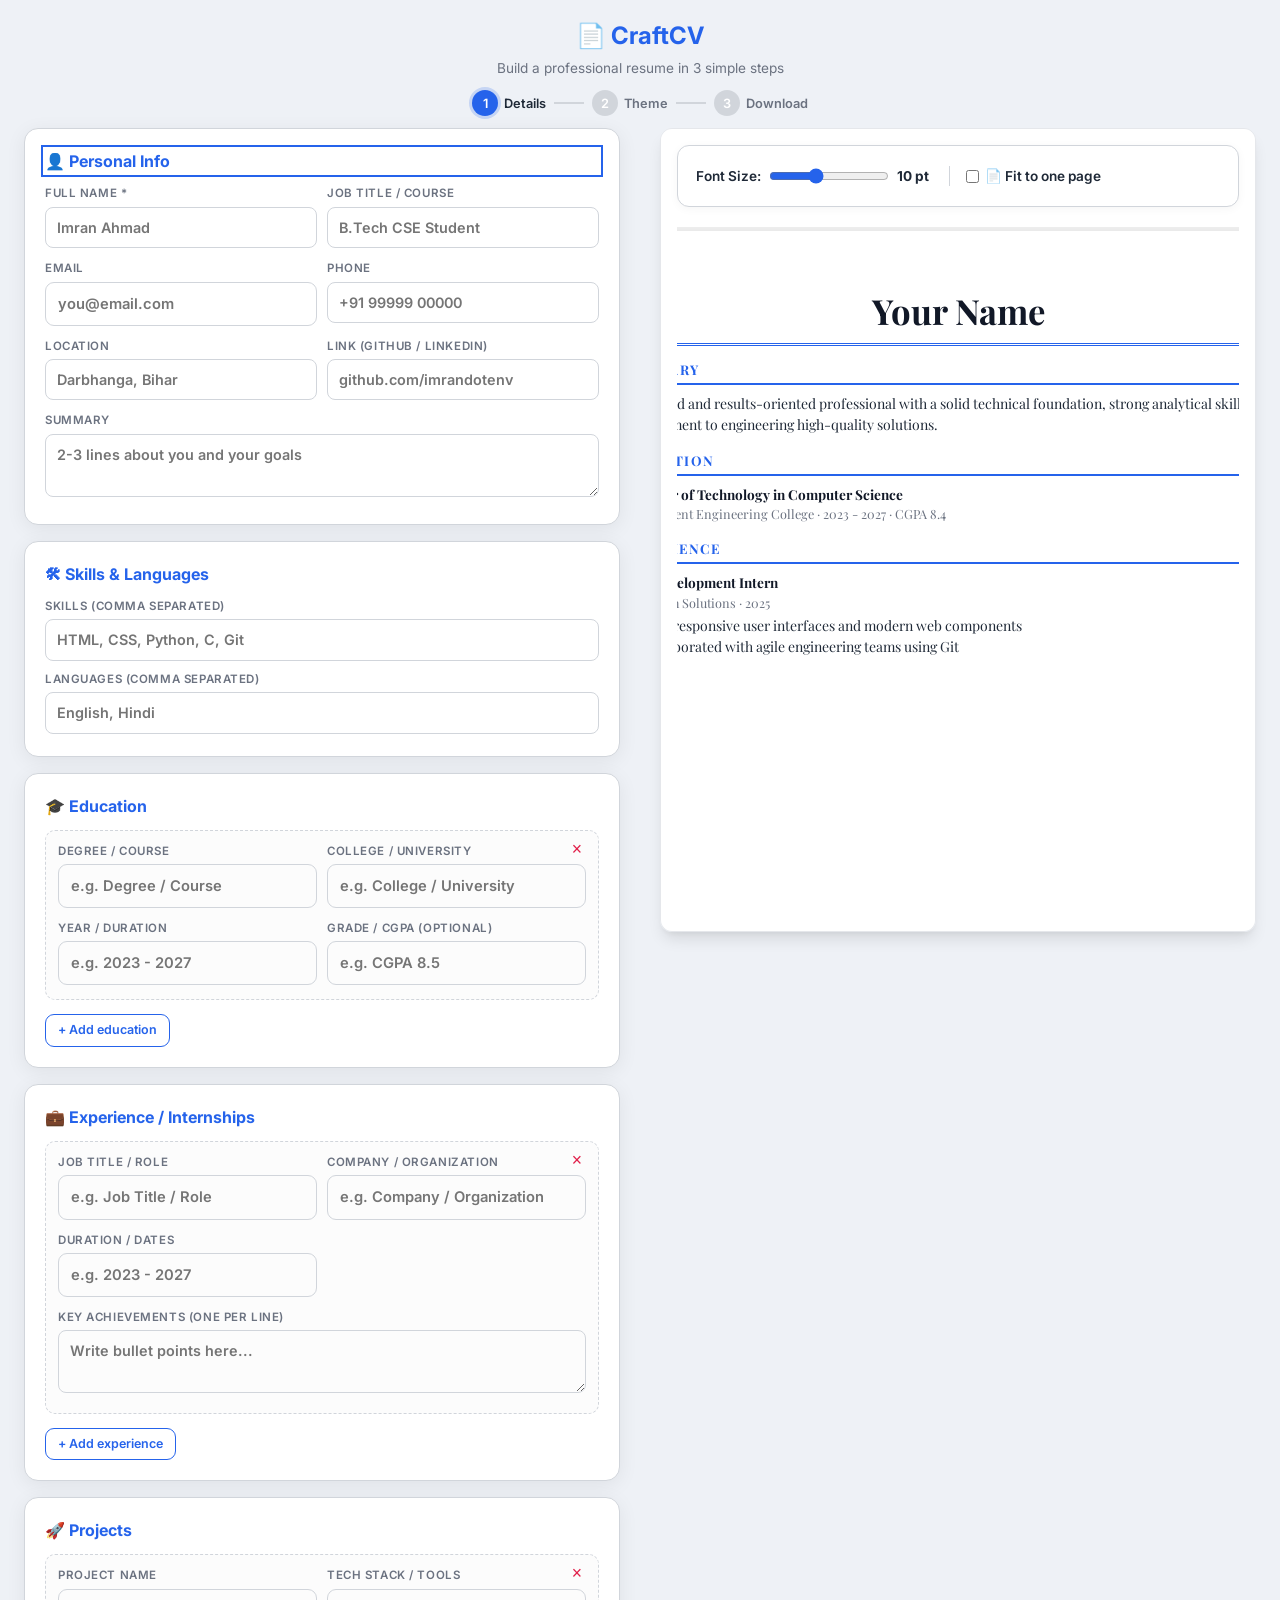
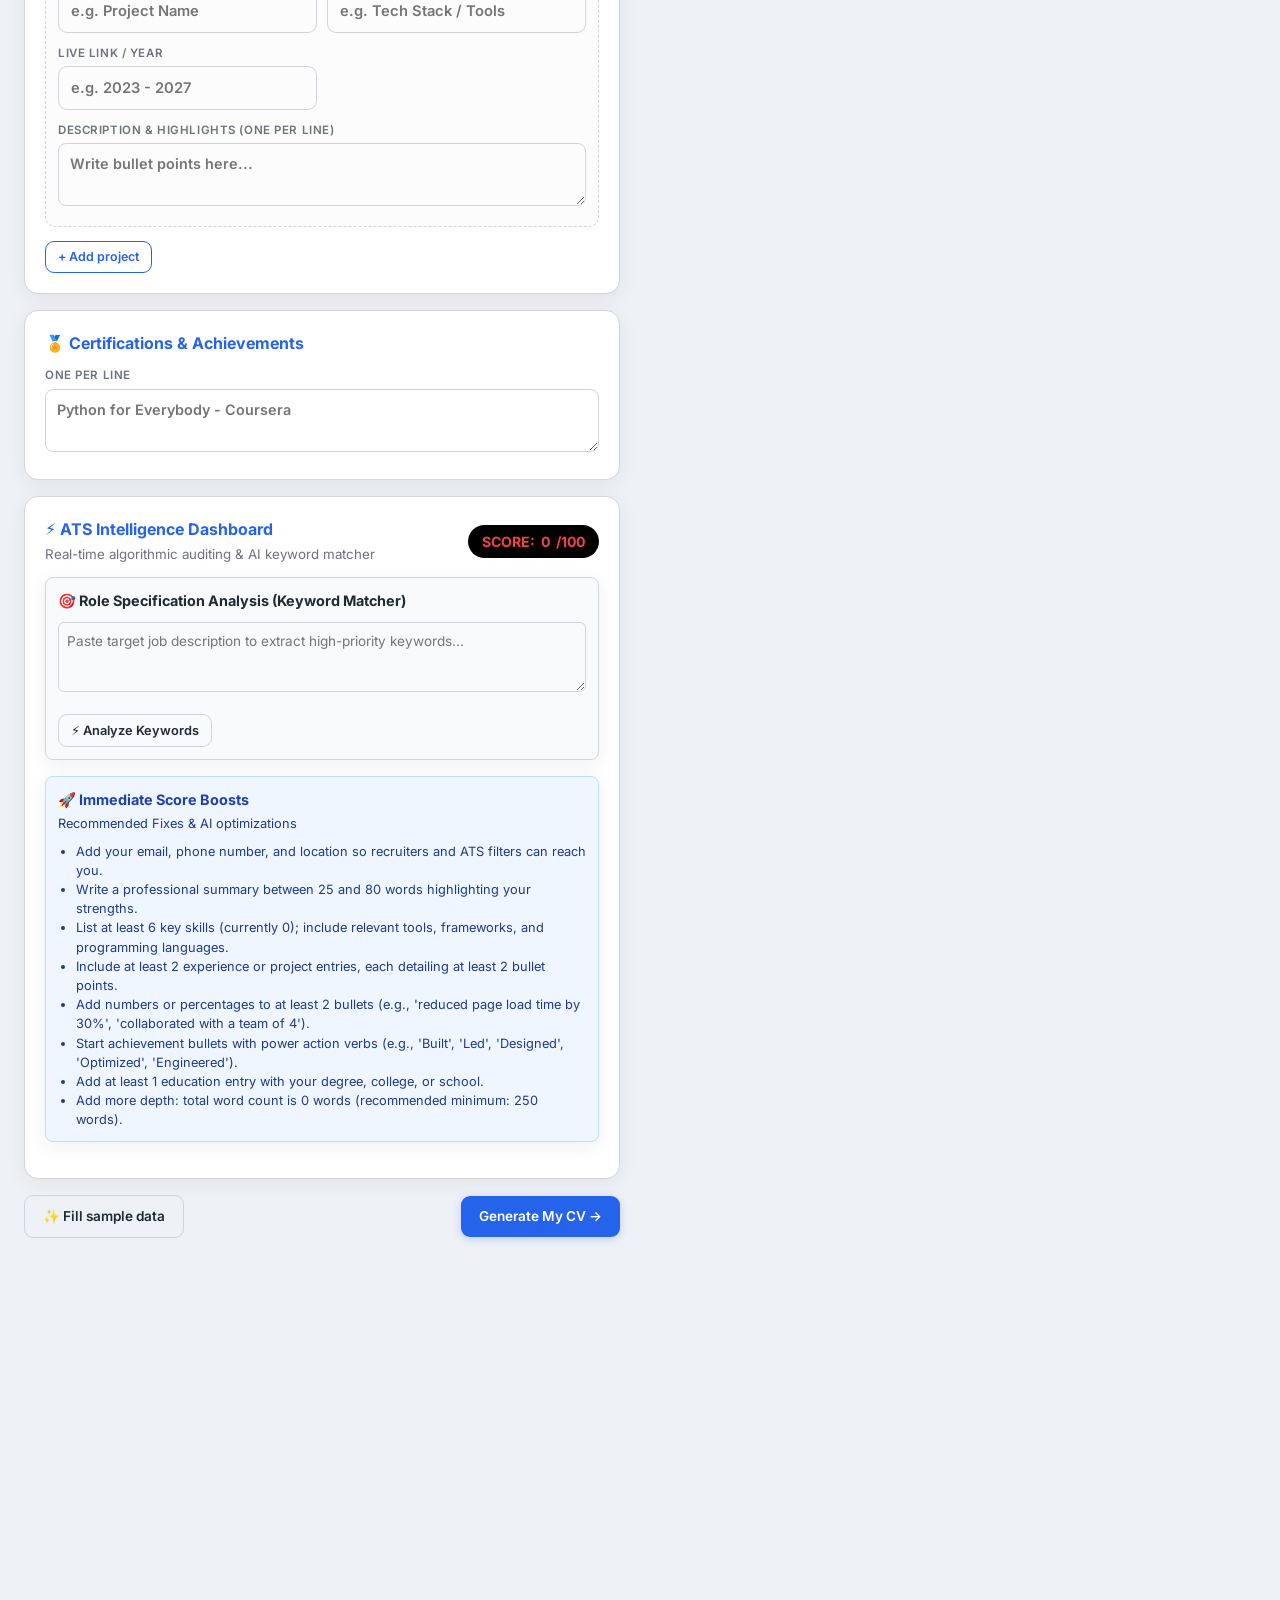
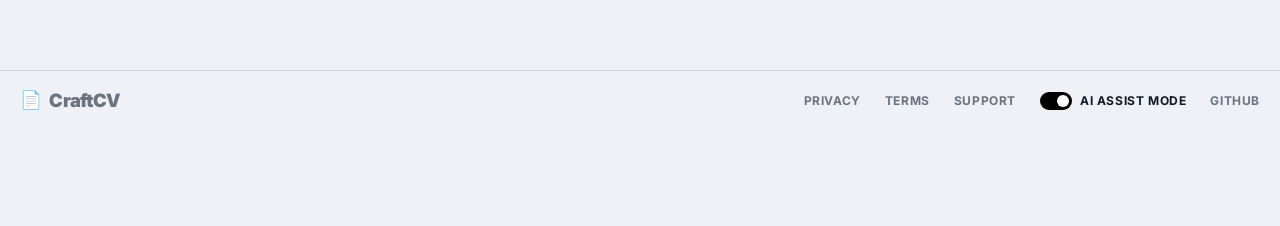
<file: cv-wizard.html>
<!DOCTYPE html>
<html lang="en">
<head>
<meta charset="UTF-8">
<meta name="viewport" content="width=device-width, initial-scale=1">
<meta name="description" content="CraftCV - Build your professional resume in 3 simple steps.">
<title>CraftCV - Build Your Resume in 3 Steps</title>
<link href="https://fonts.googleapis.com/css2?family=Inter:wght@400;600;700&family=Playfair+Display:wght@600;700&display=swap" rel="stylesheet">
<link rel="stylesheet" href="assets/css/base.css">
<link rel="stylesheet" href="assets/css/layout.css">
<link rel="stylesheet" href="assets/css/themes.css">
<link rel="stylesheet" href="assets/css/print.css">
<style>
:root{--accent:#2563eb;--bg:#eef1f6;--panel:#fff;--ink:#1f2937;--muted:#6b7280;--line:#d1d5db}
@media(prefers-color-scheme:dark){:root{--bg:#0f172a;--panel:#1e293b;--ink:#e5e7eb;--muted:#94a3b8;--line:#334155}}
*{box-sizing:border-box;margin:0;padding:0}
body{font-family:Inter,system-ui,sans-serif;background:var(--bg);color:var(--ink);min-height:100vh}
.wrap{max-width:860px;margin:0 auto;padding:12px 14px 48px}
.brand{text-align:center;margin:6px 0 12px}
.brand h1{font-size:1.5rem;color:var(--accent)}
.brand p{color:var(--muted);font-size:.85rem}

/* progress */
.steps{display:flex;justify-content:center;gap:8px;margin-bottom:12px}
.dot{display:flex;align-items:center;gap:6px;font-size:.8rem;color:var(--muted);font-weight:600}
.dot i{width:26px;height:26px;border-radius:50%;background:var(--line);color:#fff;display:grid;place-items:center;font-style:normal;transition:.3s}
.dot.on{color:var(--ink)}.dot.on i{background:var(--accent)}
.dot+.dot::before{content:"";width:30px;height:2px;background:var(--line);margin-right:2px}

.step{display:none;animation:in .4s ease}
.step.active{display:block}
@keyframes in{from{opacity:0;transform:translateY(14px)}to{opacity:1;transform:none}}
.card{background:var(--panel);border-radius:14px;padding:20px;box-shadow:0 4px 20px #0001;margin-bottom:16px}
.card h2{font-size:1rem;margin-bottom:12px;color:var(--accent)}
.grid{display:grid;grid-template-columns:1fr 1fr;gap:10px}
.full{grid-column:1/-1}
label.f{display:block;font-size:.72rem;font-weight:600;color:var(--muted);text-transform:uppercase;letter-spacing:.05em}
input,textarea{width:100%;margin-top:4px;padding:9px 11px;border:1.5px solid var(--line);border-radius:8px;background:transparent;color:var(--ink);font:inherit;font-size:.9rem;transition:.2s}
input:focus,textarea:focus{outline:none;border-color:var(--accent);box-shadow:0 0 0 3px #2563eb22}
textarea{resize:vertical;min-height:62px}
.row{border:1.5px dashed var(--line);border-radius:10px;padding:12px;margin-bottom:10px;position:relative}
.row .x{position:absolute;top:6px;right:8px;border:0;background:none;color:#e11d48;font-size:1.1rem;cursor:pointer}
.btn{border:0;border-radius:9px;padding:10px 18px;font:inherit;font-weight:600;font-size:.85rem;cursor:pointer;transition:.2s}
.btn:hover{transform:translateY(-2px)}
.pri{background:var(--accent);color:#fff}
.sec{background:transparent;border:1.5px solid var(--line);color:var(--ink)}
.add{background:transparent;color:var(--accent);border:1.5px solid var(--accent);padding:6px 12px;font-size:.78rem}
.nav{display:flex;justify-content:space-between;gap:10px;flex-wrap:wrap}

/* Secondary Export Action Buttons Grid */
.export-grid{display:grid;grid-template-columns:repeat(4,1fr);gap:8px;margin-bottom:10px}
.grid-cols-2{display:grid}
.btn-export{background:var(--panel);border:1.5px solid var(--line);color:var(--ink);padding:8px 12px;font-size:.8rem;font-weight:600;border-radius:8px;cursor:pointer;display:inline-flex;align-items:center;justify-content:center;gap:6px;transition:.2s;white-space:nowrap}
.btn-export:hover{border-color:var(--accent);color:var(--accent);transform:translateY(-1px)}

/* Formatting Controls Toolbar - Relative/Static positioning above CV wrapper, Zero overlap */
.formatting-controls-card.card{background:var(--panel)!important;position:static!important}
.formatting-controls,
.formatting-controls-card,
.formatting-controls-card.card,
#formatting-controls-card {
  position: relative !important;
  background: var(--panel) !important;
  border: 1.5px solid var(--line) !important;
  border-radius: 12px !important;
  padding: 12px 18px !important;
  margin-bottom: 16px !important;
  box-shadow: 0 2px 10px rgba(0,0,0,.04) !important;
  top: auto !important;
  left: auto !important;
  right: auto !important;
  bottom: auto !important;
  transform: none !important;
  z-index: 10 !important;
}
.formatting-controls-inner{display:flex;align-items:center;justify-content:space-between;gap:16px;flex-wrap:wrap}
.format-group{display:flex;align-items:center;gap:8px}
.slider-group{display:flex;align-items:center;gap:8px;font-size:.85rem;font-weight:600;color:var(--ink)}
.slider-group input[type="range"]{width:120px;margin:0;accent-color:var(--accent);cursor:pointer}
.slider-val{font-size:.85rem;font-weight:700;color:var(--ink);min-width:36px}
.toggle-group{display:flex;align-items:center;gap:6px;font-size:.85rem;font-weight:600;color:var(--ink);cursor:pointer}
.toggle-group input[type="checkbox"]{width:auto;margin:0;accent-color:var(--accent);cursor:pointer}
.format-divider{width:1px;height:20px;background:var(--line)}
.print-tip-pill{font-size:.76rem;color:var(--muted);margin-bottom:10px;text-align:center;background:var(--panel);border:1px solid var(--line);border-radius:9999px;padding:4px 14px}

/* Mobile: Condense export buttons into 2-column grid (grid-cols-2) */
@media(max-width:640px){
  .export-grid,
  .export-grid.grid-cols-2,
  .grid-cols-2{grid-template-columns:repeat(2,1fr)!important;gap:8px!important}
  .btn-export{padding:8px 6px!important;font-size:.74rem!important;white-space:normal!important;text-align:center!important;width:100%!important}
  .formatting-controls-inner{flex-direction:column!important;align-items:flex-start!important;gap:10px!important}
  .format-divider{display:none!important}
  .slider-group input[type="range"]{width:110px!important}
}

/* Responsive Two-Column Wizard Grid for Large Screens (Desktop >= 1024px) */
@media(min-width:1024px){
  .wrap,#wizard-main{max-width:1440px!important;width:100%!important;padding-left:24px!important;padding-right:24px!important}
  .w-full{width:100%!important}
  .max-w-\[1400px\]{max-width:1400px!important}
  .mx-auto{margin-left:auto!important;margin-right:auto!important}
  .items-start{align-items:flex-start!important}
  .relative{position:relative!important}
  .lg\:grid{display:grid!important}
  .lg\:grid-cols-2{grid-template-columns:repeat(2,minmax(0,1fr))!important}
  .lg\:gap-10{gap:2.5rem!important}
  .lg\:gap-8{gap:2rem!important}
  .col-span-1{grid-column:span 1 / span 1!important}
  .wizard-grid{display:grid!important;grid-template-columns:repeat(2,minmax(0,1fr))!important;gap:2.5rem!important;align-items:start!important}
  .wizard-left-col,.wizard-form-column{width:100%!important;min-width:0!important}
  .hidden{display:none}
  .lg\:block{display:block!important}
  .sticky{position:sticky!important}
  .top-24{top:6rem!important}
  .h-\[calc\(100vh-6rem\)\]{height:calc(100vh - 6rem)!important}
  .overflow-y-auto{overflow-y:auto!important}
  .border{border-width:1px!important;border-style:solid!important}
  .border-gray-200{border-color:#e5e7eb!important}
  .rounded-xl{border-radius:0.75rem!important}
  .shadow-lg{box-shadow:0 10px 15px -3px rgba(0,0,0,0.1),0 4px 6px -2px rgba(0,0,0,0.05)!important}
  .bg-white{background-color:#ffffff!important}
  .p-4{padding:1rem!important}
  /* Sticky Right Column Live CV Preview - Pinned Stationary */
  .wizard-right-col,.wizard-preview-column,#wizard-preview-col{position:sticky!important;top:6rem!important;height:calc(100vh - 8rem);height:calc(100vh - 6rem)!important;overflow-y:auto!important;overflow-x:hidden!important;display:block!important;min-width:0!important}
  .wizard-preview-column .sheet,#wizard-preview-col .sheet{max-width:100%!important;box-sizing:border-box!important}
}

/* Mobile Fallback (< 1024px): Strictly single-column sequential layout */
@media(max-width:1023px){
  .wizard-grid,.lg\:grid{display:block!important}
  .wizard-left-col,.wizard-form-column{display:block!important;width:100%!important}
  .hidden{display:none}
  .wizard-right-col,.wizard-preview-column,#wizard-preview-col{position:static!important;top:auto!important;height:auto!important;overflow-y:visible!important;overflow-x:visible!important}
  #wizard-preview-col:not(.mobile-preview-active){display:none!important}
  #wizard-preview-col.mobile-preview-active{display:block!important;position:static!important;top:auto!important;height:auto!important;overflow-y:visible!important;overflow-x:visible!important;border:none!important;box-shadow:none!important;padding:0!important;background:transparent!important;margin-top:1.5rem!important}
  .step{padding-bottom:3.5rem!important}
  .step .nav,.nav{margin-bottom:4.5rem!important}
}

/* Mobile Bottom Navigation Bar - High-Depth Floating Pill */
.pb-24,.pb-28,body.pb-24,body.pb-28,.wrap.pb-24,.wrap.pb-28,.step.pb-28{padding-bottom:7rem!important}
.toast-msg{position:fixed;bottom:24px;right:24px;background:#065f46;color:#ecfdf5;padding:10px 18px;border-radius:9999px;box-shadow:0 8px 30px rgba(0,0,0,.15);font-size:.88rem;font-weight:600;z-index:2000;display:none;animation:toastFadeIn .3s ease}
.toast-msg.visible{display:block}
@keyframes toastFadeIn{from{opacity:0;transform:translateY(8px)}to{opacity:1;transform:none}}
@media(max-width:768px){.toast-msg,#toast-msg,.selected-template-pill{bottom:5rem!important;left:50%!important;right:auto!important;transform:translateX(-50%)!important;width:max-content!important;max-width:90%!important;text-align:center!important;box-sizing:border-box!important;z-index:2000!important}}
.mobile-bottom-nav{position:fixed!important;bottom:1.5rem!important;left:50%!important;transform:translateX(-50%)!important;width:max-content!important;min-width:85%!important;max-width:92%!important;margin:0 auto!important;z-index:100!important;display:flex!important;border-radius:9999px!important;background:rgba(255,255,255,.75)!important;-webkit-backdrop-filter:blur(20px)!important;backdrop-filter:blur(20px)!important;border:1px solid rgba(0,0,0,.08)!important;box-shadow:0 10px 25px -5px rgba(0,0,0,.1)!important}
.mobile-bottom-nav-container{display:flex!important;justify-content:space-between!important;align-items:center!important;padding:.5rem .5rem!important;gap:1rem!important;width:100%!important;box-sizing:border-box!important}
.bottom-nav-item{display:inline-flex!important;align-items:center!important;justify-content:center!important;min-height:36px!important;padding:.375rem .75rem!important;font-size:.75rem!important;font-weight:900!important;color:#4b5563!important;text-transform:uppercase!important;letter-spacing:.05em!important;text-decoration:none!important;border-radius:9999px!important;transition:all .2s ease!important;cursor:pointer!important;white-space:nowrap!important}
.bottom-nav-item:hover{color:#000!important;background:rgba(0,0,0,.04)!important}
.bottom-nav-build{background-color:#000!important;color:#fff!important;padding:.625rem 1.5rem!important;border-radius:9999px!important;font-size:.75rem!important;font-weight:900!important;text-transform:uppercase!important;box-shadow:0 2px 8px rgba(0,0,0,.15)!important}
.bottom-nav-build:hover{background-color:#171717!important;color:#fff!important}
.text-xs{font-size:.75rem!important;line-height:1rem!important}
.font-black{font-weight:900!important}
.text-gray-600{color:#4b5563!important}
.uppercase{text-transform:uppercase!important}
.tracking-wider{letter-spacing:.05em!important}
.px-2{padding-left:.5rem!important;padding-right:.5rem!important}
.py-2{padding-top:.5rem!important;padding-bottom:.5rem!important}
.gap-4{gap:1rem!important}
.justify-between{justify-content:space-between!important}
.px-6{padding-left:1.5rem!important;padding-right:1.5rem!important}
.py-2-5,.py-2\.5{padding-top:.625rem!important;padding-bottom:.625rem!important}
@media(min-width:768px){.mobile-bottom-nav,.md\:hidden{display:none!important}}
@media print{.mobile-bottom-nav{display:none!important}body.pb-24,body.pb-28,.wrap.pb-24,.wrap.pb-28,.pb-24,.pb-28{padding-bottom:0!important}}
html.basic-mode,body.basic-mode{background-color:#f3f4f6!important;background:#f3f4f6!important;background-image:none!important;color:#333333!important;font-family:Arial,"Helvetica Neue",Helvetica,sans-serif!important}
body.basic-mode input,body.basic-mode button,body.basic-mode select,body.basic-mode textarea,body.basic-mode .btn,body.basic-mode h1,body.basic-mode h2,body.basic-mode h3,body.basic-mode p,body.basic-mode span,body.basic-mode label{font-family:Arial,"Helvetica Neue",Helvetica,sans-serif!important}
body.basic-mode svg:not(#smart-mode-loader svg),.basic-mode svg:not(#smart-mode-loader svg),body.basic-mode svg:not(#smart-mode-loader svg) *,.basic-mode svg:not(#smart-mode-loader svg) *,body.basic-mode .icon,body.basic-mode .tip-icon,body.basic-mode .clean-check-icon,body.basic-mode .badge-dot,body.basic-mode .status-dot,body.basic-mode .score-svg,body.basic-mode .footer-logo-badge,body.basic-mode .mini-avatar-ph,body.basic-mode .mini-bar,body.basic-mode .mini-divider,body.basic-mode .scene-glow-disc,body.basic-mode .bottom-fade-container,body.basic-mode .pastel-glow-backdrop,body.basic-mode .pastel-blob,html.basic-mode .pastel-glow-backdrop,html.basic-mode .pastel-blob,body.basic-mode [class*="decor"],body.basic-mode [class*="badge-dot"],body.basic-mode [class*="glow"],body.basic-mode [class*="disc"]{display: none !important; background: none !important;}
body.basic-mode *,body.basic-mode *::before,body.basic-mode *::after,html.basic-mode *,html.basic-mode *::before,html.basic-mode *::after,.basic-mode *{text-shadow:none!important;filter:none!important;backdrop-filter:none!important;-webkit-backdrop-filter:none!important;transition:none!important;animation:none!important}
.basic-mode *{transition:none!important}
body.basic-mode .card,body.basic-mode .bento-card,body.basic-mode .panel,body.basic-mode .formatting-controls-card,body.basic-mode .notification-pill,body.basic-mode .frosted-glass-pill,body.basic-mode .glass,body.basic-mode .roll-box,body.basic-mode .preview-container{background:#ffffff!important;background-color:#ffffff!important;border:1px solid #d1d5db!important;border-radius:4px!important;box-shadow:none!important}
body.basic-mode .row{background:#f9fafb!important;border:1px solid #e5e7eb!important;border-radius:4px!important;box-shadow:none!important}
body.basic-mode .step{border:none!important;box-shadow:none!important}
body.basic-mode header.top-nav,body.basic-mode .top-nav,body.basic-mode header.brand{background:#d1d5db!important;border:1px solid #000000!important;box-shadow:none!important;border-radius:0!important;backdrop-filter:none!important;-webkit-backdrop-filter:none!important}
body.basic-mode .mobile-bottom-nav{background:#d1d5db!important;border:1px solid #000000!important;border-radius:0!important;box-shadow:none!important;backdrop-filter:none!important;-webkit-backdrop-filter:none!important}
body.basic-mode .mobile-bottom-nav .bottom-nav-item,body.basic-mode .nav-roll-link,body.basic-mode .nav-roll-cta{border-radius:0!important;border:1px solid #767676!important;background:#efefef!important;color:#000000!important;box-shadow:none!important}
body.basic-mode .mobile-bottom-nav .bottom-nav-build{border-radius:0!important;border:1px solid #767676!important;background-color:#efefef!important;color:#000000!important;box-shadow:none!important;transform:none!important}
body.basic-mode .satoshi-black,body.basic-mode .tracking-tighter-h,body.basic-mode .tracking-tighter{font-family:Arial,"Helvetica Neue",Helvetica,sans-serif!important;letter-spacing:normal!important;font-weight:700!important}
body.basic-mode .rounded-full,body.basic-mode .rounded-2xl,body.basic-mode .rounded-xl,body.basic-mode .rounded-lg,body.basic-mode .dot i{border-radius:4px!important}
body.basic-mode input,body.basic-mode textarea,body.basic-mode select{background-color:#ffffff!important;border:1px solid #cccccc!important;border-radius:4px!important;color:#333333!important;box-shadow:inset 0 1px 1px rgba(0,0,0,.075)!important;font-size:0.9rem!important}
body.basic-mode input:focus,body.basic-mode textarea:focus,body.basic-mode select:focus{border-color:#66afe9!important;outline:0!important;box-shadow:inset 0 1px 1px rgba(0,0,0,.075),0 0 8px rgba(102,175,233,.6)!important}
body.basic-mode button,body.basic-mode .btn,body.basic-mode button.btn.pri,body.basic-mode .btn.pri,body.basic-mode .btn-primary,body.basic-mode .btn-hero-primary,body.basic-mode .btn-hero-secondary,body.basic-mode #hero-generate-btn,body.basic-mode #hero-sample-cta,body.basic-mode .btn-generate-cv,body.basic-mode .bottom-nav-build,body.basic-mode .mobile-bottom-nav .bottom-nav-build,body.basic-mode .nav-roll-cta,body.basic-mode .bento-pill-btn,body.basic-mode .btn-use-tpl,body.basic-mode .btn.sec,body.basic-mode .btn-export,body.basic-mode .btn.add,body.basic-mode .btn-icon,body.basic-mode #to2,body.basic-mode #to3,body.basic-mode input[type="button"],body.basic-mode input[type="submit"],body.basic-mode input[type="reset"]{background:#efefef!important;background-color:#efefef!important;color:#000000!important;border:1px solid #767676!important;border-radius:0!important;box-shadow:none!important;text-shadow:none!important;text-transform:none!important;letter-spacing:normal!important;font-weight:normal!important;font-family:Arial,"Helvetica Neue",Helvetica,sans-serif!important;transform:none!important;cursor:pointer!important}
body.basic-mode button:hover,body.basic-mode .btn:hover,body.basic-mode button.btn.pri:hover,body.basic-mode .btn.pri:hover,body.basic-mode .btn-primary:hover,body.basic-mode .btn-hero-primary:hover,body.basic-mode .btn-hero-secondary:hover,body.basic-mode #hero-generate-btn:hover,body.basic-mode #hero-sample-cta:hover,body.basic-mode .btn-generate-cv:hover,body.basic-mode .bottom-nav-build:hover,body.basic-mode .mobile-bottom-nav .bottom-nav-build:hover,body.basic-mode .nav-roll-cta:hover,body.basic-mode .bento-pill-btn:hover,body.basic-mode .btn-use-tpl:hover,body.basic-mode .btn.sec:hover,body.basic-mode .btn-export:hover,body.basic-mode .btn.add:hover,body.basic-mode .btn-icon:hover,body.basic-mode #to2:hover,body.basic-mode #to3:hover{background:#e5e5e5!important;background-color:#e5e5e5!important;border-color:#4f4f4f!important;color:#000000!important;transform:none!important}
body.basic-mode button:active,body.basic-mode .btn:active,body.basic-mode button.btn.pri:active,body.basic-mode .btn.pri:active,body.basic-mode .btn-primary:active,body.basic-mode .bottom-nav-build:active,body.basic-mode .mobile-bottom-nav .bottom-nav-build:active,body.basic-mode .nav-roll-cta:active{background:#d4d4d4!important;background-color:#d4d4d4!important;border-style:inset!important}
body.basic-mode #s2,body.basic-mode #d2,body.basic-mode #step2,body.basic-mode .step2-bento-wrap,body.basic-mode .themes,body.basic-mode #themes,body.basic-mode .colors,body.basic-mode #colors,body.basic-mode #change-theme-btn,body.basic-mode #change-theme-left-btn,body.basic-mode [data-go="2"],body.basic-mode .smart-feature,body.basic-mode #ats-section,body.basic-mode .ats-dashboard-section,body.basic-mode #ats-badge-pill,body.basic-mode .ats-score-badge,body.basic-mode .ats-score-hero-card,body.basic-mode #score-ring-progress,body.basic-mode #jd-matcher-card,body.basic-mode .jd-matcher-card,body.basic-mode #ats-tips-container,body.basic-mode .ats-tips-card,body.basic-mode #formatting-controls-card,body.basic-mode .formatting-controls-card,html.basic-mode .smart-feature{display:none!important}
body.basic-mode .sheet,.sheet.t-raw,.sheet.basic-raw-template{display:block!important;width:100%!important;max-width:210mm!important;min-height:297mm!important;background:#ffffff!important;color:#000000!important;padding:24mm 20mm!important;border:1px solid #d1d5db!important;border-radius:0!important;box-shadow:0 1px 3px rgba(0,0,0,.1)!important;font-family:'Times New Roman',Times,Georgia,serif!important;font-size:11pt!important;line-height:1.35!important;text-align:left!important;box-sizing:border-box!important;transform:none!important}
body.basic-mode .sheet header,body.basic-mode .sheet aside,body.basic-mode .sheet main,body.basic-mode .sheet section,body.basic-mode .sheet .grid,body.basic-mode .sheet .cols,body.basic-mode .sheet .side,body.basic-mode .sheet .main-col,body.basic-mode .sheet .sidebar,.sheet.t-raw header,.sheet.t-raw aside,.sheet.t-raw main,.sheet.basic-raw-template header,.sheet.basic-raw-template aside,.sheet.basic-raw-template main{display:block!important;width:100%!important;float:none!important;clear:both!important;padding:0!important;margin:0!important;background:transparent!important;grid-template-columns:none!important;grid-template-areas:none!important;border:none!important}
body.basic-mode .sheet h1,.sheet.t-raw h1,.sheet.basic-raw-template h1{font-size:18pt!important;font-weight:bold!important;text-align:center!important;margin:0 0 4px 0!important;text-transform:uppercase!important;letter-spacing:normal!important;color:#000000!important;font-family:'Times New Roman',Times,Georgia,serif!important;border:none!important}
body.basic-mode .sheet header p,body.basic-mode .sheet .role,.sheet.t-raw p:first-of-type,.sheet.basic-raw-template p:first-of-type{text-align:center!important;font-size:10.5pt!important;color:#333333!important;margin:0 0 14px 0!important;font-weight:normal!important;font-family:'Times New Roman',Times,Georgia,serif!important}
body.basic-mode .sheet h2,body.basic-mode .sheet h3,body.basic-mode .sheet .section-title,.sheet.t-raw h2,.sheet.basic-raw-template h2{font-size:12pt!important;font-weight:bold!important;margin:14px 0 6px 0!important;border:none!important;border-bottom:1px solid #000000!important;padding-bottom:2px!important;text-transform:uppercase!important;letter-spacing:0.5px!important;color:#000000!important;background:transparent!important;font-family:'Times New Roman',Times,Georgia,serif!important;text-align:left!important}
body.basic-mode .sheet p,.sheet.t-raw p,.sheet.basic-raw-template p{font-size:10.5pt!important;margin:4px 0!important;color:#000000!important;font-family:'Times New Roman',Times,Georgia,serif!important;line-height:1.35!important}
body.basic-mode .sheet .it,.sheet.t-raw .it,.sheet.basic-raw-template .it{margin-bottom:8px!important}
body.basic-mode .sheet .it b,body.basic-mode .sheet strong,.sheet.t-raw strong,.sheet.basic-raw-template strong{font-weight:bold!important;color:#000000!important;font-size:10.5pt!important}
body.basic-mode .sheet .it span{display:inline!important;color:#333333!important;font-size:10pt!important;margin-left:4px!important}
body.basic-mode .sheet ul,.sheet.t-raw ul,.sheet.basic-raw-template ul{margin:3px 0 6px 20px!important;padding:0!important;list-style-type:disc!important}
body.basic-mode .sheet li,.sheet.t-raw li,.sheet.basic-raw-template li{font-size:10pt!important;margin-bottom:2px!important;color:#000000!important;line-height:1.35!important;font-family:'Times New Roman',Times,Georgia,serif!important}
body.basic-mode .sheet .tags,body.basic-mode .sheet ul.p,body.basic-mode .sheet .tags li{display:inline!important;background:transparent!important;border:none!important;border-radius:0!important;padding:0!important;margin:0!important;color:#000000!important;font-size:10pt!important}
body.basic-mode .sheet .tags li:not(:last-child)::after{content:", "!important}
@keyframes scorePop{0%{transform:scale(0.6);opacity:0}50%{transform:scale(1.18);opacity:1}75%{transform:scale(0.95)}100%{transform:scale(1);opacity:1}}
.score-pop-animation{animation:scorePop .6s cubic-bezier(.34,1.56,.64,1) forwards!important}
@keyframes smartReveal{0%{opacity:.4;filter:blur(4px);transform:scale(0.98)}100%{opacity:1;filter:blur(0px);transform:scale(1)}}
.smart-reveal-animation{animation:smartReveal .45s cubic-bezier(.16,1,.3,1) forwards!important}
.z-\[999\],.z-999{z-index:999!important}
@keyframes spin{from{transform:rotate(0deg)}to{transform:rotate(360deg)}}
.animate-spin{animation:spin .85s linear infinite!important}
/* Tiny text-less CSS spinner directly inside toggle button during 800ms transition */
body.basic-mode #smart-mode-loader{display:none!important}
.smart-toggle-switch.is-loading .smart-toggle-slider::after,
.smart-mode-toggle.is-loading .smart-toggle-slider::after{content:"";position:absolute;top:50%;left:50%;width:9px;height:9px;margin-top:-4.5px;margin-left:-4.5px;border:1.5px solid rgba(255,255,255,.4);border-top-color:#fff;border-radius:50%;animation:toggleMiniSpin .6s linear infinite;z-index:10;pointer-events:none}
.smart-mode-toggle.is-loading input:not(:checked)+.smart-toggle-slider::after,
.smart-toggle-switch.is-loading input:not(:checked)+.smart-toggle-slider::after{border-color:rgba(0,0,0,.2);border-top-color:#000}
@keyframes toggleMiniSpin{to{transform:rotate(360deg)}}
.smart-mode-toggle.is-loading{cursor:wait!important}
.smart-mode-toggle input:disabled+.smart-toggle-slider{opacity:.85;cursor:wait!important}
.footer-mode-item{display:inline-flex;align-items:center}
.smart-mode-toggle{display:inline-flex;align-items:center;gap:8px;cursor:pointer;user-select:none;font-size:.75rem;font-weight:700;text-transform:uppercase;letter-spacing:.05em;color:#6b7280;transition:color .2s}
.smart-mode-toggle:hover{color:#000}
.smart-toggle-switch{position:relative;display:inline-block;width:32px;height:18px;flex-shrink:0}
.smart-mode-input{opacity:0;width:0;height:0;position:absolute;margin:0;pointer-events:none}
.smart-toggle-slider{position:absolute;cursor:pointer;top:0;left:0;right:0;bottom:0;background-color:#d1d5db;border-radius:9999px;transition:.2s}
.smart-toggle-slider::before{position:absolute;content:"";height:12px;width:12px;left:3px;bottom:3px;background-color:#fff;border-radius:50%;transition:.2s;box-shadow:0 1px 3px rgba(0,0,0,.25)}
.smart-mode-input:checked+.smart-toggle-slider{background-color:#000}
.smart-mode-input:checked+.smart-toggle-slider::before{transform:translateX(14px)}
.smart-mode-label{display:inline-block;font-weight:700;color:inherit;white-space:nowrap}
body:not(.basic-mode) .smart-mode-label{color:#111827}
body.basic-mode .smart-mode-label{color:#9ca3af}

/* theme picker */
.themes{display:grid;grid-template-columns:repeat(auto-fit,minmax(170px,1fr));gap:12px}
.th{border:2.5px solid var(--line);border-radius:12px;padding:10px;cursor:pointer;transition:.25s;background:var(--panel)}
.th:hover{transform:translateY(-4px)}
.th.sel{border-color:var(--accent);box-shadow:0 0 0 4px #2563eb22}
.th b{display:block;font-size:.85rem;margin-top:8px}.th small{color:var(--muted)}
.mini{height:96px;border-radius:6px;background:#fff;border:1px solid #e5e7eb;position:relative;overflow:hidden}
.mini::before,.mini::after{content:"";position:absolute;background:#d1d5db;border-radius:2px}
.m-classic::before{left:20%;right:20%;top:12px;height:8px;background:var(--accent)}
.m-classic::after{left:10px;right:10px;top:34px;height:40px;background:repeating-linear-gradient(#d1d5db 0 4px,#fff 4px 10px)}
.m-modern::before{left:0;top:0;bottom:0;width:34%;background:var(--accent)}
.m-modern::after{left:42%;right:10px;top:12px;height:70px;background:repeating-linear-gradient(#d1d5db 0 4px,#fff 4px 10px)}
.m-minimal::before{left:12px;top:12px;width:50%;height:6px;background:#374151}
.m-minimal::after{left:12px;right:12px;top:32px;height:50px;border-left:3px solid var(--accent);background:repeating-linear-gradient(#d1d5db 0 4px,#fff 4px 10px)}
.m-bold::before{left:0;right:0;top:0;height:34px;background:linear-gradient(120deg,var(--accent),#111827)}
.m-bold::after{left:10px;right:10px;top:46px;height:40px;background:repeating-linear-gradient(#d1d5db 0 4px,#fff 4px 10px)}
.colors{display:flex;gap:10px;margin:14px 0 6px}
.cd{width:30px;height:30px;border-radius:50%;cursor:pointer;border:3px solid transparent;transition:.2s}
.cd:hover{transform:scale(1.15)}.cd.sel{border-color:var(--ink)}

/* ===== CV SHEET ===== */
.stage{display:flex;justify-content:center;overflow-x:auto;padding:4px}
.sheet{width:210mm;min-height:297mm;background:#fff;color:#1f2937;box-shadow:0 10px 40px #0004;font-size:10.5pt;line-height:1.5;flex-shrink:0}
.sheet h1{font-size:26pt;line-height:1.1}
.sheet .role{color:var(--accent);font-weight:600;font-size:12pt}
.sheet h3{font-size:10pt;text-transform:uppercase;letter-spacing:.12em;color:var(--accent);border-bottom:2px solid var(--accent);padding-bottom:3px;margin:16px 0 8px}
.sheet ul{margin:3px 0 0 18px}.sheet ul.p{list-style:none;margin:0}.sheet ul.p li{margin-bottom:3px}
.sheet .it{margin-bottom:10px}.sheet .it b{display:block}.sheet .it span{color:#6b7280;font-size:9.5pt}
.sheet .tags{display:flex;flex-wrap:wrap;gap:5px}
.sheet .tags li{list-style:none;margin:0;background:#f3f4f6;border:1px solid var(--accent);color:#1f2937;padding:1px 9px;border-radius:99px;font-size:9pt}
.sheet main>section:first-child h3,.sheet aside>section:first-child h3{margin-top:0}

.t-classic{font-family:Georgia,"Playfair Display",serif;padding:16mm}
.t-classic h1{font-family:"Playfair Display",Georgia,serif}
.t-classic header{text-align:center;border-bottom:3px double var(--accent);padding-bottom:10px}
.t-classic aside{margin-top:8px}

.t-modern,.t-bold{display:grid;grid-template-columns:34% 66%;grid-template-areas:"h h" "s m";font-family:Inter,sans-serif}
.t-modern header{grid-area:h;background:var(--accent);color:#fff;padding:14mm 12mm 10mm}
.t-modern header .role{color:#ffffffcc}
.t-modern aside,.t-bold aside{grid-area:s;background:#f3f4f6;padding:8mm}
.t-modern main,.t-bold main{grid-area:m;padding:8mm 10mm}

.t-bold header{grid-area:h;background:linear-gradient(120deg,var(--accent),#111827);color:#fff;padding:16mm 12mm 12mm}
.t-bold header h1{font-size:30pt;letter-spacing:.03em;text-transform:uppercase}
.t-bold header .role{color:#fff;opacity:.85}
.t-bold h3{border:0;background:var(--accent);color:#fff;padding:2px 8px;border-radius:3px}

.t-minimal{font-family:Inter,sans-serif;padding:16mm;font-size:10pt}
.t-minimal h1{font-weight:400;font-size:30pt;letter-spacing:.04em}
.t-minimal h3{border:0;border-left:4px solid var(--accent);padding-left:8px;letter-spacing:.2em}
.t-minimal aside{margin-top:6px}

.err{color:#e11d48;font-size:.8rem;margin-bottom:8px;display:none}
@media(max-width:640px){.grid{grid-template-columns:1fr}.dot span{display:none}}

@page{size:A4;margin:0}
@media print{
  html,body{background:#fff!important;color:#000!important;margin:0!important;padding:0!important;width:210mm!important;height:auto!important}
  .wrap,.cv-wrapper{padding:0!important;max-width:none!important;margin:0!important}
  .wizard-grid,.lg\:grid{display:block!important}
  .wizard-left-col,.wizard-form-column,#wizard-left-col,#s1,#s2{display:none!important}
  #s3{display:block!important;padding:0!important;margin:0!important}
  #s3 .card,#s3 .nav,#s3 .export-grid,#s3 .print-tip-pill{display:none!important}
  .wizard-right-col,.wizard-preview-column,#wizard-preview-col{position:static!important;top:auto!important;height:auto!important;overflow:visible!important;display:block!important;padding:0!important;margin:0!important;border:none!important;box-shadow:none!important;background:transparent!important}
  header,.top-nav,header.top-nav,.brand,.steps,.nav,.noprint,.app-footer,footer,.mobile-bottom-nav,nav.mobile-bottom-nav,.mobile-bottom-nav-container,.bottom-nav-item,.bottom-nav-build,.formatting-controls,.formatting-controls-card,#formatting-controls-card,.sticky-cv-toolbar,.formatting-controls-inner,.export-grid,#export-controls,.secondary-export-bar,.print-tip-pill,.toast-msg,#toast-msg{display:none!important}
  .noprint{display:none!important}
  body.pb-24,body.pb-28,.wrap.pb-24,.wrap.pb-28,.pb-24,.pb-28{padding-bottom:0!important}
  .step{display:none!important}#s3{display:block!important;padding:0!important;margin:0!important}
  .stage,.cv-wrapper{padding:0!important;margin:0!important;overflow:visible!important;display:block!important}
  .sheet{box-shadow:none!important;width:210mm!important;min-height:297mm!important;margin:0!important;border-radius:0!important}
  *{-webkit-print-color-adjust:exact!important;print-color-adjust:exact!important}
}

/* Smart Hide-on-Scroll Top Floating Header */
header.top-nav,
.top-nav,
header,
.brand {
  transition: transform 0.3s cubic-bezier(0.4, 0, 0.2, 1);
}
.header-hidden,
header.header-hidden,
.top-nav.header-hidden {
  transform: translateY(-150%) !important;
}
</style>
</head>
<body class="pb-28 pb-24">
<main class="wrap pb-28 pb-24" id="wizard-main">
  <header class="brand top-nav-brand"><a href="index.html" style="text-decoration:none;color:inherit;" aria-label="CraftCV Home"><h1>📄 CraftCV</h1></a><p>Build a professional resume in 3 simple steps</p></header>
  <div class="steps">
    <div class="dot on" id="d1"><i>1</i><span>Details</span></div>
    <div class="dot" id="d2"><i>2</i><span>Theme</span></div>
    <div class="dot" id="d3"><i>3</i><span>Download</span></div>
  </div>

  <!-- Main Wizard Container: Two-Column Split on Large Screens (w-full max-w-[1400px] mx-auto lg:grid lg:grid-cols-2 lg:gap-10 items-start relative) -->
  <div class="w-full max-w-[1400px] mx-auto lg:grid lg:grid-cols-2 lg:gap-10 items-start relative wizard-grid" id="wizard-container">
    <!-- Left Column: Entire Input Form (Personal Info, Education, Experience, etc.) & Step Navigation Views -->
    <div class="col-span-1 wizard-left-col wizard-form-column pb-28" id="wizard-left-col">
      <!-- STEP 1 -->
      <section class="step active pb-28" id="s1">
        <form id="form" onsubmit="return false">
          <div class="card"><h2>👤 Personal Info</h2>
            <div class="grid">
              <label class="f">Full name *<input name="name" id="inp-name" placeholder="Imran Ahmad"></label>
              <label class="f">Job title / Course<input name="title" id="inp-title" placeholder="B.Tech CSE Student"></label>
              <label class="f">Email<input name="email" id="inp-email" type="email" placeholder="you@email.com"></label>
              <label class="f">Phone<input name="phone" id="inp-phone" placeholder="+91 99999 00000"></label>
              <label class="f">Location<input name="loc" id="inp-loc" placeholder="Darbhanga, Bihar"></label>
              <label class="f">Link (GitHub / LinkedIn)<input name="link" id="inp-link" placeholder="github.com/imrandotenv"></label>
              <label class="f full">Summary<textarea name="sum" id="inp-sum" placeholder="2-3 lines about you and your goals"></textarea></label>
            </div>
          </div>
          <div class="card"><h2>🛠 Skills &amp; Languages</h2>
            <label class="f">Skills (comma separated)<input name="skills" id="inp-skills" placeholder="HTML, CSS, Python, C, Git"></label>
            <label class="f" style="margin-top:10px">Languages (comma separated)<input name="langs" id="inp-langs" placeholder="English, Hindi"></label>
          </div>
          <div class="card"><h2>🎓 Education</h2><div id="g-edu"></div><button type="button" class="btn add" data-g="edu">+ Add education</button></div>
          <div class="card"><h2>💼 Experience / Internships</h2><div id="g-exp"></div><button type="button" class="btn add" data-g="exp">+ Add experience</button></div>
          <div class="card"><h2>🚀 Projects</h2><div id="g-proj"></div><button type="button" class="btn add" data-g="proj">+ Add project</button></div>
          <div class="card"><h2>🏅 Certifications &amp; Achievements</h2>
            <label class="f">One per line<textarea name="certs" id="inp-certs" placeholder="Python for Everybody - Coursera"></textarea></label>
          </div>

          <!-- ATS Score, Job Matcher & Smart Auditor Dashboard (Smart Feature) -->
          <section class="card smart-feature ats-dashboard-section" id="ats-section" style="margin-top:16px;">
            <div style="display:flex;justify-content:space-between;align-items:center;margin-bottom:12px;">
              <div>
                <h2 style="margin:0;">⚡ ATS Intelligence Dashboard</h2>
                <small style="color:var(--muted);">Real-time algorithmic auditing &amp; AI keyword matcher</small>
              </div>
              <div class="ats-score-badge smart-feature" id="ats-badge-pill" style="font-weight:700;padding:6px 14px;border-radius:9999px;background:#000;color:#fff;">
                SCORE: <span id="ats-badge-score">0</span>/100
              </div>
            </div>

            <!-- Job Description Keyword Matcher -->
            <div class="card smart-feature jd-matcher-card" style="margin-top:10px;background:#f9fafb;border:1px solid var(--line);border-radius:8px;padding:12px;">
              <h3 style="font-size:.9rem;margin-bottom:6px;">🎯 Role Specification Analysis (Keyword Matcher)</h3>
              <textarea id="jd-input-text" class="jd-input smart-feature" placeholder="Paste target job description to extract high-priority keywords..." style="width:100%;height:70px;padding:8px;border:1px solid var(--line);border-radius:6px;font-family:inherit;font-size:.85rem;"></textarea>
              <button type="button" class="btn sec smart-feature" id="jd-analyze-btn" style="margin-top:8px;padding:6px 12px;font-size:.8rem;">⚡ Analyze Keywords</button>
            </div>

            <!-- Immediate Score Boosts Recommendation Box -->
            <div class="card ats-tips-card smart-feature" id="ats-tips-container" style="margin-top:10px;background:#eff6ff;border:1px solid #bfdbfe;border-radius:8px;padding:12px;display:none;">
              <h3 style="font-size:.9rem;color:#1e40af;margin-bottom:4px;" class="smart-feature">🚀 Immediate Score Boosts</h3>
              <p style="font-size:.8rem;color:#1e3a8a;margin:0;" class="smart-feature">Recommended Fixes &amp; AI optimizations</p>
              <ul id="ats-tips-list" class="smart-feature" style="margin:8px 0 0 18px;font-size:.8rem;color:#1e3a8a;"></ul>
            </div>
          </section>
        </form>
        <p class="err" id="err">Please enter your name to continue.</p>
        <div class="nav noprint pb-8 mb-8" style="margin-bottom: 4rem !important;"><button class="btn sec" id="sample">✨ Fill sample data</button><button class="btn pri" id="to2">Next: Choose Theme →</button></div>
      </section>

      <!-- STEP 2 -->
      <section class="step pb-28" id="s2">
        <div class="card"><h2>🎨 Pick a template</h2>
          <div class="themes" id="themes">
            <div class="th sel" data-t="classic"><div class="mini m-classic"></div><b>Classic</b><small>Elegant serif, centered</small></div>
            <div class="th" data-t="modern"><div class="mini m-modern"></div><b>Modern</b><small>Two columns, bold header</small></div>
            <div class="th" data-t="minimal"><div class="mini m-minimal"></div><b>Minimal</b><small>Clean and airy</small></div>
            <div class="th" data-t="bold"><div class="mini m-bold"></div><b>Bold</b><small>Gradient, high impact</small></div>
          </div>
          <h2 style="margin-top:18px">Accent colour</h2>
          <div class="colors" id="colors"></div>
        </div>
        <div class="nav noprint pb-8 mb-8" style="margin-bottom: 4rem !important;"><button class="btn sec" data-go="1">← Back</button><button class="btn pri" id="to3">Generate My CV →</button></div>
      </section>

      <!-- STEP 3 ACTIONS -->
      <section class="step pb-28" id="s3">
        <div class="card noprint">
          <h2>🎉 Resume Ready &amp; Actions</h2>
          <p style="color:var(--muted);font-size:0.88rem;margin-bottom:14px;">Your resume is generated and previewed in real-time. Print, export as HTML/JSON, or copy text directly.</p>
          <div class="nav noprint" style="margin-bottom:12px;display:flex;justify-content:space-between;align-items:center;flex-wrap:wrap;gap:8px">
            <div style="display:flex;gap:8px">
              <button class="btn sec" data-go="1">✏️ Edit details</button>
              <button class="btn sec" id="change-theme-btn" data-go="2">🎨 Change Theme</button>
            </div>
            <button class="btn pri" id="print-btn" onclick="window.print()">🖨️ Print / Save as PDF</button>
          </div>

          <!-- Secondary Export Buttons (Condensed into 2-column grid on mobile) -->
          <div class="export-grid grid-cols-2 noprint" id="export-controls" style="margin-top:12px;">
            <button type="button" class="btn btn-export" id="download-html-btn" title="Download standalone HTML file">💾 Download as HTML</button>
            <button type="button" class="btn btn-export" id="copy-text-btn" title="Copy formatted text to clipboard">📋 Copy Plain Text</button>
            <button type="button" class="btn btn-export" id="export-json-btn" title="Save resume JSON backup">📤 Export JSON</button>
            <button type="button" class="btn btn-export" id="import-json-btn" title="Load resume JSON file">📥 Import JSON</button>
            <input type="file" id="import-json-input" accept=".json" class="file-input-hidden" style="display:none">
          </div>

          <!-- Print Tip Pill -->
          <div class="print-tip-pill noprint" style="margin-top:12px;">💡 <strong>Print Tip:</strong> In print dialog choose "Save as PDF", set margins to <b>None</b> and turn on <b>Background graphics</b>.</div>
        </div>
      </section>
    </div>

    <!-- Right Column: Stationary Live CV Template Preview Pinned via Sticky Positioning -->
    <div class="hidden lg:block sticky top-24 h-[calc(100vh-6rem)] overflow-y-auto border border-gray-200 rounded-xl shadow-lg bg-white p-4 wizard-right-col wizard-preview-column" id="wizard-preview-col">
      <!-- Formatting Toolbar (Font Size slider, 'Fit to one page' toggle) - Relative/Static positioning immediately before CV wrapper -->
      <div class="formatting-controls-card card noprint" id="formatting-controls-card" style="position: relative !important; top: auto !important; margin-bottom: 1.25rem !important; z-index: 10 !important;">
        <div class="formatting-controls-inner">
          <div class="format-group">
            <label class="slider-group" for="font-size-slider">
              <span>Font Size:</span>
              <input type="range" id="font-size-slider" min="9" max="12" step="0.5" value="10" aria-label="Resume font size slider">
              <span class="slider-val" id="font-size-val">10 pt</span>
            </label>
          </div>
          <div class="format-divider" aria-hidden="true"></div>
          <div class="format-group">
            <label class="toggle-group" for="fit-one-page-toggle">
              <input type="checkbox" id="fit-one-page-toggle">
              <span>📄 Fit to one page</span>
            </label>
          </div>
        </div>
      </div>

      <!-- CV Wrapper / Stage -->
      <div class="stage" id="stage"><div class="cv-wrapper"><article class="sheet" id="cv"></article></div></div>
    </div>
  </div>
</main>

<!-- Structured Professional Footer -->
<footer class="app-footer noprint py-8" style="position: relative; z-index: 100; background: transparent;">
  <div class="footer-container">
    <!-- Far Left: Stark Black Logo / Brand Name -->
    <div class="footer-brand">
      <a href="index.html" class="footer-logo satoshi-black tracking-tighter" aria-label="CraftCV Home">
        <span class="footer-logo-badge" aria-hidden="true">📄</span>
        <span>CraftCV</span>
      </a>
    </div>

    <!-- Far Right: Minimalist Horizontal List of Utility Links -->
    <nav class="footer-nav" aria-label="Footer Utility Navigation">
      <ul class="footer-links">
        <li><a href="privacy.html" class="footer-link">Privacy</a></li>
        <li><a href="terms.html" class="footer-link">Terms</a></li>
        <li><a href="mailto:help@ceimran.in" class="footer-link" title="Contact">Support</a></li>
        <li class="footer-mode-item">
          <label class="smart-mode-toggle" for="smart-mode-toggle" title="Toggle AI / ATS Assist Mode">
            <span class="smart-toggle-switch">
              <input type="checkbox" id="smart-mode-toggle" class="smart-mode-input" checked aria-label="AI Assist Mode">
              <span class="smart-toggle-slider" aria-hidden="true"></span>
            </span>
            <span class="smart-mode-label">AI Assist Mode</span>
          </label>
        </li>
        <li><a href="https://github.com/imrandotenv/CraftCV" target="_blank" rel="noopener noreferrer" class="footer-link">GitHub</a></li>
      </ul>
    </nav>
  </div>
</footer>


<script>
const $=s=>document.querySelector(s), $$=s=>[...document.querySelectorAll(s)];
const esc=s=>String(s||'').replace(/[&<>"]/g,c=>({'&':'&amp;','<':'&lt;','>':'&gt;','"':'&quot;'}[c]));
const COLORS=['#2563eb','#059669','#e11d48','#d97706','#7c3aed','#0f766e'];
let theme='classic', accent=COLORS[0];

/* ---------- repeatable groups ---------- */
const LABELS={edu:['Degree / Class','College / School','Year','Marks / CGPA (optional)'],
  exp:['Role','Company','Dates','What you did (one point per line)'],
  proj:['Project name','Tech used','Link / Year','What it does (one point per line)']};
function addRow(g,d={}){
  const L=LABELS[g], r=document.createElement('div'); r.className='row';
  r.innerHTML=`<button type="button" class="x" title="Remove">×</button><div class="grid">
   <label class="f">${L[0]}<input data-k="a" value="${esc(d.a)}"></label>
   <label class="f">${L[1]}<input data-k="b" value="${esc(d.b)}"></label>
   <label class="f">${L[2]}<input data-k="c" value="${esc(d.c)}"></label>
   <label class="f">${g==='edu'?L[3]:'&nbsp;'}<input data-k="e" value="${esc(d.e)}" ${g==='edu'?'':'style="visibility:hidden"'}></label>
   ${g==='edu'?'':`<label class="f full">${L[3]}<textarea data-k="d">${esc(d.d)}</textarea></label>`}</div>`;
  r.querySelector('.x').onclick=()=>{ r.remove(); render(); };
  r.querySelectorAll('input, textarea').forEach(inp => {
    inp.addEventListener('input', () => render());
    inp.addEventListener('change', () => render());
  });
  $('#g-'+g).appendChild(r);
  render();
}
$$('.add').forEach(b=>b.onclick=()=>addRow(b.dataset.g));
['edu','exp','proj'].forEach(g=>addRow(g));

const rows=g=>$$('#g-'+g+' .row').map(r=>{const o={};r.querySelectorAll('[data-k]').forEach(i=>o[i.dataset.k]=i.value.trim());return o}).filter(o=>o.a||o.b);
const val=n=>($('#form')&&$('#form').elements[n])?$('#form').elements[n].value.trim():'';
const list=s=>s.split(/[,\n]/).map(x=>x.trim()).filter(Boolean);

// Real-Time Data Binding (Vanilla JS): add input and change listeners to all form fields
const formEl = $('#form');
if (formEl) {
  formEl.addEventListener('input', () => render());
  formEl.addEventListener('change', () => render());
}

// Global document-level input listener ensuring instant CV re-render on desktop on every keystroke
document.addEventListener('input', (e) => {
  if (e.target && e.target.closest('#form')) {
    render();
  }
});

/* ---------- navigation ---------- */
function go(n){
  const isBasic = typeof document !== 'undefined' && document.body && document.body.classList && document.body.classList.contains('basic-mode');
  if (isBasic && n === 2) {
    n = 3;
  }
  $$('.step').forEach(s=>s.classList.remove('active'));
  $('#s'+n)?.classList.add('active');
  const previewCol = $('#wizard-preview-col');
  if (previewCol) {
    if (n === 3) {
      previewCol.classList.add('mobile-preview-active');
    } else {
      previewCol.classList.remove('mobile-preview-active');
    }
  }
  [1,2,3].forEach(i=>$('#d'+i)?.classList.toggle('on',i<=n));
  render();
  scrollTo({top:0,behavior:'smooth'});
}
function hasWizardTheme() {
  try {
    if (localStorage.getItem('craftcv_theme')) return true;
    if (localStorage.getItem('selected_theme')) return true;
    if (localStorage.getItem('theme')) return true;
    const saved = (window.CraftCVStorage && window.CraftCVStorage.loadState());
    if (saved && saved.theme) return true;
  } catch(e) {}
  return false;
}

function updateWizardNextBtn() {
  const btn = $('#to2');
  if (btn) {
    const isBasic = typeof document !== 'undefined' && document.body && document.body.classList && document.body.classList.contains('basic-mode');
    btn.textContent = (isBasic || hasWizardTheme()) ? 'Generate My CV ->' : 'Next: Choose Theme →';
    if (isBasic || hasWizardTheme()) {
      btn.setAttribute('data-bypass-theme', 'true');
    } else {
      btn.removeAttribute('data-bypass-theme');
    }
  }
}

function initWizardTheme() {
  try {
    const stored = localStorage.getItem('craftcv_theme') || 
                   localStorage.getItem('selected_theme') || 
                   localStorage.getItem('theme') ||
                   (window.CraftCVStorage && window.CraftCVStorage.loadState()?.theme);
    if (stored) {
      theme = stored;
      $$('#themes .th').forEach(x => x.classList.toggle('sel', x.dataset.t === stored));
    }
  } catch(e) {}
}
initWizardTheme();
updateWizardNextBtn();

$$('[data-go]').forEach(b=>b.onclick=()=>{go(+b.dataset.go); if(+b.dataset.go===1) updateWizardNextBtn();});
$('#to2').onclick=()=>{
  if(!val('name')){$('#err').style.display='block';return}
  $('#err').style.display='none';
  const isBasic = typeof document !== 'undefined' && document.body && document.body.classList && document.body.classList.contains('basic-mode');
  if (isBasic || hasWizardTheme()) {
    go(3);
  } else {
    go(2);
  }
};
$('#to3').onclick=()=>go(3);

/* ---------- theme picker ---------- */
$('#themes').onclick=e=>{
  const t=e.target.closest('.th');
  if(!t)return;
  theme=t.dataset.t;
  $$('.th').forEach(x=>x.classList.toggle('sel',x===t));
  try {
    localStorage.setItem('craftcv_theme', theme);
    localStorage.setItem('selected_theme', theme);
    localStorage.setItem('theme', theme);
  } catch(e) {}
  updateWizardNextBtn();
  render();
};
COLORS.forEach((c,i)=>{const d=document.createElement('div');d.className='cd'+(i?'':' sel');d.style.background=c;
  d.onclick=()=>{accent=c;document.documentElement.style.setProperty('--accent',c);$$('.cd').forEach(x=>x.classList.toggle('sel',x===d));render();};
  $('#colors').appendChild(d)});

/* ---------- build the CV ---------- */
function render(){
  const cvEl = $('#cv');
  const slider = $('#font-size-slider');
  const fontSize = slider ? (parseFloat(slider.value) || 10) : 10;
  const fitToggle = $('#fit-one-page-toggle');
  const fitOnePage = fitToggle ? fitToggle.checked : false;
  const isBasicMode = Boolean(
    (typeof document !== 'undefined' && document.body && document.body.classList && document.body.classList.contains('basic-mode')) ||
    (typeof localStorage !== 'undefined' && (localStorage.getItem('craftcv_smart_mode') === 'basic' || localStorage.getItem('craftcv_smart_mode') === 'off' || localStorage.getItem('craftcv_smart_mode') === 'false' || localStorage.getItem('craftcv_smart_mode') === '0'))
  );

  if (window.CraftCVRender) {
    const data = (window.CraftCVForm && window.CraftCVForm.getFormData) ? CraftCVForm.getFormData() : {
      name: val('name'),
      title: val('title'),
      email: val('email'),
      phone: val('phone'),
      loc: val('loc'),
      link: val('link'),
      sum: val('sum'),
      skills: list(val('skills')),
      langs: list(val('langs')),
      certs: val('certs').split('\n').filter(x=>x.trim()),
      edu: rows('edu'),
      exp: rows('exp'),
      proj: rows('proj'),
      theme: theme,
      accent: accent
    };
    data.theme = theme;
    data.accent = accent;
    data.fontSize = fontSize;
    data.fitOnePage = fitOnePage;
    data.isBasicMode = isBasicMode;
    CraftCVRender.renderToElement(cvEl, data);
    document.title = (val('name') || 'Resume') + ' - Resume';
    return;
  }
  if (isBasicMode) {
    cvEl.className = 'sheet t-raw basic-raw-template';
    cvEl.style.removeProperty('--sheet-font-size');
    cvEl.style.transform = '';
    cvEl.style.transformOrigin = '';
    const rawData = {
      name: val('name'),
      title: val('title'),
      email: val('email'),
      phone: val('phone'),
      loc: val('loc'),
      link: val('link'),
      sum: val('sum'),
      skills: list(val('skills')),
      langs: list(val('langs')),
      certs: val('certs').split('\n').filter(x=>x.trim()),
      edu: rows('edu'),
      exp: rows('exp'),
      proj: rows('proj')
    };
    if (window.CraftCVRender && window.CraftCVRender.buildRawResumeHtml) {
      cvEl.innerHTML = CraftCVRender.buildRawResumeHtml(rawData);
    } else {
      cvEl.innerHTML = `<h1>${esc(val('name') || 'Your Name')}</h1>` +
        (val('title') ? `<p>${esc(val('title'))}</p>` : '') +
        (val('sum') ? `<h2>Summary</h2><p>${esc(val('sum'))}</p>` : '');
    }
    document.title = (val('name') || 'Resume') + ' - Resume';
    return;
  }
  const f=n=>esc(val(n)), bullets=t=>t?`<ul>${t.split('\n').filter(x=>x.trim()).map(x=>`<li>${esc(x)}</li>`).join('')}</ul>`:'';
  const item=(o,sub)=>`<div class="it"><b>${esc(o.a||o.title||o.role||o.degree||o.b)}</b><span>${esc(sub)}</span>${bullets(o.d||o.desc||o.description)}</div>`;
  const contact=[['✉',val('email')],['☎',val('phone')],['📍',val('loc')],['🔗',val('link')]].filter(x=>x[1]).map(x=>`<li>${x[0]} ${esc(x[1])}</li>`).join('');
  const skills=list(val('skills')), langs=list(val('langs')), certs=val('certs').split('\n').filter(x=>x.trim());
  const edu=rows('edu'), exp=rows('exp'), proj=rows('proj'), sum=val('sum');
  const sec=(t,h,c)=>h?`<section class="cv-section ${c||''}"><h3>${t}</h3>${h}</section>`:'';
  cvEl.className='sheet t-'+theme + (fitOnePage ? ' fit-one-page' : '');
  cvEl.style.setProperty('--sheet-font-size', fontSize + 'pt');
  cvEl.innerHTML=`
   <header><h1>${f('name')}</h1><p class="role">${f('title')}</p></header>
   <aside>
     ${sec('Contact',contact&&`<ul class="p">${contact}</ul>`,'cv-sec-contact')}
     ${sec('Skills',skills.length&&`<ul class="tags">${skills.map(s=>`<li>${esc(s)}</li>`).join('')}</ul>`,'cv-sec-skills')}
     ${sec('Languages',langs.length&&`<ul class="p">${langs.map(s=>`<li>${esc(s)}</li>`).join('')}</ul>`,'cv-sec-languages')}
   </aside>
   <main class="cv-main" id="cv-main">
     ${sec('Summary',sum&&`<p>${esc(sum)}</p>`,'cv-sec-summary')}
     ${sec('Experience',exp.map(o=>item(o,[o.b||o.company,o.c||o.dates].filter(Boolean).join(' · '))).join(''),'cv-sec-experience')}
     ${sec('Projects',proj.map(o=>item(o,[o.b||o.tech,o.c||o.link].filter(Boolean).join(' · '))).join(''),'cv-sec-projects')}
     ${sec('Education',edu.map(o=>item(o,[o.b||o.school,o.c||o.year,o.e||o.grade].filter(Boolean).join(' · '))).join(''),'cv-sec-education')}
     ${sec('Certifications',certs.length&&`<ul>${certs.map(s=>`<li>${esc(s)}</li>`).join('')}</ul>`,'cv-sec-certifications')}
   </main>`;
  if (fitOnePage && cvEl.scrollHeight > 1122) {
    const scale = 1122 / cvEl.scrollHeight;
    cvEl.style.transformOrigin = 'top left';
    cvEl.style.transform = `scale(${scale})`;
  } else {
    cvEl.style.transform = '';
    cvEl.style.transformOrigin = '';
  }
  document.title=(val('name')||'Resume')+' - Resume';
}

/* ---------- formatting controls & export bindings ---------- */
const fontSlider = $('#font-size-slider');
const fontVal = $('#font-size-val');
if (fontSlider) {
  fontSlider.addEventListener('input', e => {
    if (fontVal) fontVal.textContent = `${e.target.value} pt`;
    render();
  });
}
const pageToggle = $('#fit-one-page-toggle');
if (pageToggle) {
  pageToggle.addEventListener('change', () => {
    render();
  });
}

$('#download-html-btn')?.addEventListener('click', e => {
  e.preventDefault();
  if (window.CraftCVApp && window.CraftCVApp.downloadHtmlResume) {
    CraftCVApp.downloadHtmlResume();
  }
});
$('#copy-text-btn')?.addEventListener('click', e => {
  e.preventDefault();
  if (window.CraftCVApp && window.CraftCVApp.copyPlainTextResume) {
    CraftCVApp.copyPlainTextResume($('#copy-text-btn'));
  }
});
$('#export-json-btn')?.addEventListener('click', e => {
  e.preventDefault();
  if (window.CraftCVApp && window.CraftCVApp.exportJsonResume) {
    CraftCVApp.exportJsonResume();
  }
});
$('#import-json-btn')?.addEventListener('click', e => {
  e.preventDefault();
  $('#import-json-input')?.click();
});
$('#import-json-input')?.addEventListener('change', e => {
  const file = e.target.files[0];
  if (!file) return;
  const reader = new FileReader();
  reader.onload = ev => {
    try {
      const json = JSON.parse(ev.target.result);
      if (window.CraftCVForm && window.CraftCVForm.populateForm) {
        CraftCVForm.populateForm(json);
      }
      if (json.theme) {
        theme = json.theme;
        $$('#themes .th').forEach(x => x.classList.toggle('sel', x.dataset.t === theme));
      }
      render();
    } catch(err) {
      alert('Error parsing JSON file.');
    }
  };
  reader.readAsText(file);
});

/* ---------- sample data for quick demo ---------- */
$('#sample').onclick=()=>{
  const S={name:'Imran Ahmad',title:'B.Tech Computer Science Student',email:'imran@email.com',phone:'+91 99999 00000',loc:'Darbhanga, Bihar',link:'github.com/imrandotenv',
   sum:'Motivated engineering student who enjoys building clean, responsive interfaces and solving problems with code. Seeking an internship to apply and grow my skills.',
   skills:'HTML5, CSS3, Python, C, Git, Problem Solving',langs:'English, Hindi, Maithili',certs:'Responsive Web Design - freeCodeCamp\nPython for Everybody - Coursera'};
  Object.entries(S).forEach(([k,v])=>$('#form').elements[k].value=v);
  ['edu','exp','proj'].forEach(g=>$('#g-'+g).innerHTML='');
  addRow('edu',{a:'B.Tech in Computer Science',b:'Your College Name',c:'2023 - 2027',e:'CGPA 8.2'});
  addRow('edu',{a:'Class XII (Science)',b:'Your School',c:'2022',e:'88%'});
  addRow('exp',{a:'Web Development Intern',b:'Company Name',c:'Jun - Aug 2025',d:'Built 5 responsive pages, improving mobile usability by 30%\nWorked in a team of 4 using Git workflows'});
  addRow('proj',{a:'CraftCV Resume Builder',b:'HTML, CSS, JS',c:'2025',d:'3-step resume wizard with 4 templates and print-ready A4 output'});
  render();
};

// Initial live preview render on page load
render();

// Mode Toggle initialization & synchronization
(function() {
  const toggle = document.querySelector('#smart-mode-toggle');
  try {
    const saved = localStorage.getItem('craftcv_smart_mode');
    const isBasic = saved === 'basic' || saved === 'off' || saved === 'false' || saved === '0';
    if (isBasic) {
      document.body.classList.add('basic-mode');
      if (toggle) toggle.checked = false;
    } else {
      document.body.classList.remove('basic-mode');
      if (toggle) toggle.checked = true;
    }
    if (typeof updateWizardNextBtn === 'function') updateWizardNextBtn();
  } catch (e) {}
  if (toggle) {
    let isTransitioning = false;
    toggle.addEventListener('change', e => {
      if (isTransitioning) return;
      isTransitioning = true;
      const willBeBasic = !e.target.checked;

      // Temporarily disable toggle switch so it can't be spammed
      toggle.disabled = true;
      const toggleWraps = document.querySelectorAll('.smart-toggle-switch, .smart-mode-toggle');
      toggleWraps.forEach(wrap => wrap.classList.add('is-loading'));

      // Non-blocking 800ms delay before applying mode change
      setTimeout(() => {
        try {
          document.body.classList.toggle('basic-mode', willBeBasic);
          try {
            localStorage.setItem('craftcv_smart_mode', willBeBasic ? 'basic' : 'smart');
          } catch (err) {}
          if (typeof updateWizardNextBtn === 'function') updateWizardNextBtn();
          if (typeof render === 'function') render();

          if (!willBeBasic) {
            if (window.CraftCVApp && typeof CraftCVApp.updateATSAnalysis === 'function') {
              CraftCVApp.updateATSAnalysis();
            }
            const atsBadge = document.querySelector('#ats-badge-pill');
            if (atsBadge) {
              atsBadge.classList.remove('score-pop-animation');
              void atsBadge.offsetWidth;
              atsBadge.classList.add('score-pop-animation');
            }
            const cvEl = document.querySelector('#cv');
            if (cvEl) {
              cvEl.classList.remove('smart-reveal-animation');
              void cvEl.offsetWidth;
              cvEl.classList.add('smart-reveal-animation');
            }
          }
        } catch (err) {
          console.error('Mode transition error:', err);
        } finally {
          // Strictly completes and re-enables toggle switch
          toggle.disabled = false;
          toggleWraps.forEach(wrap => wrap.classList.remove('is-loading'));
          isTransitioning = false;
        }
      }, 800);
    });
  }
})();

// Smart hide-on-scroll behavior for top floating header
(function() {
  let lastScrollY = typeof window !== 'undefined' ? (window.scrollY || 0) : 0;
  window.addEventListener('scroll', () => {
    const currentScrollY = window.scrollY;
    const header = document.querySelector('header.top-nav') || document.querySelector('header.brand') || document.querySelector('header:not(#cv header)') || document.querySelector('header');
    if (header) {
      if (currentScrollY > lastScrollY && currentScrollY > 80) {
        header.classList.add('header-hidden');
      } else if (currentScrollY < lastScrollY || currentScrollY <= 80) {
        header.classList.remove('header-hidden');
      }
    }
    lastScrollY = currentScrollY;
  }, { passive: true });
})();
</script>
<!-- Modular Scripts -->
<script src="assets/js/storage.js"></script>
<script src="assets/js/render.js"></script>
<script src="assets/js/form.js"></script>
<script src="assets/js/ats.js"></script>
<script src="assets/js/app.js"></script>

<!-- Toast Message Container -->
<div class="toast-msg" id="toast-msg" role="status" aria-live="polite"></div>

<!-- Mobile Bottom Navigation Bar - High-Depth Floating Pill -->
<nav class="mobile-bottom-nav flex md:hidden fixed z-[100] noprint" style="width: max-content; min-width: 85%; margin: 0 auto; bottom: 1.5rem; left: 50%; transform: translateX(-50%); border-radius: 9999px; background: rgba(255, 255, 255, 0.75); -webkit-backdrop-filter: blur(20px); backdrop-filter: blur(20px); border: 1px solid rgba(0, 0, 0, 0.08); box-shadow: 0 10px 25px -5px rgba(0, 0, 0, 0.1);" aria-label="Mobile Navigation">
  <div class="mobile-bottom-nav-container flex justify-between items-center px-2 py-2 gap-4 w-full">
    <a href="index.html" class="bottom-nav-item text-xs font-black text-gray-600 uppercase tracking-wider hover:text-black px-3 py-2 rounded-full transition-colors">Home</a>
    <a href="index.html#templates" class="bottom-nav-item text-xs font-black text-gray-600 uppercase tracking-wider hover:text-black px-3 py-2 rounded-full transition-colors">Templates</a>
    <a href="index.html#builder" class="bottom-nav-item bottom-nav-build bg-black text-white px-6 py-2.5 rounded-full text-xs font-black uppercase shadow-sm transition-transform active:scale-95">Build</a>
  </div>
</nav>
</body>
</html>
</file>
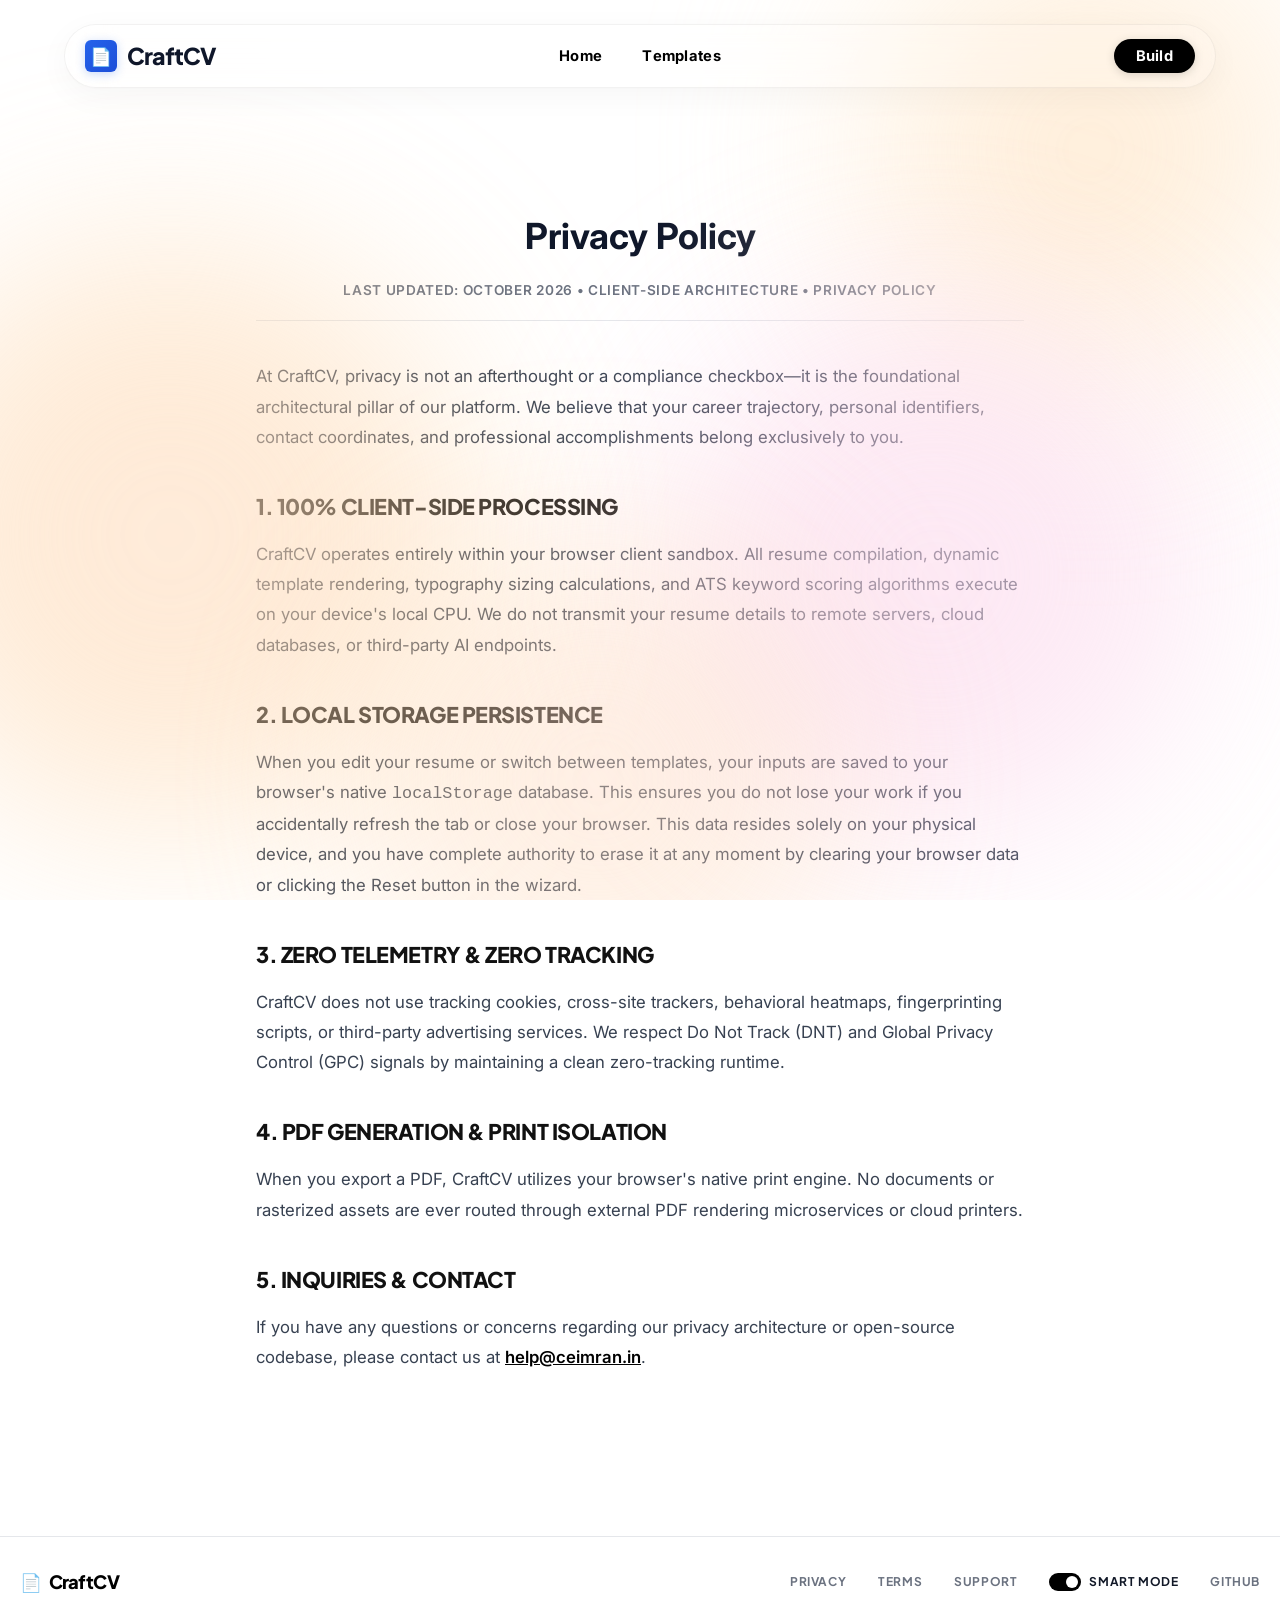
<file: privacy.html>
<!DOCTYPE html>
<html lang="en">
<head>
  <meta charset="UTF-8">
  <meta name="viewport" content="width=device-width, initial-scale=1.0">
  <meta name="description" content="CraftCV - Privacy Policy. 100% client-side privacy, zero server tracking, local browser storage.">
  <title>Privacy Policy - CraftCV</title>

  <!-- Typography: Satoshi (via Fontshare CDN) + Google Fonts Fallbacks -->
  <link rel="preconnect" href="https://fonts.googleapis.com">
  <link rel="preconnect" href="https://fonts.gstatic.com" crossorigin>
  <link href="https://api.fontshare.com/v2/css?f[]=satoshi@900,700,500&display=swap" rel="stylesheet">
  <link href="https://fonts.googleapis.com/css2?family=Plus+Jakarta+Sans:wght@700;800;900&family=Inter:wght@400;500;600;700&family=Playfair+Display:wght@600;700&display=swap" rel="stylesheet">

  <!-- Master Stylesheet with Dark Luxury Design & Print Isolation -->
  <link rel="stylesheet" href="assets/css/landing.css">
</head>
<body id="privacy-page" class="pb-28 pb-24">

<!-- Abstract Pastel Gradient Glow Blobs (Peach, Light Orange & Pink with blur(100px)) -->
<div class="pastel-glow-backdrop noprint" aria-hidden="true">
  <div class="pastel-blob blob-peach"></div>
  <div class="pastel-blob blob-orange"></div>
  <div class="pastel-blob blob-pink"></div>
  <div class="pastel-blob blob-soft-apricot"></div>
</div>

<!-- ==============================================
     FIXED TOP NAVIGATION BAR
     Logo on Left | Links (Home, Templates, Build) on Right
     CSS-Only Staggered Text Reveal on Hover
     ============================================== -->
<header class="top-nav noprint">
  <div class="nav-container max-w-6xl w-[95%]">
    <!-- Far Left: Logo -->
    <div class="nav-left">
      <a href="index.html" class="logo" aria-label="CraftCV Home">
        <span class="logo-badge" aria-hidden="true">📄</span>
        <span class="satoshi-black">CraftCV</span>
      </a>
    </div>

    <!-- Center: Navigation Links ('Home', 'Templates') with Rolling Text Hover Animation -->
    <nav class="nav-center hidden md:flex" aria-label="Primary Navigation">
      <ul class="nav-links">
        <!-- Home Link (4 Letters) -->
        <li>
          <a href="index.html" class="nav-roll-link">
            <span class="roll-box">
              <span class="roll-primary" aria-hidden="true">
                <span style="--i:0;">H</span><span style="--i:1;">o</span><span style="--i:2;">m</span><span style="--i:3;">e</span>
              </span>
              <span class="roll-secondary">
                <span style="--i:0;">H</span><span style="--i:1;">o</span><span style="--i:2;">m</span><span style="--i:3;">e</span>
              </span>
            </span>
          </a>
        </li>

        <!-- Templates Link (9 Letters) -->
        <li>
          <a href="index.html#templates" class="nav-roll-link">
            <span class="roll-box">
              <span class="roll-primary" aria-hidden="true">
                <span style="--i:0;">T</span><span style="--i:1;">e</span><span style="--i:2;">m</span><span style="--i:3;">p</span><span style="--i:4;">l</span><span style="--i:5;">a</span><span style="--i:6;">t</span><span style="--i:7;">e</span><span style="--i:8;">s</span>
              </span>
              <span class="roll-secondary">
                <span style="--i:0;">T</span><span style="--i:1;">e</span><span style="--i:2;">m</span><span style="--i:3;">p</span><span style="--i:4;">l</span><span style="--i:5;">a</span><span style="--i:6;">t</span><span style="--i:7;">e</span><span style="--i:8;">s</span>
              </span>
            </span>
          </a>
        </li>
      </ul>
    </nav>

    <!-- Far Right: Primary Solid-Black CTA Button ('Build') -->
    <div class="nav-right hidden md:flex">
      <a href="index.html#builder" class="nav-roll-link nav-roll-cta" aria-label="Build your resume">
        <span class="roll-box">
          <span class="roll-primary" aria-hidden="true">
            <span style="--i:0;">B</span><span style="--i:1;">u</span><span style="--i:2;">i</span><span style="--i:3;">l</span><span style="--i:4;">d</span>
          </span>
          <span class="roll-secondary">
            <span style="--i:0;">B</span><span style="--i:1;">u</span><span style="--i:2;">i</span><span style="--i:3;">l</span><span style="--i:4;">d</span>
          </span>
        </span>
      </a>
    </div>
  </div>
</header>

<!-- ==============================================
     MAIN CONTENT AREA (SINGLE-COLUMN READING LAYOUT)
     pt-32, px-6, min-h-screen, text-center
     ============================================== -->
<main class="pt-32 px-6 min-h-screen text-center pb-28 pb-24">
  <div class="max-w-3xl mx-auto">
    <h1 class="text-4xl font-bold">Privacy Policy</h1>
    <div class="reading-meta" style="margin-top: 1.5rem; text-align: center;">Last Updated: October 2026 • Client-Side Architecture • PRIVACY POLICY</div>

    <div class="reading-content" style="text-align: left; margin-top: 2rem;">
      <p>At CraftCV, privacy is not an afterthought or a compliance checkbox—it is the foundational architectural pillar of our platform. We believe that your career trajectory, personal identifiers, contact coordinates, and professional accomplishments belong exclusively to you.</p>

      <h2>1. 100% Client-Side Processing</h2>
      <p>CraftCV operates entirely within your browser client sandbox. All resume compilation, dynamic template rendering, typography sizing calculations, and ATS keyword scoring algorithms execute on your device's local CPU. We do not transmit your resume details to remote servers, cloud databases, or third-party AI endpoints.</p>

      <h2>2. Local Storage Persistence</h2>
      <p>When you edit your resume or switch between templates, your inputs are saved to your browser's native <code>localStorage</code> database. This ensures you do not lose your work if you accidentally refresh the tab or close your browser. This data resides solely on your physical device, and you have complete authority to erase it at any moment by clearing your browser data or clicking the Reset button in the wizard.</p>

      <h2>3. Zero Telemetry &amp; Zero Tracking</h2>
      <p>CraftCV does not use tracking cookies, cross-site trackers, behavioral heatmaps, fingerprinting scripts, or third-party advertising services. We respect Do Not Track (DNT) and Global Privacy Control (GPC) signals by maintaining a clean zero-tracking runtime.</p>

      <h2>4. PDF Generation &amp; Print Isolation</h2>
      <p>When you export a PDF, CraftCV utilizes your browser's native print engine. No documents or rasterized assets are ever routed through external PDF rendering microservices or cloud printers.</p>

      <h2>5. Inquiries &amp; Contact</h2>
      <p>If you have any questions or concerns regarding our privacy architecture or open-source codebase, please contact us at <a href="mailto:help@ceimran.in" style="color: #000000; font-weight: 600; text-decoration: underline;">help@ceimran.in</a>.</p>
    </div>
  </div>
</main>

<!-- Structured Professional Footer -->
<footer class="app-footer noprint py-8" style="position: relative; z-index: 100; background: transparent;">
  <div class="footer-container">
    <!-- Far Left: Stark Black Logo / Brand Name -->
    <div class="footer-brand">
      <a href="index.html#home" class="footer-logo satoshi-black tracking-tighter" aria-label="CraftCV Home">
        <span class="footer-logo-badge" aria-hidden="true">📄</span>
        <span>CraftCV</span>
      </a>
    </div>

    <!-- Far Right: Minimalist Horizontal List of Utility Links -->
    <nav class="footer-nav" aria-label="Footer Utility Navigation">
      <ul class="footer-links">
        <li><a href="privacy.html" class="footer-link">Privacy</a></li>
        <li><a href="terms.html" class="footer-link">Terms</a></li>
        <li><a href="mailto:help@ceimran.in" class="footer-link" title="Contact">Support</a></li>
        <li class="footer-mode-item">
          <label class="smart-mode-toggle" for="smart-mode-toggle" title="Toggle AI / ATS Smart Mode">
            <span class="smart-toggle-switch">
              <input type="checkbox" id="smart-mode-toggle" class="smart-mode-input" checked aria-label="Smart Mode">
              <span class="smart-toggle-slider" aria-hidden="true"></span>
            </span>
            <span class="smart-mode-label">Smart Mode</span>
          </label>
        </li>
        <li><a href="https://github.com/imrandotenv/CraftCV" target="_blank" rel="noopener noreferrer" class="footer-link">GitHub</a></li>
      </ul>
    </nav>
  </div>
</footer>

<!-- Mobile Bottom Navigation Bar - High-Depth Floating Pill -->
<nav class="mobile-bottom-nav flex md:hidden fixed z-[100] noprint" style="width: max-content; min-width: 85%; margin: 0 auto; bottom: 1.5rem; left: 50%; transform: translateX(-50%); border-radius: 9999px; background: rgba(255, 255, 255, 0.75); -webkit-backdrop-filter: blur(20px); backdrop-filter: blur(20px); border: 1px solid rgba(0, 0, 0, 0.08); box-shadow: 0 10px 25px -5px rgba(0, 0, 0, 0.1);" aria-label="Mobile Navigation">
  <div class="mobile-bottom-nav-container flex justify-between items-center px-2 py-2 gap-4 w-full">
    <a href="index.html" class="bottom-nav-item text-xs font-black text-gray-600 uppercase tracking-wider hover:text-black px-3 py-2 rounded-full transition-colors">Home</a>
    <a href="index.html#templates" class="bottom-nav-item text-xs font-black text-gray-600 uppercase tracking-wider hover:text-black px-3 py-2 rounded-full transition-colors">Templates</a>
    <a href="index.html#builder" class="bottom-nav-item bottom-nav-build bg-black text-white px-6 py-2.5 rounded-full text-xs font-black uppercase shadow-sm transition-transform active:scale-95">Build</a>
  </div>
</nav>
<script>
(function() {
  const toggle = document.querySelector('#smart-mode-toggle');
  try {
    const saved = localStorage.getItem('craftcv_smart_mode');
    const isBasic = saved === 'basic' || saved === 'off' || saved === 'false' || saved === '0';
    if (isBasic) {
      document.body.classList.add('basic-mode');
      if (toggle) toggle.checked = false;
    } else {
      document.body.classList.remove('basic-mode');
      if (toggle) toggle.checked = true;
    }
  } catch (e) {}
  if (toggle) {
    toggle.addEventListener('change', e => {
      const isBasic = !e.target.checked;
      document.body.classList.toggle('basic-mode', isBasic);
      try {
        localStorage.setItem('craftcv_smart_mode', isBasic ? 'basic' : 'smart');
      } catch (err) {}
    });
  }
})();
</script>
</body>
</html>
</file>
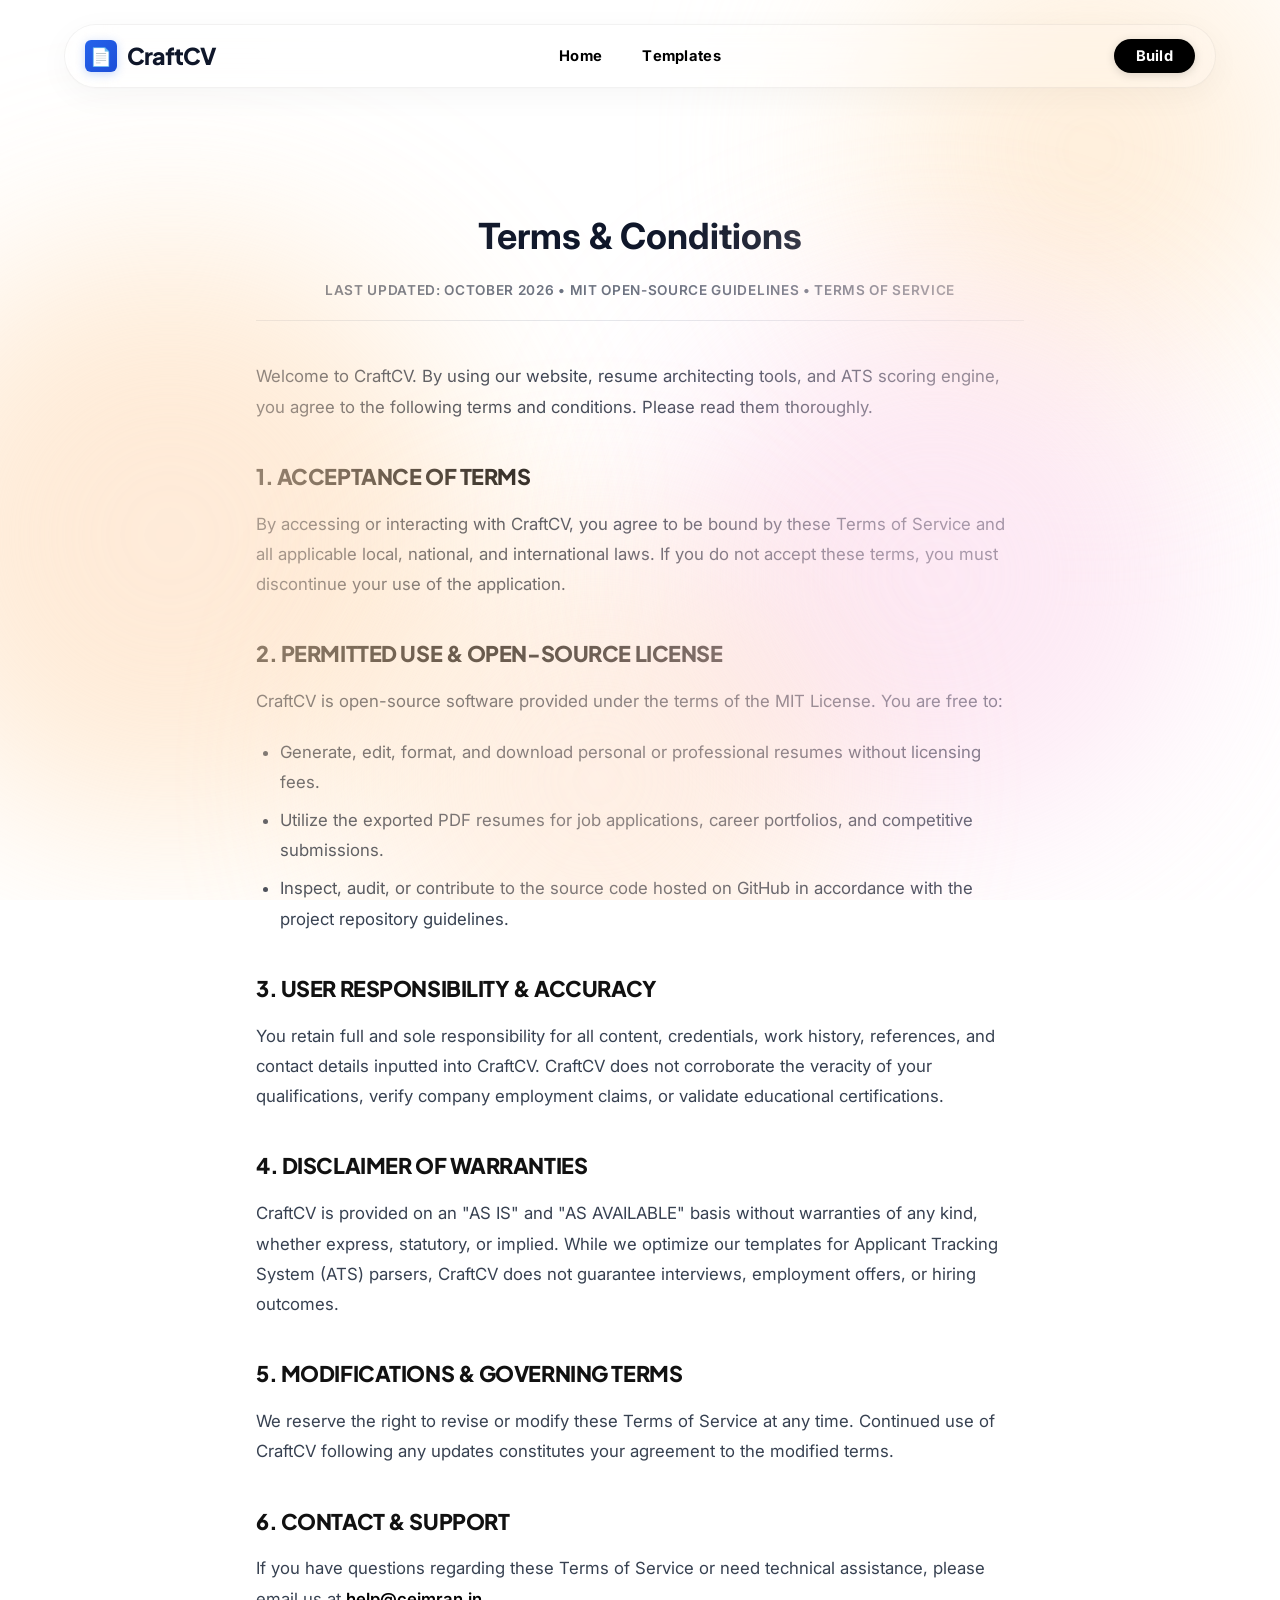
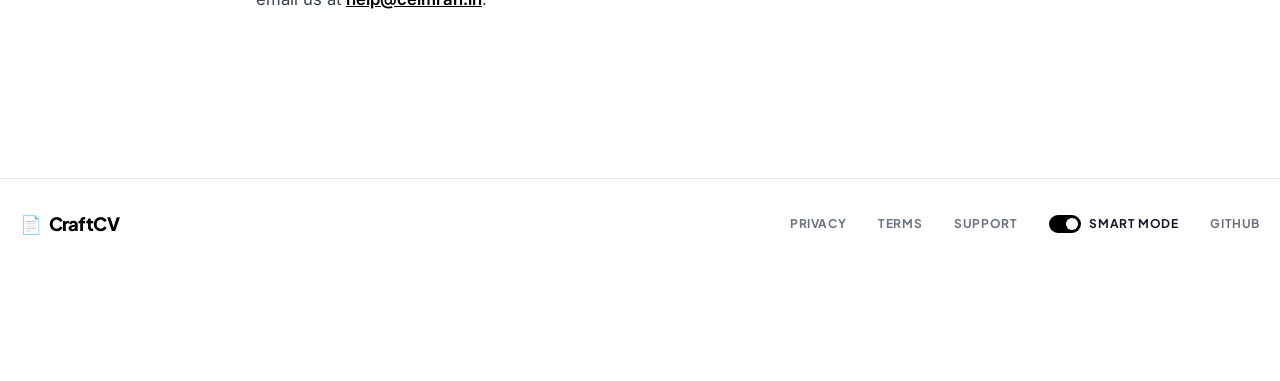
<file: terms.html>
<!DOCTYPE html>
<html lang="en">
<head>
  <meta charset="UTF-8">
  <meta name="viewport" content="width=device-width, initial-scale=1.0">
  <meta name="description" content="CraftCV - Terms of Service. Open-source MIT license, terms of use, disclaimers.">
  <title>Terms &amp; Conditions - CraftCV</title>

  <!-- Typography: Satoshi (via Fontshare CDN) + Google Fonts Fallbacks -->
  <link rel="preconnect" href="https://fonts.googleapis.com">
  <link rel="preconnect" href="https://fonts.gstatic.com" crossorigin>
  <link href="https://api.fontshare.com/v2/css?f[]=satoshi@900,700,500&display=swap" rel="stylesheet">
  <link href="https://fonts.googleapis.com/css2?family=Plus+Jakarta+Sans:wght@700;800;900&family=Inter:wght@400;500;600;700&family=Playfair+Display:wght@600;700&display=swap" rel="stylesheet">

  <!-- Master Stylesheet with Dark Luxury Design & Print Isolation -->
  <link rel="stylesheet" href="assets/css/landing.css">
</head>
<body id="terms-page" class="pb-28 pb-24">

<!-- Abstract Pastel Gradient Glow Blobs (Peach, Light Orange & Pink with blur(100px)) -->
<div class="pastel-glow-backdrop noprint" aria-hidden="true">
  <div class="pastel-blob blob-peach"></div>
  <div class="pastel-blob blob-orange"></div>
  <div class="pastel-blob blob-pink"></div>
  <div class="pastel-blob blob-soft-apricot"></div>
</div>

<!-- ==============================================
     FIXED TOP NAVIGATION BAR
     Logo on Left | Links (Home, Templates, Build) on Right
     CSS-Only Staggered Text Reveal on Hover
     ============================================== -->
<header class="top-nav noprint">
  <div class="nav-container max-w-6xl w-[95%]">
    <!-- Far Left: Logo -->
    <div class="nav-left">
      <a href="index.html" class="logo" aria-label="CraftCV Home">
        <span class="logo-badge" aria-hidden="true">📄</span>
        <span class="satoshi-black">CraftCV</span>
      </a>
    </div>

    <!-- Center: Navigation Links ('Home', 'Templates') with Rolling Text Hover Animation -->
    <nav class="nav-center hidden md:flex" aria-label="Primary Navigation">
      <ul class="nav-links">
        <!-- Home Link (4 Letters) -->
        <li>
          <a href="index.html" class="nav-roll-link">
            <span class="roll-box">
              <span class="roll-primary" aria-hidden="true">
                <span style="--i:0;">H</span><span style="--i:1;">o</span><span style="--i:2;">m</span><span style="--i:3;">e</span>
              </span>
              <span class="roll-secondary">
                <span style="--i:0;">H</span><span style="--i:1;">o</span><span style="--i:2;">m</span><span style="--i:3;">e</span>
              </span>
            </span>
          </a>
        </li>

        <!-- Templates Link (9 Letters) -->
        <li>
          <a href="index.html#templates" class="nav-roll-link">
            <span class="roll-box">
              <span class="roll-primary" aria-hidden="true">
                <span style="--i:0;">T</span><span style="--i:1;">e</span><span style="--i:2;">m</span><span style="--i:3;">p</span><span style="--i:4;">l</span><span style="--i:5;">a</span><span style="--i:6;">t</span><span style="--i:7;">e</span><span style="--i:8;">s</span>
              </span>
              <span class="roll-secondary">
                <span style="--i:0;">T</span><span style="--i:1;">e</span><span style="--i:2;">m</span><span style="--i:3;">p</span><span style="--i:4;">l</span><span style="--i:5;">a</span><span style="--i:6;">t</span><span style="--i:7;">e</span><span style="--i:8;">s</span>
              </span>
            </span>
          </a>
        </li>
      </ul>
    </nav>

    <!-- Far Right: Primary Solid-Black CTA Button ('Build') -->
    <div class="nav-right hidden md:flex">
      <a href="index.html#builder" class="nav-roll-link nav-roll-cta" aria-label="Build your resume">
        <span class="roll-box">
          <span class="roll-primary" aria-hidden="true">
            <span style="--i:0;">B</span><span style="--i:1;">u</span><span style="--i:2;">i</span><span style="--i:3;">l</span><span style="--i:4;">d</span>
          </span>
          <span class="roll-secondary">
            <span style="--i:0;">B</span><span style="--i:1;">u</span><span style="--i:2;">i</span><span style="--i:3;">l</span><span style="--i:4;">d</span>
          </span>
        </span>
      </a>
    </div>
  </div>
</header>

<!-- ==============================================
     MAIN CONTENT AREA (SINGLE-COLUMN READING LAYOUT)
     pt-32, px-6, min-h-screen, text-center
     ============================================== -->
<main class="pt-32 px-6 min-h-screen text-center pb-28 pb-24">
  <div class="max-w-3xl mx-auto">
    <h1 class="text-4xl font-bold">Terms &amp; Conditions</h1>
    <div class="reading-meta" style="margin-top: 1.5rem; text-align: center;">Last Updated: October 2026 • MIT Open-Source Guidelines • TERMS OF SERVICE</div>

    <div class="reading-content" style="text-align: left; margin-top: 2rem;">
      <p>Welcome to CraftCV. By using our website, resume architecting tools, and ATS scoring engine, you agree to the following terms and conditions. Please read them thoroughly.</p>

      <h2>1. Acceptance of Terms</h2>
      <p>By accessing or interacting with CraftCV, you agree to be bound by these Terms of Service and all applicable local, national, and international laws. If you do not accept these terms, you must discontinue your use of the application.</p>

      <h2>2. Permitted Use &amp; Open-Source License</h2>
      <p>CraftCV is open-source software provided under the terms of the MIT License. You are free to:</p>
      <ul>
        <li>Generate, edit, format, and download personal or professional resumes without licensing fees.</li>
        <li>Utilize the exported PDF resumes for job applications, career portfolios, and competitive submissions.</li>
        <li>Inspect, audit, or contribute to the source code hosted on GitHub in accordance with the project repository guidelines.</li>
      </ul>

      <h2>3. User Responsibility &amp; Accuracy</h2>
      <p>You retain full and sole responsibility for all content, credentials, work history, references, and contact details inputted into CraftCV. CraftCV does not corroborate the veracity of your qualifications, verify company employment claims, or validate educational certifications.</p>

      <h2>4. Disclaimer of Warranties</h2>
      <p>CraftCV is provided on an "AS IS" and "AS AVAILABLE" basis without warranties of any kind, whether express, statutory, or implied. While we optimize our templates for Applicant Tracking System (ATS) parsers, CraftCV does not guarantee interviews, employment offers, or hiring outcomes.</p>

      <h2>5. Modifications &amp; Governing Terms</h2>
      <p>We reserve the right to revise or modify these Terms of Service at any time. Continued use of CraftCV following any updates constitutes your agreement to the modified terms.</p>

      <h2>6. Contact &amp; Support</h2>
      <p>If you have questions regarding these Terms of Service or need technical assistance, please email us at <a href="mailto:help@ceimran.in" style="color: #000000; font-weight: 600; text-decoration: underline;">help@ceimran.in</a>.</p>
    </div>
  </div>
</main>

<!-- Structured Professional Footer -->
<footer class="app-footer noprint py-8" style="position: relative; z-index: 100; background: transparent;">
  <div class="footer-container">
    <!-- Far Left: Stark Black Logo / Brand Name -->
    <div class="footer-brand">
      <a href="index.html#home" class="footer-logo satoshi-black tracking-tighter" aria-label="CraftCV Home">
        <span class="footer-logo-badge" aria-hidden="true">📄</span>
        <span>CraftCV</span>
      </a>
    </div>

    <!-- Far Right: Minimalist Horizontal List of Utility Links -->
    <nav class="footer-nav" aria-label="Footer Utility Navigation">
      <ul class="footer-links">
        <li><a href="privacy.html" class="footer-link">Privacy</a></li>
        <li><a href="terms.html" class="footer-link">Terms</a></li>
        <li><a href="mailto:help@ceimran.in" class="footer-link" title="Contact">Support</a></li>
        <li class="footer-mode-item">
          <label class="smart-mode-toggle" for="smart-mode-toggle" title="Toggle AI / ATS Smart Mode">
            <span class="smart-toggle-switch">
              <input type="checkbox" id="smart-mode-toggle" class="smart-mode-input" checked aria-label="Smart Mode">
              <span class="smart-toggle-slider" aria-hidden="true"></span>
            </span>
            <span class="smart-mode-label">Smart Mode</span>
          </label>
        </li>
        <li><a href="https://github.com/imrandotenv/CraftCV" target="_blank" rel="noopener noreferrer" class="footer-link">GitHub</a></li>
      </ul>
    </nav>
  </div>
</footer>

<!-- Mobile Bottom Navigation Bar - High-Depth Floating Pill -->
<nav class="mobile-bottom-nav flex md:hidden fixed z-[100] noprint" style="width: max-content; min-width: 85%; margin: 0 auto; bottom: 1.5rem; left: 50%; transform: translateX(-50%); border-radius: 9999px; background: rgba(255, 255, 255, 0.75); -webkit-backdrop-filter: blur(20px); backdrop-filter: blur(20px); border: 1px solid rgba(0, 0, 0, 0.08); box-shadow: 0 10px 25px -5px rgba(0, 0, 0, 0.1);" aria-label="Mobile Navigation">
  <div class="mobile-bottom-nav-container flex justify-between items-center px-2 py-2 gap-4 w-full">
    <a href="index.html" class="bottom-nav-item text-xs font-black text-gray-600 uppercase tracking-wider hover:text-black px-3 py-2 rounded-full transition-colors">Home</a>
    <a href="index.html#templates" class="bottom-nav-item text-xs font-black text-gray-600 uppercase tracking-wider hover:text-black px-3 py-2 rounded-full transition-colors">Templates</a>
    <a href="index.html#builder" class="bottom-nav-item bottom-nav-build bg-black text-white px-6 py-2.5 rounded-full text-xs font-black uppercase shadow-sm transition-transform active:scale-95">Build</a>
  </div>
</nav>
<script>
(function() {
  const toggle = document.querySelector('#smart-mode-toggle');
  try {
    const saved = localStorage.getItem('craftcv_smart_mode');
    const isBasic = saved === 'basic' || saved === 'off' || saved === 'false' || saved === '0';
    if (isBasic) {
      document.body.classList.add('basic-mode');
      if (toggle) toggle.checked = false;
    } else {
      document.body.classList.remove('basic-mode');
      if (toggle) toggle.checked = true;
    }
  } catch (e) {}
  if (toggle) {
    toggle.addEventListener('change', e => {
      const isBasic = !e.target.checked;
      document.body.classList.toggle('basic-mode', isBasic);
      try {
        localStorage.setItem('craftcv_smart_mode', isBasic ? 'basic' : 'smart');
      } catch (err) {}
    });
  }
})();
</script>
</body>
</html>
</file>
<file: assets/css/base.css>
/**
 * CraftCV - Base CSS
 * Design tokens, CSS resets, typography, and theme definitions
 */

:root {
  /* Color Palette Tokens */
  --accent: #2563eb;
  --accent-hover: #1d4ed8;
  --bg: #eef1f6;
  --panel: #ffffff;
  --ink: #1f2937;
  --muted: #6b7280;
  --line: #d1d5db;
  --danger: #e11d48;
  --danger-bg: #fff1f2;
  --success: #059669;
  --focus-ring: rgba(37, 99, 235, 0.25);
  --shadow-sm: 0 1px 3px rgba(0, 0, 0, 0.08);
  --shadow-md: 0 4px 20px rgba(0, 0, 0, 0.08);
  --shadow-lg: 0 10px 40px rgba(0, 0, 0, 0.15);

  /* Spacing Scale (4, 8, 12, 16, 24, 32 px) */
  --sp-1: 4px;
  --sp-2: 8px;
  --sp-3: 12px;
  --sp-4: 16px;
  --sp-5: 24px;
  --sp-6: 32px;

  /* Border Radii */
  --radius-sm: 6px;
  --radius-md: 9px;
  --radius-lg: 14px;
  --radius-full: 9999px;

  /* Transitions */
  --tr-fast: 150ms ease;
  --tr-normal: 250ms ease;
  --tr-slow: 400ms ease;
}

/* Dark mode for App UI only (CV sheet always remains white) */
@media (prefers-color-scheme: dark) {
  :root {
    --bg: #0f172a;
    --panel: #1e293b;
    --ink: #e5e7eb;
    --muted: #94a3b8;
    --line: #334155;
    --danger-bg: #3b111a;
    --shadow-md: 0 4px 20px rgba(0, 0, 0, 0.4);
    --shadow-lg: 0 10px 40px rgba(0, 0, 0, 0.5);
  }
}

/* Universal Reset */
*, *::before, *::after {
  box-sizing: border-box;
  margin: 0;
  padding: 0;
}

body {
  font-family: 'Inter', -apple-system, BlinkMacSystemFont, "Segoe UI", Roboto, Helvetica, Arial, sans-serif;
  background-color: var(--bg);
  color: var(--ink);
  min-height: 100vh;
  line-height: 1.5;
  -webkit-font-smoothing: antialiased;
  -moz-osx-font-smoothing: grayscale;
}

/* Visible Focus States for Accessibility */
:focus-visible {
  outline: 2px solid var(--accent);
  outline-offset: 2px;
}

/* Reduced Motion Preference */
@media (prefers-reduced-motion: reduce) {
  *, *::before, *::after {
    animation-duration: 0.01ms !important;
    animation-iteration-count: 1 !important;
    transition-duration: 0.01ms !important;
    scroll-behavior: auto !important;
  }
}
</file>
<file: assets/css/layout.css>
/**
 * CraftCV - Layout CSS
 * Wizard container, steps, form cards, inputs, buttons, and navigation
 */

/* Container wrapper */
.wrap {
  max-width: 900px;
  margin: 0 auto;
  padding: var(--sp-5) var(--sp-4) var(--sp-6);
}

/* Header & Brand with Hide-on-Scroll Transition */
header.top-nav,
.top-nav,
header,
.brand {
  transition: transform 0.3s cubic-bezier(0.4, 0, 0.2, 1);
}

.header-hidden,
header.header-hidden,
.top-nav.header-hidden {
  transform: translateY(-150%) !important;
}

.brand {
  text-align: center;
  margin: var(--sp-3) 0 var(--sp-5);
}

.brand h1 {
  font-size: 1.85rem;
  font-weight: 700;
  color: var(--accent);
  display: flex;
  align-items: center;
  justify-content: center;
  gap: var(--sp-2);
}

.brand p {
  color: var(--muted);
  font-size: 0.95rem;
  margin-top: var(--sp-1);
}

/* Step Wizard Navigation Indicator */
.steps {
  display: flex;
  align-items: center;
  justify-content: center;
  gap: var(--sp-3);
  margin-bottom: var(--sp-5);
  list-style: none;
}

.dot {
  display: flex;
  align-items: center;
  gap: var(--sp-2);
  font-size: 0.85rem;
  color: var(--muted);
  font-weight: 600;
  background: none;
  border: none;
  padding: 0;
  cursor: default;
}

.dot i {
  width: 28px;
  height: 28px;
  border-radius: var(--radius-full);
  background: var(--line);
  color: #ffffff;
  display: grid;
  place-items: center;
  font-style: normal;
  font-size: 0.8rem;
  transition: background-color var(--tr-normal), transform var(--tr-fast);
}

.dot.on {
  color: var(--ink);
}

.dot.on i {
  background: var(--accent);
  box-shadow: 0 0 0 3px var(--focus-ring);
}

.dot-connector {
  width: 32px;
  height: 2px;
  background: var(--line);
  transition: background-color var(--tr-normal);
}

.dot-connector.active {
  background: var(--accent);
}

/* Wizard Step Containers */
.step {
  display: none;
  animation: stepFadeIn var(--tr-slow) ease;
}

.step.active {
  display: block;
}

@keyframes stepFadeIn {
  from {
    opacity: 0;
    transform: translateY(12px);
  }
  to {
    opacity: 1;
    transform: translateY(0);
  }
}

/* Card Containers */
.card {
  background: var(--panel);
  border-radius: var(--radius-lg);
  padding: var(--sp-5);
  box-shadow: var(--shadow-md);
  margin-bottom: var(--sp-4);
  border: 1px solid var(--line);
}

.card h2 {
  font-size: 1.05rem;
  font-weight: 700;
  margin-bottom: var(--sp-3);
  color: var(--accent);
  display: flex;
  align-items: center;
  gap: var(--sp-2);
}

/* Form Layout Grids */
.grid {
  display: grid;
  grid-template-columns: 1fr 1fr;
  gap: var(--sp-3);
}

.full {
  grid-column: 1 / -1;
}

/* Form Fields & Labels */
.field-group {
  display: flex;
  flex-direction: column;
}

label.f {
  display: flex;
  flex-direction: column;
  font-size: 0.75rem;
  font-weight: 600;
  color: var(--muted);
  text-transform: uppercase;
  letter-spacing: 0.05em;
  margin-bottom: 2px;
}

.req {
  color: var(--danger);
  margin-left: 2px;
}

input[type="text"],
input[type="email"],
input[type="tel"],
input[type="url"],
textarea,
select {
  width: 100%;
  margin-top: 4px;
  padding: 10px 12px;
  border: 1.5px solid var(--line);
  border-radius: var(--radius-md);
  background: transparent;
  color: var(--ink);
  font: inherit;
  font-size: 0.92rem;
  transition: border-color var(--tr-fast), box-shadow var(--tr-fast);
}

input:focus,
textarea:focus,
select:focus {
  outline: none;
  border-color: var(--accent);
  box-shadow: 0 0 0 3px var(--focus-ring);
}

input.is-invalid,
textarea.is-invalid {
  border-color: var(--danger);
  background-color: var(--danger-bg);
}

textarea {
  resize: vertical;
  min-height: 68px;
  line-height: 1.45;
}

.hint-text {
  font-size: 0.75rem;
  color: var(--muted);
  margin-top: 3px;
  font-weight: 400;
  text-transform: none;
  letter-spacing: normal;
}

.field-error {
  font-size: 0.78rem;
  color: var(--danger);
  margin-top: 4px;
  display: none;
  font-weight: 500;
}

.field-error.visible {
  display: block;
}

/* Repeatable Dynamic Rows */
.row {
  border: 1.5px dashed var(--line);
  border-radius: var(--radius-md);
  padding: var(--sp-3) var(--sp-4);
  margin-bottom: var(--sp-3);
  position: relative;
  background: rgba(0, 0, 0, 0.01);
  transition: border-color var(--tr-fast);
}

.row:hover {
  border-color: var(--accent);
}

.row .x {
  position: absolute;
  top: 8px;
  right: 10px;
  border: none;
  background: none;
  color: var(--danger);
  font-size: 1.25rem;
  cursor: pointer;
  line-height: 1;
  padding: 4px 8px;
  border-radius: var(--radius-sm);
  transition: background var(--tr-fast);
}

.row .x:hover,
.row .x:focus-visible {
  background: var(--danger-bg);
}

/* Button Component Styles */
.btn {
  display: inline-flex;
  align-items: center;
  justify-content: center;
  gap: var(--sp-2);
  border: none;
  border-radius: var(--radius-md);
  padding: 10px 18px;
  font: inherit;
  font-weight: 600;
  font-size: 0.88rem;
  cursor: pointer;
  transition: transform var(--tr-fast), background-color var(--tr-fast), box-shadow var(--tr-fast);
  text-decoration: none;
}

.btn:hover {
  transform: translateY(-2px);
}

.btn:active {
  transform: translateY(0);
}

.pri, .btn-primary {
  background: var(--accent);
  color: #ffffff;
  box-shadow: 0 2px 8px rgba(37, 99, 235, 0.25);
}

.pri:hover, .btn-primary:hover {
  filter: brightness(1.08);
}

.sec, .btn-secondary {
  background: transparent;
  border: 1.5px solid var(--line);
  color: var(--ink);
}

.sec:hover, .btn-secondary:hover {
  background: var(--line);
}

.add, .btn-add {
  background: transparent;
  color: var(--accent);
  border: 1.5px solid var(--accent);
  padding: 7px 14px;
  font-size: 0.8rem;
  margin-top: var(--sp-1);
}

.add:hover, .btn-add:hover {
  background: var(--focus-ring);
}

.btn-danger {
  color: var(--danger);
  border: 1.5px solid var(--danger);
  background: transparent;
}

.btn-danger:hover {
  background: var(--danger-bg);
}

/* Navigation Actions Footer Bar */
.nav {
  display: flex;
  justify-content: space-between;
  align-items: center;
  gap: var(--sp-3);
  flex-wrap: wrap;
  margin-top: var(--sp-4);
}

.nav-group {
  display: flex;
  gap: var(--sp-2);
  align-items: center;
  flex-wrap: wrap;
}

/* App Footer */
.app-footer {
  margin-top: var(--sp-6);
  padding-top: var(--sp-4);
  border-top: 1px solid var(--line);
  display: flex;
  justify-content: space-between;
  align-items: center;
  flex-wrap: wrap;
  gap: var(--sp-3);
  font-size: 0.82rem;
  color: var(--muted);
}

.app-footer a:not(.footer-logo):not(.footer-link) {
  color: var(--accent);
  text-decoration: none;
}

.app-footer a:not(.footer-logo):not(.footer-link):hover {
  text-decoration: underline;
}

.footer-container {
  max-width: 1240px;
  width: 100%;
  margin: 0 auto;
  display: flex;
  align-items: center;
  justify-content: space-between;
  gap: 1.5rem;
  flex-wrap: wrap;
}

.footer-brand {
  display: flex;
  align-items: center;
}

.footer-logo {
  font-size: 1.15rem;
  font-weight: 900;
  color: inherit;
  letter-spacing: -0.04em;
  text-decoration: none;
  display: inline-flex;
  align-items: center;
  gap: 8px;
}

.footer-logo:hover {
  opacity: 0.8;
}

.footer-logo-badge {
  font-size: 1.1rem;
}

.footer-nav {
  display: flex;
  align-items: center;
}

.footer-links {
  display: flex;
  align-items: center;
  gap: 1.5rem;
  list-style: none;
  margin: 0;
  padding: 0;
  flex-wrap: wrap;
}

.footer-link {
  color: var(--muted, #6b7280);
  text-transform: uppercase;
  letter-spacing: 0.05em;
  font-size: 0.75rem;
  font-weight: 700;
  text-decoration: none;
  transition: color 0.2s ease;
  display: inline-block;
  padding: 4px 0;
}

.footer-link:hover,
.footer-link:focus-visible {
  color: var(--ink, #000000);
  text-decoration: none;
}

/* Banner Alert Messages */
.err-banner {
  color: var(--danger);
  background: var(--danger-bg);
  border: 1px solid var(--danger);
  border-radius: var(--radius-md);
  padding: 10px 14px;
  font-size: 0.85rem;
  margin-bottom: var(--sp-3);
  display: none;
  font-weight: 500;
}

.err-banner.visible {
  display: block;
}

/* Card Header with Section Reordering */
.card-header-actions {
  display: flex;
  justify-content: space-between;
  align-items: center;
  margin-bottom: var(--sp-3);
}

.card-header-actions h2 {
  margin-bottom: 0;
}

.reorder-btns {
  display: flex;
  gap: 4px;
}

.btn-icon {
  width: 28px;
  height: 28px;
  border-radius: var(--radius-sm);
  border: 1px solid var(--line);
  background: var(--panel);
  cursor: pointer;
  display: inline-flex;
  align-items: center;
  justify-content: center;
  font-size: 0.85rem;
  color: var(--ink);
  transition: background-color var(--tr-fast), border-color var(--tr-fast);
  padding: 0;
}

.btn-icon:hover {
  background: var(--line);
  border-color: var(--muted);
}

.btn-icon:focus-visible {
  outline: 2px solid var(--accent);
}

.btn-icon:disabled {
  opacity: 0.35;
  cursor: not-allowed;
}

/* Photo Upload Styles */
.photo-upload-container {
  display: flex;
  align-items: center;
  gap: var(--sp-4);
  margin-top: var(--sp-2);
  flex-wrap: wrap;
}

.photo-preview-box {
  width: 82px;
  height: 82px;
  border-radius: var(--radius-full);
  border: 2px dashed var(--line);
  display: flex;
  align-items: center;
  justify-content: center;
  overflow: hidden;
  position: relative;
  background: var(--bg);
  flex-shrink: 0;
  transition: border-radius var(--tr-fast);
}

.photo-preview-box.is-rounded {
  border-radius: var(--radius-md);
}

.photo-preview-box img {
  width: 100%;
  height: 100%;
  object-fit: cover;
}

.photo-placeholder {
  color: var(--muted);
  font-size: 1.8rem;
  user-select: none;
}

.photo-controls {
  display: flex;
  flex-direction: column;
  gap: var(--sp-2);
  flex: 1;
  min-width: 200px;
}

.photo-actions {
  display: flex;
  gap: var(--sp-2);
  align-items: center;
  flex-wrap: wrap;
}

.file-input-hidden {
  display: none;
}

.photo-shape-toggles {
  display: flex;
  gap: var(--sp-3);
  align-items: center;
  font-size: 0.82rem;
  color: var(--ink);
}

.photo-shape-toggles label {
  display: inline-flex;
  align-items: center;
  gap: 4px;
  cursor: pointer;
}

/* Custom Accent Color Picker */
.custom-color-wrap {
  width: 34px;
  height: 34px;
  border-radius: var(--radius-full);
  border: 2.5px solid var(--line);
  position: relative;
  overflow: hidden;
  cursor: pointer;
  display: inline-flex;
  align-items: center;
  justify-content: center;
  background: conic-gradient(red, yellow, lime, aqua, blue, magenta, red);
  box-shadow: 0 1px 3px rgba(0, 0, 0, 0.1);
  transition: transform var(--tr-fast), border-color var(--tr-fast);
}

.custom-color-wrap:hover {
  transform: scale(1.15);
  border-color: var(--accent);
}

.custom-color-wrap.sel {
  border-color: var(--ink);
  transform: scale(1.12);
}

.custom-color-input {
  position: absolute;
  top: -50%;
  left: -50%;
  width: 200%;
  height: 200%;
  opacity: 0;
  cursor: pointer;
  border: none;
  padding: 0;
}

/* Secondary Export Action Buttons Grid */
.export-grid {
  display: grid;
  grid-template-columns: repeat(4, 1fr);
  gap: var(--sp-2);
  margin-bottom: var(--sp-3);
}

.grid-cols-2 {
  display: grid;
}

.btn-export {
  background: var(--panel);
  border: 1.5px solid var(--line);
  color: var(--ink);
  padding: 8px 12px;
  font-size: 0.8rem;
  font-weight: 600;
  border-radius: var(--radius-sm);
  cursor: pointer;
  display: inline-flex;
  align-items: center;
  justify-content: center;
  gap: 6px;
  text-align: center;
  transition: all var(--tr-fast);
  white-space: nowrap;
}

.btn-export:hover {
  border-color: var(--accent);
  color: var(--accent);
}

/* Formatting Controls Toolbar (Font Size & Fit to One Page) - Relative positioning above CV wrapper, zero overlap */
.formatting-controls,
.formatting-controls-card,
#formatting-controls-card,
.sticky-cv-toolbar {
  display: flex;
  align-items: center;
  justify-content: space-between;
  gap: var(--sp-4);
  flex-wrap: wrap;
  background: var(--panel);
  border: 1px solid var(--line);
  border-radius: var(--radius-md);
  padding: 12px 18px;
  margin-bottom: 16px;
  box-shadow: var(--shadow-sm);
  position: relative !important;
  /* position: static to prevent overlap */
  top: auto !important;
  left: auto !important;
  right: auto !important;
  bottom: auto !important;
  transform: none !important;
  z-index: 10 !important;
}

.format-group {
  display: flex;
  align-items: center;
  gap: var(--sp-3);
  flex-wrap: wrap;
}

.slider-group {
  display: flex;
  align-items: center;
  gap: 10px;
  font-size: 0.85rem;
  font-weight: 500;
  color: var(--ink);
}

.slider-group input[type="range"] {
  width: 120px;
  accent-color: var(--accent);
  cursor: pointer;
}

.slider-val {
  min-width: 44px;
  font-weight: 600;
  color: var(--accent);
  font-size: 0.85rem;
}

.toggle-group {
  display: inline-flex;
  align-items: center;
  gap: 8px;
  font-size: 0.85rem;
  font-weight: 500;
  cursor: pointer;
  color: var(--ink);
  user-select: none;
}

.toggle-group input[type="checkbox"] {
  width: 17px;
  height: 17px;
  accent-color: var(--accent);
  cursor: pointer;
}

/* ==============================================
   ATS SCORE & SMART FEATURES (PHASE 4)
   ============================================== */
.ats-card {
  border: 2px solid var(--line);
  background: var(--panel);
  position: relative;
  overflow: hidden;
}

.ats-card::before {
  content: "";
  position: absolute;
  top: 0;
  left: 0;
  right: 0;
  height: 4px;
  background: linear-gradient(90deg, var(--accent), #10b981, #f59e0b);
}

.ats-header-flex {
  display: flex;
  justify-content: space-between;
  align-items: center;
  flex-wrap: wrap;
  gap: var(--sp-2);
  margin-bottom: var(--sp-4);
}

.ats-score-badge {
  display: inline-flex;
  align-items: center;
  gap: 6px;
  padding: 4px 12px;
  border-radius: var(--radius-full);
  font-weight: 700;
  font-size: 0.88rem;
  background: var(--focus-ring);
  color: var(--accent);
}

.ats-overview-grid {
  display: grid;
  grid-template-columns: 140px 1fr;
  gap: var(--sp-4);
  align-items: center;
  margin-bottom: var(--sp-4);
  padding-bottom: var(--sp-4);
  border-bottom: 1px solid var(--line);
}

/* SVG Circular Score Ring */
.score-ring-container {
  display: flex;
  flex-direction: column;
  align-items: center;
  justify-content: center;
  position: relative;
  width: 120px;
  height: 120px;
  margin: 0 auto;
}

.score-svg {
  transform: rotate(-90deg);
  width: 120px;
  height: 120px;
}

.score-bg-circle {
  fill: none;
  stroke: var(--line);
  stroke-width: 10;
}

.score-progress-circle {
  fill: none;
  stroke: var(--accent);
  stroke-width: 10;
  stroke-linecap: round;
  transition: stroke-dashoffset 0.6s ease, stroke 0.4s ease;
}

.score-center-text {
  position: absolute;
  text-align: center;
  display: flex;
  flex-direction: column;
  align-items: center;
  justify-content: center;
}

.score-num {
  font-size: 1.8rem;
  font-weight: 800;
  line-height: 1;
  color: var(--ink);
}

.score-sub {
  font-size: 0.68rem;
  font-weight: 600;
  color: var(--muted);
  text-transform: uppercase;
  letter-spacing: 0.05em;
  margin-top: 2px;
}

/* Checklist Breakdown */
.ats-breakdown-list {
  display: grid;
  grid-template-columns: 1fr 1fr;
  gap: 8px var(--sp-3);
  list-style: none;
}

.ats-item {
  display: flex;
  align-items: center;
  justify-content: space-between;
  font-size: 0.82rem;
  padding: 6px 10px;
  border-radius: var(--radius-sm);
  background: var(--bg);
  color: var(--ink);
}

.ats-item-info {
  display: flex;
  align-items: center;
  gap: 8px;
}

.ats-icon {
  width: 18px;
  height: 18px;
  border-radius: 50%;
  display: grid;
  place-items: center;
  font-size: 0.72rem;
  font-weight: 700;
  flex-shrink: 0;
}

.ats-item.pass .ats-icon {
  background: #d1fae5;
  color: #065f46;
}

.ats-item.fail .ats-icon {
  background: #fee2e2;
  color: #991b1b;
}

.ats-pts {
  font-weight: 700;
  font-size: 0.78rem;
}

.ats-item.pass .ats-pts {
  color: var(--success);
}

.ats-item.fail .ats-pts {
  color: var(--muted);
}

/* Actionable Tips Box */
.ats-tips-box {
  background: #fffbeb;
  border: 1px solid #fde68a;
  border-radius: var(--radius-md);
  padding: 12px 16px;
  margin-bottom: var(--sp-4);
  font-size: 0.82rem;
  color: #92400e;
}

@media (prefers-color-scheme: dark) {
  .ats-tips-box {
    background: #451a03;
    border-color: #78350f;
    color: #fef3c7;
  }
}

.ats-tips-box h3 {
  font-size: 0.88rem;
  font-weight: 700;
  margin-bottom: 6px;
  display: flex;
  align-items: center;
  gap: 6px;
}

.ats-tips-list {
  margin-left: 18px;
}

.ats-tips-list li {
  margin-bottom: 4px;
  line-height: 1.4;
}

/* Job Description Matcher */
.jd-matcher-box {
  background: var(--bg);
  border: 1px solid var(--line);
  border-radius: var(--radius-md);
  padding: 14px 16px;
  margin-bottom: var(--sp-4);
}

.jd-matcher-box h3 {
  font-size: 0.92rem;
  color: var(--accent);
  margin-bottom: 8px;
  display: flex;
  align-items: center;
  gap: 6px;
}

.jd-input {
  width: 100%;
  min-height: 70px;
  font-size: 0.85rem;
  margin-bottom: 8px;
}

.jd-result {
  margin-top: 10px;
  display: none;
}

.jd-result.visible {
  display: block;
}

.jd-meter-wrap {
  display: flex;
  align-items: center;
  gap: 12px;
  margin-bottom: 10px;
}

.jd-meter-bar {
  flex: 1;
  height: 10px;
  background: var(--line);
  border-radius: var(--radius-full);
  overflow: hidden;
}

.jd-meter-fill {
  height: 100%;
  background: var(--accent);
  transition: width 0.5s ease;
  border-radius: var(--radius-full);
}

.jd-chips-container {
  display: flex;
  flex-direction: column;
  gap: 8px;
}

.jd-chips-group {
  display: flex;
  flex-wrap: wrap;
  gap: 6px;
  align-items: center;
}

.jd-chips-group strong {
  font-size: 0.78rem;
  color: var(--muted);
  min-width: 110px;
}

.kw-chip {
  font-size: 0.74rem;
  font-weight: 600;
  padding: 2px 8px;
  border-radius: var(--radius-full);
  display: inline-flex;
  align-items: center;
  gap: 4px;
}

.kw-chip.matched {
  background: #d1fae5;
  color: #065f46;
  border: 1px solid #a7f3d0;
}

.kw-chip.missing {
  background: #fee2e2;
  color: #991b1b;
  border: 1px solid #fecaca;
}

/* Weak Action Verbs Warning & Replacer */
.weak-verbs-panel {
  background: var(--bg);
  border: 1px solid var(--line);
  border-radius: var(--radius-md);
  padding: 12px 16px;
  font-size: 0.82rem;
}

.weak-verbs-panel h3 {
  font-size: 0.9rem;
  color: var(--danger);
  margin-bottom: 6px;
  display: flex;
  align-items: center;
  gap: 6px;
}

.weak-verb-item {
  padding: 6px 0;
  border-bottom: 1px dashed var(--line);
  display: flex;
  justify-content: space-between;
  align-items: center;
  flex-wrap: wrap;
  gap: 8px;
}

.weak-verb-item:last-child {
  border-bottom: none;
}

.suggestion-chips {
  display: inline-flex;
  gap: 4px;
  flex-wrap: wrap;
}

.btn-suggest {
  background: var(--panel);
  border: 1px solid var(--line);
  color: var(--accent);
  font-weight: 600;
  font-size: 0.75rem;
  padding: 2px 7px;
  border-radius: var(--radius-sm);
  cursor: pointer;
  transition: background 0.15s;
}

.btn-suggest:hover {
  background: var(--focus-ring);
  border-color: var(--accent);
}

/* Mobile Responsiveness */
@media (max-width: 640px) {
  .grid {
    grid-template-columns: 1fr;
  }
  .ats-overview-grid {
    grid-template-columns: 1fr;
    text-align: center;
  }
  .ats-breakdown-list {
    grid-template-columns: 1fr;
  }
  .dot span {
    display: none;
  }
  .dot-connector {
    width: 18px;
  }
  .wrap {
    padding: var(--sp-3) var(--sp-2) 7rem !important;
  }
  .step {
    padding-bottom: 3.5rem !important;
  }
  .nav {
    flex-direction: column;
    align-items: stretch;
    margin-bottom: 4.5rem !important;
  }
  .nav button {
    width: 100%;
  }
  .app-footer {
    flex-direction: column;
    text-align: center;
  }
  .formatting-controls,
  .formatting-controls-card {
    flex-direction: column;
    align-items: stretch;
  }
  .export-grid,
  .export-grid.grid-cols-2,
  .grid-cols-2 {
    display: grid !important;
    grid-template-columns: repeat(2, 1fr) !important;
    gap: 8px !important;
  }
  .btn-export {
    padding: 8px 6px !important;
    font-size: 0.74rem !important;
    white-space: normal !important;
    text-align: center !important;
    width: 100% !important;
  }
}

/* ==============================================
   VIEWPORT PADDING & MOBILE BOTTOM NAVIGATION
   ============================================== */
.pb-24,
.pb-28,
body.pb-24,
body.pb-28,
main.pb-24,
main.pb-28,
.wrap.pb-24,
.wrap.pb-28,
.step.pb-28,
.hero-container.pb-28,
.landing-hero-fullscreen.pb-28 {
  padding-bottom: 7rem !important;
}

.mobile-bottom-nav {
  position: fixed !important;
  bottom: 1.5rem !important;
  left: 50% !important;
  transform: translateX(-50%) !important;
  width: max-content !important;
  min-width: 85% !important;
  max-width: 92% !important;
  margin: 0 auto !important;
  z-index: 100 !important;
  display: flex !important;
  border-radius: 9999px !important;
  background: rgba(255, 255, 255, 0.75) !important;
  -webkit-backdrop-filter: blur(20px) !important;
  backdrop-filter: blur(20px) !important;
  border: 1px solid rgba(0, 0, 0, 0.08) !important;
  box-shadow: 0 10px 25px -5px rgba(0, 0, 0, 0.1) !important;
}

.mobile-bottom-nav-container {
  display: flex !important;
  justify-content: space-between !important;
  align-items: center !important;
  padding: 0.5rem 0.5rem !important;
  gap: 1rem !important;
  width: 100% !important;
  box-sizing: border-box !important;
}

.bottom-nav-item {
  display: inline-flex !important;
  align-items: center !important;
  justify-content: center !important;
  min-height: 40px !important;
  padding: 0.5rem 1rem !important;
  font-size: 0.875rem !important;
  font-weight: 700 !important;
  color: #1f2937 !important;
  text-decoration: none !important;
  border-radius: 9999px !important;
  transition: all 0.2s ease !important;
  cursor: pointer !important;
}

.bottom-nav-item:hover {
  color: #000000 !important;
  background: rgba(0, 0, 0, 0.05) !important;
}

.bottom-nav-build {
  background-color: #000000 !important;
  color: #ffffff !important;
  padding: 0.5rem 1.25rem !important;
  border-radius: 9999px !important;
  font-weight: 700 !important;
  box-shadow: 0 2px 8px rgba(0, 0, 0, 0.15) !important;
}

.bottom-nav-build:hover {
  background-color: #171717 !important;
  color: #ffffff !important;
  transform: translateY(-1px) !important;
}

@media (min-width: 768px) {
  .mobile-bottom-nav,
  .md\:hidden {
    display: none !important;
  }
}

/* Toast Notification Pill & Mobile Positioning */
.toast-msg {
  position: fixed;
  bottom: 24px;
  right: 24px;
  background: #065f46;
  color: #ecfdf5;
  padding: 10px 18px;
  border-radius: 9999px;
  box-shadow: 0 8px 30px rgba(0, 0, 0, 0.15);
  font-size: 0.88rem;
  font-weight: 600;
  z-index: 2000;
  display: none;
  animation: toastFadeIn 0.3s ease;
}

.toast-msg.visible {
  display: block;
}

@keyframes toastFadeIn {
  from { opacity: 0; transform: translateY(8px); }
  to { opacity: 1; transform: translateY(0); }
}

@media (max-width: 768px) {
  .toast-msg,
  #toast-msg,
  .selected-template-pill {
    bottom: 5rem !important;
    left: 50% !important;
    right: auto !important;
    transform: translateX(-50%) !important;
    width: max-content !important;
    max-width: 90% !important;
    text-align: center !important;
    box-sizing: border-box !important;
    z-index: 2000 !important;
  }
}

@media print {
  header,
  .top-nav,
  header.top-nav,
  .brand,
  .nav-top,
  .mobile-bottom-nav,
  nav.mobile-bottom-nav,
  .mobile-bottom-nav-container,
  .bottom-nav-item,
  .bottom-nav-build,
  .formatting-controls,
  .formatting-controls-card,
  #formatting-controls-card,
  .sticky-cv-toolbar,
  .formatting-controls-inner,
  .export-grid,
  #export-controls,
  .secondary-export-bar,
  .print-tip-pill,
  .steps,
  .nav,
  .step3-action-row,
  footer,
  .app-footer,
  .footer-container,
  .toast-msg,
  #toast-msg,
  .noprint,
  #s1,
  #s2 {
    display: none !important;
  }
  .pb-24,
  .pb-28,
  body.pb-24,
  body.pb-28,
  main.pb-24,
  main.pb-28,
  .wrap.pb-24,
  .wrap.pb-28,
  .cv-wrapper {
    padding-bottom: 0 !important;
  }
}

/* ==============================================
   SMART MODE / BASIC MODE TOGGLE & UTILITY SYSTEM
   ============================================== */
.footer-mode-item {
  display: inline-flex;
  align-items: center;
}

.smart-mode-toggle {
  display: inline-flex;
  align-items: center;
  gap: 8px;
  cursor: pointer;
  user-select: none;
  font-family: inherit;
  font-size: 0.75rem;
  font-weight: 700;
  text-transform: uppercase;
  letter-spacing: 0.05em;
  color: #6b7280;
  transition: color 0.2s ease;
  padding: 4px 0;
}

.smart-mode-toggle:hover {
  color: #000000;
}

.smart-toggle-switch {
  position: relative;
  display: inline-block;
  width: 32px;
  height: 18px;
  flex-shrink: 0;
}

.smart-mode-input {
  opacity: 0;
  width: 0;
  height: 0;
  position: absolute;
  margin: 0;
  padding: 0;
  pointer-events: none;
}

.smart-toggle-slider {
  position: absolute;
  cursor: pointer;
  top: 0;
  left: 0;
  right: 0;
  bottom: 0;
  background-color: #d1d5db;
  border-radius: 9999px;
  transition: background-color 0.2s ease, box-shadow 0.2s ease;
  box-shadow: inset 0 1px 2px rgba(0, 0, 0, 0.08);
}

.smart-toggle-slider::before {
  position: absolute;
  content: "";
  height: 12px;
  width: 12px;
  left: 3px;
  bottom: 3px;
  background-color: #ffffff;
  border-radius: 50%;
  transition: transform 0.2s cubic-bezier(0.4, 0, 0.2, 1);
  box-shadow: 0 1px 3px rgba(0, 0, 0, 0.25);
}

.smart-mode-input:checked + .smart-toggle-slider {
  background-color: #000000;
}

.smart-mode-input:focus-visible + .smart-toggle-slider {
  outline: 2px solid #000000;
  outline-offset: 2px;
}

.smart-mode-input:checked + .smart-toggle-slider::before {
  transform: translateX(14px);
}

/* Tiny text-less CSS spinner directly inside toggle button during 800ms transition */
.smart-toggle-switch.is-loading .smart-toggle-slider::after,
.smart-mode-toggle.is-loading .smart-toggle-slider::after {
  content: "";
  position: absolute;
  top: 50%;
  left: 50%;
  width: 9px;
  height: 9px;
  margin-top: -4.5px;
  margin-left: -4.5px;
  border: 1.5px solid rgba(255, 255, 255, 0.4);
  border-top-color: #ffffff;
  border-radius: 50%;
  animation: toggleMiniSpin 0.6s linear infinite;
  z-index: 10;
  pointer-events: none;
}

.smart-mode-toggle.is-loading input:not(:checked) + .smart-toggle-slider::after,
.smart-toggle-switch.is-loading input:not(:checked) + .smart-toggle-slider::after {
  border-color: rgba(0, 0, 0, 0.2);
  border-top-color: #000000;
}

@keyframes toggleMiniSpin {
  to {
    transform: rotate(360deg);
  }
}

.smart-mode-toggle.is-loading {
  cursor: wait !important;
}

.smart-mode-toggle input:disabled + .smart-toggle-slider {
  opacity: 0.85;
  cursor: wait !important;
}

.smart-mode-label {
  display: inline-block;
  font-weight: 700;
  color: inherit;
  white-space: nowrap;
}

body:not(.basic-mode) .smart-mode-label {
  color: #111827;
}

body.basic-mode .smart-mode-label {
  color: #9ca3af;
}

/* ==========================================================================
   BASIC MODE STYLING: 2015 BOOTSTRAP-INSPIRED FORM & WORD-EXPORT CV
   Replaces the modern luxury glassmorphism with a clean, classic, functional
   web application aesthetic (2015 Bootstrap 3/4 feel) while preserving full
   structural integrity, flexbox/grid layout, and form padding.
   ========================================================================== */

/* 1. Typography & Background Downgrade (System Arial/Sans-Serif & Dull Gray-100) */
html.basic-mode,
body.basic-mode {
  background-color: #f3f4f6 !important;
  background: #f3f4f6 !important;
  background-image: none !important;
  color: #333333 !important;
  font-family: Arial, "Helvetica Neue", Helvetica, sans-serif !important;
}

body.basic-mode input,
body.basic-mode button,
body.basic-mode select,
body.basic-mode textarea,
body.basic-mode .btn,
body.basic-mode h1,
body.basic-mode h2,
body.basic-mode h3,
body.basic-mode p,
body.basic-mode span,
body.basic-mode label {
  font-family: Arial, "Helvetica Neue", Helvetica, sans-serif !important;
}

body.basic-mode #hero,
body.basic-mode .landing-hero-fullscreen,
body.basic-mode .hero-container,
body.basic-mode .landing-section,
body.basic-mode #templates,
body.basic-mode #how-it-works,
body.basic-mode #faq,
body.basic-mode footer,
body.basic-mode .app-footer,
body.basic-mode main,
body.basic-mode .wrap {
  background: #f3f4f6 !important;
  background-color: #f3f4f6 !important;
  background-image: none !important;
}

/* Remove all placeholder icons, decorative SVG elements, and visual flair */
body.basic-mode svg:not(#smart-mode-loader svg),
.basic-mode svg:not(#smart-mode-loader svg),
body.basic-mode svg:not(#smart-mode-loader svg) *,
.basic-mode svg:not(#smart-mode-loader svg) *,
body.basic-mode .icon,
body.basic-mode .tip-icon,
body.basic-mode .clean-check-icon,
body.basic-mode .badge-dot,
body.basic-mode .status-dot,
body.basic-mode .score-svg,
body.basic-mode .footer-logo-badge,
body.basic-mode .mini-avatar-ph,
body.basic-mode .mini-bar,
body.basic-mode .mini-divider,
body.basic-mode .scene-glow-disc,
body.basic-mode .bottom-fade-container,
body.basic-mode .pastel-blob,
body.basic-mode .pastel-glow-backdrop,
html.basic-mode .pastel-glow-backdrop,
html.basic-mode .pastel-blob,
body.basic-mode [class*="decor"],
body.basic-mode [class*="badge-dot"],
body.basic-mode [class*="glow"],
body.basic-mode [class*="disc"] {
  display: none !important;
  background: none !important;
}

/* 2. Strip Glassmorphism, Animations, Transitions & Soft Floating Shadows */
body.basic-mode *,
body.basic-mode *::before,
body.basic-mode *::after,
html.basic-mode *,
html.basic-mode *::before,
html.basic-mode *::after,
.basic-mode * {
  text-shadow: none !important;
  filter: none !important;
  backdrop-filter: none !important;
  -webkit-backdrop-filter: none !important;
  transition: none !important;
  animation: none !important;
}

.basic-mode * {
  transition: none !important;
}

/* 3. Containers & Panels: Flat White/Light-Gray, 1px Border, 4px Radius (Bootstrap Well/Panel) */
body.basic-mode .card,
body.basic-mode .bento-card,
body.basic-mode .panel,
body.basic-mode .formatting-controls-card,
body.basic-mode .notification-pill,
body.basic-mode .frosted-glass-pill,
body.basic-mode .glass,
body.basic-mode .roll-box,
body.basic-mode .preview-container {
  background: #ffffff !important;
  background-color: #ffffff !important;
  border: 1px solid #d1d5db !important;
  border-radius: 4px !important;
  box-shadow: none !important;
}

/* Template Cards Downgrade: Rigid, square, basic, no hover, no shadows, no rounded corners */
body.basic-mode .gallery-card,
body.basic-mode .gallery-card:hover,
body.basic-mode .gallery-card .card-glass-frame,
body.basic-mode .gallery-card:hover .card-glass-frame,
body.basic-mode .card-floating-badge,
body.basic-mode .card-floating-badge:hover,
body.basic-mode .bento-card,
body.basic-mode .bento-card:hover,
body.basic-mode .showcase-bento-card,
body.basic-mode .showcase-bento-card:hover,
body.basic-mode .showcase-preview-frame,
body.basic-mode .showcase-preview-frame:hover,
body.basic-mode .frosted-glass-pill,
body.basic-mode .frosted-glass-pill:hover,
body.basic-mode .bento-pill-btn,
body.basic-mode .bento-pill-btn:hover,
body.basic-mode .btn-use-tpl,
body.basic-mode .btn-use-tpl:hover,
body.basic-mode .mini-sheet,
body.basic-mode .mini-sheet:hover,
body.basic-mode .th.bento-card,
body.basic-mode .th.bento-card:hover {
  border-radius: 0 !important;
  box-shadow: none !important;
  transform: none !important;
  transition: none !important;
  animation: none !important;
  filter: none !important;
  backdrop-filter: none !important;
  -webkit-backdrop-filter: none !important;
}

body.basic-mode .hero-3d-scene {
  transform: none !important;
  perspective: none !important;
}

body.basic-mode .gallery-card {
  position: relative !important;
  transform: none !important;
  border: 1px solid #000000 !important;
  border-radius: 0 !important;
  background: #ffffff !important;
  box-shadow: none !important;
  margin-bottom: 12px !important;
}

body.basic-mode .gallery-card .card-glass-frame {
  border: none !important;
  border-radius: 0 !important;
  background: #ffffff !important;
  box-shadow: none !important;
}

body.basic-mode .card-floating-badge {
  border: 1px solid #000000 !important;
  border-radius: 0 !important;
  background: #e5e7eb !important;
  color: #000000 !important;
  box-shadow: none !important;
  transform: none !important;
}

body.basic-mode .bento-card,
body.basic-mode .showcase-bento-card,
body.basic-mode .th.bento-card {
  border: 1px solid #000000 !important;
  border-radius: 0 !important;
  background: #ffffff !important;
  box-shadow: none !important;
}

body.basic-mode .showcase-preview-frame {
  border: 1px solid #000000 !important;
  border-radius: 0 !important;
  background: #ffffff !important;
  box-shadow: none !important;
}

body.basic-mode .frosted-glass-pill {
  border: 1px solid #000000 !important;
  border-radius: 0 !important;
  background: #e5e7eb !important;
  color: #000000 !important;
  box-shadow: none !important;
}

body.basic-mode .bento-pill-btn,
body.basic-mode .btn-use-tpl {
  border: 1px solid #767676 !important;
  border-radius: 0 !important;
  background: #efefef !important;
  background-color: #efefef !important;
  color: #000000 !important;
  box-shadow: none !important;
}

body.basic-mode .bento-pill-btn:hover,
body.basic-mode .btn-use-tpl:hover {
  background: #e5e5e5 !important;
  background-color: #e5e5e5 !important;
  border-color: #4f4f4f !important;
  color: #000000 !important;
}

/* Force main hero headline to generic system serif (Times New Roman) and remove gradient text colors */
body.basic-mode .hero-display-title,
body.basic-mode h1.hero-display-title,
body.basic-mode .hero-display-title span,
body.basic-mode #hero h1,
body.basic-mode #hero h1 * {
  font-family: 'Times New Roman', Times, Georgia, serif !important;
  font-weight: 700 !important;
  letter-spacing: normal !important;
  text-transform: none !important;
  color: #000000 !important;
  -webkit-text-fill-color: #000000 !important;
  text-shadow: none !important;
}

body.basic-mode .gold-gradient,
body.basic-mode .hero-display-title .gold-gradient,
body.basic-mode .gradient-text,
body.basic-mode [class*="gradient"] {
  background: none !important;
  background-image: none !important;
  -webkit-background-clip: initial !important;
  background-clip: initial !important;
  -webkit-text-fill-color: #000000 !important;
  color: #000000 !important;
  text-shadow: none !important;
}

/* Structural Integrity: Keep flexbox, grid, and spacing intact; subtle border on repeating rows */
body.basic-mode .row {
  background: #f9fafb !important;
  border: 1px solid #e5e7eb !important;
  border-radius: 4px !important;
  box-shadow: none !important;
}

body.basic-mode .step {
  border: none !important;
  box-shadow: none !important;
}

/* Strip glassmorphism from header and bottom nav: solid gray with harsh 1px black borders */
body.basic-mode header.top-nav,
body.basic-mode .top-nav,
body.basic-mode header.brand,
body.basic-mode .mobile-bottom-nav,
body.basic-mode nav.mobile-bottom-nav {
  background: #d1d5db !important;
  background-color: #d1d5db !important;
  border: 1px solid #000000 !important;
  border-radius: 0 !important;
  box-shadow: none !important;
  backdrop-filter: none !important;
  -webkit-backdrop-filter: none !important;
  filter: none !important;
}

body.basic-mode .nav-container,
body.basic-mode .mobile-bottom-nav-container {
  background: transparent !important;
  backdrop-filter: none !important;
  -webkit-backdrop-filter: none !important;
}

body.basic-mode .nav-roll-link,
body.basic-mode .nav-roll-cta {
  border-radius: 0 !important;
  border: 1px solid #767676 !important;
  background: #efefef !important;
  background-color: #efefef !important;
  color: #000000 !important;
  box-shadow: none !important;
}

body.basic-mode .mobile-bottom-nav .bottom-nav-item {
  border-radius: 0 !important;
  border: 1px solid #767676 !important;
  background: #efefef !important;
  background-color: #efefef !important;
  color: #000000 !important;
  box-shadow: none !important;
  transform: none !important;
}

body.basic-mode .mobile-bottom-nav .bottom-nav-build {
  border-radius: 0 !important;
  border: 1px solid #767676 !important;
  background: #efefef !important;
  background-color: #efefef !important;
  color: #000000 !important;
  box-shadow: none !important;
  transform: none !important;
}

body.basic-mode .satoshi-black,
body.basic-mode .tracking-tighter-h,
body.basic-mode .tracking-tighter {
  font-family: Arial, "Helvetica Neue", Helvetica, sans-serif !important;
  letter-spacing: normal !important;
  font-weight: 700 !important;
}

/* Heavy radius override to standard rounded-sm (4px) */
body.basic-mode .rounded-full,
body.basic-mode .rounded-2xl,
body.basic-mode .rounded-xl,
body.basic-mode .rounded-lg,
body.basic-mode .dot i {
  border-radius: 4px !important;
}

/* 4. Form Inputs: Classic 2015 Bootstrap Form Controls */
body.basic-mode input,
body.basic-mode textarea,
body.basic-mode select {
  background-color: #ffffff !important;
  border: 1px solid #cccccc !important;
  border-radius: 4px !important;
  color: #333333 !important;
  box-shadow: inset 0 1px 1px rgba(0, 0, 0, 0.075) !important;
  font-size: 0.9rem !important;
}

body.basic-mode input:focus,
body.basic-mode textarea:focus,
body.basic-mode select:focus {
  border-color: #66afe9 !important;
  outline: 0 !important;
  box-shadow: inset 0 1px 1px rgba(0, 0, 0, 0.075), 0 0 8px rgba(102, 175, 233, 0.6) !important;
}

/* 5. Buttons: Standard Clunky HTML Default Buttons */
body.basic-mode button,
body.basic-mode .btn,
body.basic-mode button.btn.pri,
body.basic-mode .btn.pri,
body.basic-mode .btn-primary,
body.basic-mode .btn-hero-primary,
body.basic-mode .btn-hero-secondary,
body.basic-mode #hero-generate-btn,
body.basic-mode #hero-sample-cta,
body.basic-mode .btn-generate-cv,
body.basic-mode .bottom-nav-build,
body.basic-mode .mobile-bottom-nav .bottom-nav-build,
body.basic-mode .nav-roll-cta,
body.basic-mode .bento-pill-btn,
body.basic-mode .btn-use-tpl,
body.basic-mode .btn.sec,
body.basic-mode .btn-export,
body.basic-mode .btn.add,
body.basic-mode .btn-icon,
body.basic-mode #to2,
body.basic-mode #to3,
body.basic-mode input[type="button"],
body.basic-mode input[type="submit"],
body.basic-mode input[type="reset"] {
  background: #efefef !important;
  background-color: #efefef !important;
  color: #000000 !important;
  border: 1px solid #767676 !important;
  border-radius: 0 !important;
  box-shadow: none !important;
  text-shadow: none !important;
  text-transform: none !important;
  letter-spacing: normal !important;
  font-weight: normal !important;
  font-family: Arial, "Helvetica Neue", Helvetica, sans-serif !important;
  transform: none !important;
  cursor: pointer !important;
}

body.basic-mode button:hover,
body.basic-mode .btn:hover,
body.basic-mode button.btn.pri:hover,
body.basic-mode .btn.pri:hover,
body.basic-mode .btn-primary:hover,
body.basic-mode .btn-hero-primary:hover,
body.basic-mode .btn-hero-secondary:hover,
body.basic-mode #hero-generate-btn:hover,
body.basic-mode #hero-sample-cta:hover,
body.basic-mode .btn-generate-cv:hover,
body.basic-mode .bottom-nav-build:hover,
body.basic-mode .mobile-bottom-nav .bottom-nav-build:hover,
body.basic-mode .nav-roll-cta:hover,
body.basic-mode .bento-pill-btn:hover,
body.basic-mode .btn-use-tpl:hover,
body.basic-mode .btn.sec:hover,
body.basic-mode .btn-export:hover,
body.basic-mode .btn.add:hover,
body.basic-mode .btn-icon:hover,
body.basic-mode #to2:hover,
body.basic-mode #to3:hover {
  background: #e5e5e5 !important;
  background-color: #e5e5e5 !important;
  border-color: #4f4f4f !important;
  color: #000000 !important;
  transform: none !important;
}

body.basic-mode button:active,
body.basic-mode .btn:active,
body.basic-mode button.btn.pri:active,
body.basic-mode .btn.pri:active,
body.basic-mode .btn-primary:active,
body.basic-mode .btn-hero-primary:active,
body.basic-mode .bottom-nav-build:active,
body.basic-mode .mobile-bottom-nav .bottom-nav-build:active,
body.basic-mode .nav-roll-cta:active {
  background: #d4d4d4 !important;
  background-color: #d4d4d4 !important;
  border-style: inset !important;
}

/* 6. Disable Premium Features (Step 2 Theme Selection, Accent Pickers, ATS/Smart Features) */
body.basic-mode #s2,
body.basic-mode #d2,
body.basic-mode #step2,
body.basic-mode .step2-bento-wrap,
body.basic-mode .themes,
body.basic-mode #themes,
body.basic-mode .colors,
body.basic-mode #colors,
body.basic-mode #change-theme-btn,
body.basic-mode #change-theme-left-btn,
body.basic-mode [data-go="2"],
body.basic-mode .smart-feature,
body.basic-mode #ats-section,
body.basic-mode .ats-dashboard-section,
body.basic-mode #ats-badge-pill,
body.basic-mode .ats-score-badge,
body.basic-mode .ats-score-hero-card,
body.basic-mode #score-ring-progress,
body.basic-mode #jd-matcher-card,
body.basic-mode .jd-matcher-card,
body.basic-mode #ats-tips-container,
body.basic-mode .ats-tips-card,
body.basic-mode #formatting-controls-card,
body.basic-mode .formatting-controls-card,
html.basic-mode .smart-feature {
  display: none !important;
}

/* 7. Plain Microsoft Word Export Fallback for CV Preview */
body.basic-mode .sheet,
.sheet.t-raw,
.sheet.basic-raw-template {
  display: block !important;
  width: 100% !important;
  max-width: 210mm !important;
  min-height: 297mm !important;
  background: #ffffff !important;
  color: #000000 !important;
  padding: 24mm 20mm !important; /* Standard Word 1-inch margins */
  border: 1px solid #d1d5db !important;
  border-radius: 0 !important;
  box-shadow: 0 1px 3px rgba(0, 0, 0, 0.1) !important;
  font-family: 'Times New Roman', Times, Georgia, serif !important;
  font-size: 11pt !important;
  line-height: 1.35 !important;
  text-align: left !important;
  box-sizing: border-box !important;
  transform: none !important;
}

/* Force single-column sequential layout across all sections */
body.basic-mode .sheet header,
body.basic-mode .sheet aside,
body.basic-mode .sheet main,
body.basic-mode .sheet section,
body.basic-mode .sheet .grid,
body.basic-mode .sheet .cols,
body.basic-mode .sheet .side,
body.basic-mode .sheet .main-col,
body.basic-mode .sheet .sidebar,
.sheet.t-raw header,
.sheet.t-raw aside,
.sheet.t-raw main,
.sheet.basic-raw-template header,
.sheet.basic-raw-template aside,
.sheet.basic-raw-template main {
  display: block !important;
  width: 100% !important;
  float: none !important;
  clear: both !important;
  padding: 0 !important;
  margin: 0 !important;
  background: transparent !important;
  grid-template-columns: none !important;
  grid-template-areas: none !important;
  border: none !important;
}

body.basic-mode .sheet h1,
.sheet.t-raw h1,
.sheet.basic-raw-template h1 {
  font-size: 18pt !important;
  font-weight: bold !important;
  text-align: center !important;
  margin: 0 0 4px 0 !important;
  text-transform: uppercase !important;
  letter-spacing: normal !important;
  color: #000000 !important;
  font-family: 'Times New Roman', Times, Georgia, serif !important;
  border: none !important;
}

body.basic-mode .sheet header p,
body.basic-mode .sheet .role,
.sheet.t-raw p:first-of-type,
.sheet.basic-raw-template p:first-of-type {
  text-align: center !important;
  font-size: 10.5pt !important;
  color: #333333 !important;
  margin: 0 0 14px 0 !important;
  font-weight: normal !important;
  font-family: 'Times New Roman', Times, Georgia, serif !important;
}

body.basic-mode .sheet h2,
body.basic-mode .sheet h3,
body.basic-mode .sheet .section-title,
.sheet.t-raw h2,
.sheet.basic-raw-template h2 {
  font-size: 12pt !important;
  font-weight: bold !important;
  margin: 14px 0 6px 0 !important;
  border: none !important;
  border-bottom: 1px solid #000000 !important;
  padding-bottom: 2px !important;
  text-transform: uppercase !important;
  letter-spacing: 0.5px !important;
  color: #000000 !important;
  background: transparent !important;
  font-family: 'Times New Roman', Times, Georgia, serif !important;
  text-align: left !important;
}

body.basic-mode .sheet p,
.sheet.t-raw p,
.sheet.basic-raw-template p {
  font-size: 10.5pt !important;
  margin: 4px 0 !important;
  color: #000000 !important;
  font-family: 'Times New Roman', Times, Georgia, serif !important;
  line-height: 1.35 !important;
}

body.basic-mode .sheet .it,
.sheet.t-raw .it,
.sheet.basic-raw-template .it {
  margin-bottom: 8px !important;
}

body.basic-mode .sheet .it b,
body.basic-mode .sheet strong,
.sheet.t-raw strong,
.sheet.basic-raw-template strong {
  font-weight: bold !important;
  color: #000000 !important;
  font-size: 10.5pt !important;
}

body.basic-mode .sheet .it span {
  display: inline !important;
  color: #333333 !important;
  font-size: 10pt !important;
  margin-left: 4px !important;
}

body.basic-mode .sheet ul,
.sheet.t-raw ul,
.sheet.basic-raw-template ul {
  margin: 3px 0 6px 20px !important;
  padding: 0 !important;
  list-style-type: disc !important;
}

body.basic-mode .sheet li,
.sheet.t-raw li,
.sheet.basic-raw-template li {
  font-size: 10pt !important;
  margin-bottom: 2px !important;
  color: #000000 !important;
  line-height: 1.35 !important;
  font-family: 'Times New Roman', Times, Georgia, serif !important;
}

/* Neutralize colored tags/badges in preview to plain comma-separated text */
body.basic-mode .sheet .tags,
body.basic-mode .sheet ul.p,
body.basic-mode .sheet .tags li {
  display: inline !important;
  background: transparent !important;
  border: none !important;
  border-radius: 0 !important;
  padding: 0 !important;
  margin: 0 !important;
  color: #000000 !important;
  font-size: 10pt !important;
}

body.basic-mode .sheet .tags li:not(:last-child)::after {
  content: ", " !important;
}

/* 7. Transition Animations: Popping ATS Score & Smart UI Reveal */
@keyframes scorePop {
  0% {
    transform: scale(0.6);
    opacity: 0;
  }
  50% {
    transform: scale(1.18);
    opacity: 1;
  }
  75% {
    transform: scale(0.95);
  }
  100% {
    transform: scale(1);
    opacity: 1;
  }
}

.score-pop-animation {
  animation: scorePop 0.6s cubic-bezier(0.34, 1.56, 0.64, 1) forwards !important;
}

@keyframes smartReveal {
  0% {
    opacity: 0.4;
    filter: blur(4px);
    transform: scale(0.98);
  }
  100% {
    opacity: 1;
    filter: blur(0px);
    transform: scale(1);
  }
}

.smart-reveal-animation {
  animation: smartReveal 0.45s cubic-bezier(0.16, 1, 0.3, 1) forwards !important;
}

/* ==========================================================================
   AI ATS OPTIMIZATION LOADING OVERLAY (SMART MODE TRANSITION)
   Full-screen fixed overlay with sleek spinner and luxury glassmorphic card.
   Exempted from basic-mode downgrade to ensure high-fidelity appearance.
   ========================================================================== */
.z-\[999\],
.z-999 {
  z-index: 999 !important;
}

@keyframes spin {
  from {
    transform: rotate(0deg);
  }
  to {
    transform: rotate(360deg);
  }
}

.animate-spin {
  animation: spin 0.85s linear infinite !important;
}

#smart-mode-loader,
body.basic-mode #smart-mode-loader {
  position: fixed !important;
  inset: 0 !important;
  top: 0 !important;
  left: 0 !important;
  right: 0 !important;
  bottom: 0 !important;
  width: 100vw !important;
  height: 100vh !important;
  z-index: 999 !important;
  background: rgba(15, 23, 42, 0.75) !important;
  backdrop-filter: blur(12px) !important;
  -webkit-backdrop-filter: blur(12px) !important;
  display: none;
  align-items: center !important;
  justify-content: center !important;
  transition: opacity 0.3s ease !important;
  font-family: 'Inter', -apple-system, BlinkMacSystemFont, "Segoe UI", Roboto, sans-serif !important;
}

#smart-mode-loader.active,
#smart-mode-loader:not(.hidden) {
  display: flex !important;
}

#smart-mode-loader .smart-loader-box,
body.basic-mode #smart-mode-loader .smart-loader-box {
  display: flex !important;
  flex-direction: column !important;
  align-items: center !important;
  justify-content: center !important;
  padding: 2rem 2.5rem !important;
  border-radius: 1.25rem !important;
  background: rgba(15, 23, 42, 0.9) !important;
  border: 1px solid rgba(255, 255, 255, 0.2) !important;
  box-shadow: 0 25px 50px -12px rgba(0, 0, 0, 0.6) !important;
  max-width: 24rem !important;
  margin: 0 1rem !important;
  text-align: center !important;
  color: #ffffff !important;
}

#smart-mode-loader .smart-loader-spinner,
body.basic-mode #smart-mode-loader .smart-loader-spinner {
  width: 3rem !important;
  height: 3rem !important;
  margin-bottom: 1.25rem !important;
  border: 4px solid rgba(255, 255, 255, 0.2) !important;
  border-top-color: #ffffff !important;
  border-radius: 9999px !important;
  animation: spin 0.85s linear infinite !important;
}

#smart-mode-loader .smart-loader-text,
body.basic-mode #smart-mode-loader .smart-loader-text {
  font-size: 0.95rem !important;
  font-weight: 600 !important;
  letter-spacing: 0.025em !important;
  color: #ffffff !important;
  margin: 0 !important;
  font-family: 'Inter', -apple-system, BlinkMacSystemFont, "Segoe UI", Roboto, sans-serif !important;
}

/* ==========================================================================
   Desktop Side-by-Side Live Preview Layout (Two-Column Split for lg: screens)
   ========================================================================== */

/* Large screens: min-width: 1024px */
@media (min-width: 1024px) {
  .wrap {
    max-width: 1440px !important;
    width: 100% !important;
    padding-left: 24px !important;
    padding-right: 24px !important;
  }

  .w-full {
    width: 100% !important;
  }

  .max-w-\[1400px\] {
    max-width: 1400px !important;
  }

  .mx-auto {
    margin-left: auto !important;
    margin-right: auto !important;
  }

  .items-start {
    align-items: flex-start !important;
  }

  .relative {
    position: relative !important;
  }

  .lg\:grid {
    display: grid !important;
  }

  .lg\:grid-cols-2 {
    grid-template-columns: repeat(2, minmax(0, 1fr)) !important;
  }

  .lg\:gap-10 {
    gap: 2.5rem !important;
  }

  .lg\:gap-8 {
    gap: 2rem !important;
  }

  .col-span-1 {
    grid-column: span 1 / span 1 !important;
  }

  .wizard-grid {
    display: grid !important;
    grid-template-columns: repeat(2, minmax(0, 1fr)) !important;
    gap: 2.5rem !important;
    align-items: start !important;
  }

  .wizard-left-col,
  .wizard-form-column {
    width: 100% !important;
    min-width: 0 !important;
  }

  .hidden {
    display: none;
  }

  .lg\:block {
    display: block !important;
  }

  .sticky {
    position: sticky !important;
  }

  .top-24 {
    top: 6rem !important;
  }

  .h-\[calc\(100vh-6rem\)\] {
    height: calc(100vh - 6rem) !important;
  }

  .overflow-y-auto {
    overflow-y: auto !important;
  }

  .border {
    border-width: 1px !important;
    border-style: solid !important;
  }

  .border-gray-200 {
    border-color: #e5e7eb !important;
  }

  .rounded-xl {
    border-radius: 0.75rem !important;
  }

  .shadow-lg {
    box-shadow: 0 10px 15px -3px rgba(0, 0, 0, 0.1), 0 4px 6px -2px rgba(0, 0, 0, 0.05) !important;
  }

  .bg-white {
    background-color: #ffffff !important;
  }

  .p-4 {
    padding: 1rem !important;
  }

  /* Stationary Sticky Right Column - CV Live Preview */
  .wizard-right-col,
  .wizard-preview-column,
  #wizard-preview-col {
    position: sticky !important;
    top: 6rem !important;
    height: calc(100vh - 8rem);
    height: calc(100vh - 6rem) !important;
    overflow-y: auto !important;
    overflow-x: hidden !important;
    display: block !important;
    min-width: 0 !important;
  }

  .wizard-preview-column .sheet,
  #wizard-preview-col .sheet {
    max-width: 100% !important;
    box-sizing: border-box !important;
  }
}

/* Mobile Fallback: Strictly Constrained to Desktop (< 1024px) */
@media (max-width: 1023px) {
  .wizard-grid,
  .lg\:grid {
    display: block !important;
  }

  .wizard-left-col,
  .wizard-form-column {
    display: block !important;
    width: 100% !important;
  }

  .hidden {
    display: none;
  }

  .wizard-right-col,
  .wizard-preview-column,
  #wizard-preview-col {
    position: static !important;
    top: auto !important;
    height: auto !important;
    overflow-y: visible !important;
    overflow-x: visible !important;
  }

  #wizard-preview-col:not(.mobile-preview-active) {
    display: none !important;
  }

  #wizard-preview-col.mobile-preview-active {
    display: block !important;
    position: static !important;
    top: auto !important;
    height: auto !important;
    overflow-y: visible !important;
    overflow-x: visible !important;
    border: none !important;
    box-shadow: none !important;
    padding: 0 !important;
    background: transparent !important;
    margin-top: 1.5rem !important;
  }
}

/* Print Media Isolation */
@media print {
  .wizard-grid,
  .lg\:grid {
    display: block !important;
  }

  .wizard-left-col,
  .wizard-form-column,
  #wizard-left-col,
  #s1,
  #s2 {
    display: none !important;
  }

  #s3 {
    display: block !important;
  }

  #s3 .card,
  #s3 .nav,
  #s3 .export-grid,
  #s3 .print-tip-pill {
    display: none !important;
  }

  .wizard-right-col,
  .wizard-preview-column,
  #wizard-preview-col {
    position: static !important;
    top: auto !important;
    height: auto !important;
    overflow: visible !important;
    display: block !important;
    padding: 0 !important;
    margin: 0 !important;
    border: none !important;
    box-shadow: none !important;
    background: transparent !important;
  }
}
</file>
<file: assets/css/themes.css>
/**
 * CraftCV - Themes CSS
 * 7 Production Resume Templates (Classic, Modern, Minimal, Bold, Creative, Executive, Compact)
 * Live scaled preview system, color picker, and print-ready sheet styling
 */

/* ==============================================
   THEME PICKER GRID & CARDS
   ============================================== */
.themes {
  display: grid;
  grid-template-columns: repeat(auto-fit, minmax(190px, 1fr));
  gap: var(--sp-4);
}

.th {
  border: 2.5px solid var(--line);
  border-radius: var(--radius-lg);
  padding: var(--sp-3);
  cursor: pointer;
  transition: transform var(--tr-fast), border-color var(--tr-fast), box-shadow var(--tr-fast);
  background: var(--panel);
  text-align: left;
  user-select: none;
  display: flex;
  flex-direction: column;
}

.th:hover {
  transform: translateY(-3px);
  border-color: var(--accent);
}

.th:focus-visible {
  outline: none;
  border-color: var(--accent);
  box-shadow: 0 0 0 4px var(--focus-ring);
}

.th.sel {
  border-color: var(--accent);
  box-shadow: 0 0 0 4px var(--focus-ring);
}

.th b {
  display: block;
  font-size: 0.92rem;
  margin-top: var(--sp-2);
  color: var(--ink);
}

.th small {
  color: var(--muted);
  font-size: 0.76rem;
  line-height: 1.35;
  display: block;
  margin-top: 2px;
}

/* ==============================================
   LIVE SCALED PREVIEWS (Real Data Thumbnails)
   Uses CSS transform: scale() to show actual resume content
   ============================================== */
.th-preview-wrap {
  width: 100%;
  height: 140px;
  background: #f8fafc;
  border-radius: var(--radius-sm);
  border: 1px solid var(--line);
  position: relative;
  overflow: hidden;
  box-shadow: inset 0 0 0 1px rgba(0, 0, 0, 0.04);
}

.th-preview-scale {
  width: 794px; /* 210mm at 96 DPI */
  height: 1123px; /* 297mm at 96 DPI */
  position: absolute;
  top: 0;
  left: 50%;
  transform: translateX(-50%) scale(0.2);
  transform-origin: top center;
  pointer-events: none;
  user-select: none;
}

.th-preview-scale .sheet {
  box-shadow: none !important;
  margin: 0 !important;
  width: 794px !important;
  min-height: 1123px !important;
  border-radius: 0 !important;
  overflow: hidden;
}

/* Fallback static mini icons if previews are loading */
.mini {
  height: 100px;
  border-radius: var(--radius-sm);
  background: #ffffff;
  border: 1px solid #e5e7eb;
  position: relative;
  overflow: hidden;
}

/* ==============================================
   ACCENT COLOR CONTROLS
   ============================================== */
.colors-control {
  margin-top: var(--sp-5);
  padding-top: var(--sp-4);
  border-top: 1px solid var(--line);
}

.colors {
  display: flex;
  gap: var(--sp-3);
  margin: var(--sp-2) 0 var(--sp-1);
  flex-wrap: wrap;
  align-items: center;
}

.cd {
  width: 34px;
  height: 34px;
  border-radius: var(--radius-full);
  cursor: pointer;
  border: 3px solid transparent;
  transition: transform var(--tr-fast), border-color var(--tr-fast);
  padding: 0;
  box-shadow: 0 1px 3px rgba(0, 0, 0, 0.1);
}

.cd:hover {
  transform: scale(1.15);
}

.cd:focus-visible {
  outline: none;
  box-shadow: 0 0 0 3px var(--focus-ring);
}

.cd.sel {
  border-color: var(--ink);
  transform: scale(1.12);
}

/* ==============================================
   CV SHEET CORE STYLES (A4 SPECIFICATION)
   ============================================== */
.stage {
  display: flex;
  justify-content: center;
  overflow-x: auto;
  padding: var(--sp-4) var(--sp-1);
}

.sheet {
  width: 210mm;
  min-height: 297mm;
  background: #ffffff !important;
  color: #1f2937 !important;
  box-shadow: var(--shadow-lg);
  font-size: var(--sheet-font-size, 10.2pt);
  line-height: 1.5;
  flex-shrink: 0;
  position: relative;
  box-sizing: border-box;
  word-break: break-word;
  overflow-wrap: break-word;
}

/* Fit to One Page Mode */
.sheet.fit-one-page {
  --sheet-font-size: 8.8pt !important;
  line-height: 1.28 !important;
}

.sheet.fit-one-page h1 {
  font-size: 20pt !important;
}

.sheet.fit-one-page .role {
  font-size: 9.8pt !important;
}

.sheet.fit-one-page h3 {
  margin: 7px 0 3px !important;
  font-size: 8.6pt !important;
  padding-bottom: 2px !important;
}

.sheet.fit-one-page .it {
  margin-bottom: 5px !important;
}

.sheet.fit-one-page .it b {
  font-size: 9.1pt !important;
}

.sheet.fit-one-page ul {
  margin: 1px 0 0 13px !important;
}

.sheet.fit-one-page li {
  margin-bottom: 1px !important;
}

.sheet.fit-one-page section {
  margin-bottom: 5px !important;
}

/* Avatar slot styling */
.sheet .avatar-slot {
  display: none;
  justify-content: center;
  margin-bottom: 12px;
}

.sheet.has-photo .avatar-slot {
  display: flex !important;
}

.sheet .avatar-circle {
  width: 78px;
  height: 78px;
  border-radius: 50%;
  overflow: hidden;
  display: flex;
  align-items: center;
  justify-content: center;
  border: 2px solid var(--accent);
  background: #f1f5f9;
  color: var(--accent);
  font-weight: 700;
  font-size: 1.5rem;
}

.sheet .avatar-circle.is-rounded {
  border-radius: 14px !important;
}

.sheet .avatar-img {
  width: 100%;
  height: 100%;
  object-fit: cover;
}

/* Common Sheet Typography & Section Elements */
.sheet h1 {
  font-size: 24pt;
  line-height: 1.15;
  margin-bottom: 3px;
  color: #111827;
  word-break: break-word;
}

.sheet .role {
  color: var(--accent);
  font-weight: 600;
  font-size: 11.5pt;
  margin-bottom: 4px;
}

.sheet h3 {
  font-size: 9.8pt;
  text-transform: uppercase;
  letter-spacing: 0.12em;
  color: var(--accent);
  border-bottom: 2px solid var(--accent);
  padding-bottom: 3px;
  margin: 14px 0 8px;
  break-after: avoid;
}

.sheet ul {
  margin: 3px 0 0 16px;
}

.sheet ul.p {
  list-style: none;
  margin: 0;
}

.sheet ul.p li {
  margin-bottom: 4px;
  display: flex;
  align-items: center;
  gap: 6px;
  font-size: 9.3pt;
  word-break: break-word;
}

.sheet .it {
  margin-bottom: 11px;
  break-inside: avoid;
  page-break-inside: avoid;
}

.sheet .it b {
  display: block;
  font-size: 10.2pt;
  color: #111827;
}

.sheet .it span {
  color: #4b5563;
  font-size: 9.1pt;
  display: block;
  margin-bottom: 2px;
}

.sheet .tags {
  display: flex;
  flex-wrap: wrap;
  gap: 5px;
  list-style: none;
  margin: 0;
}

.sheet .tags li {
  list-style: none;
  margin: 0;
  background: #f3f4f6;
  border: 1px solid var(--accent);
  color: #1f2937;
  padding: 2px 9px;
  border-radius: var(--radius-full);
  font-size: 8.8pt;
  break-inside: avoid;
}

.sheet section {
  break-inside: avoid;
  page-break-inside: avoid;
}

.sheet main > section:first-child h3,
.sheet aside > section:first-child h3 {
  margin-top: 0;
}

/* ==============================================
   CV MAIN BODY & SECTION VISIBILITY SAFEGUARDS
   Ensures CV content body and sections are always visible and never collapse
   ============================================== */
.sheet main,
.sheet .cv-main,
#cv main,
#cv .cv-main {
  display: block !important;
  visibility: visible !important;
  opacity: 1 !important;
  height: auto !important;
  min-height: auto !important;
  max-height: none !important;
  overflow: visible !important;
  box-sizing: border-box;
}

.sheet section,
.sheet .cv-section,
#cv section,
#cv .cv-section {
  display: block !important;
  visibility: visible !important;
  opacity: 1 !important;
  height: auto !important;
  min-height: auto !important;
  max-height: none !important;
  overflow: visible !important;
  box-sizing: border-box;
}

.sheet .it,
#cv .it {
  display: block !important;
  visibility: visible !important;
  opacity: 1 !important;
  height: auto !important;
  min-height: auto !important;
  box-sizing: border-box;
}

/* Page Break Helper */
.page-break {
  break-before: page;
  page-break-before: always;
  height: 0;
  margin: 0;
  padding: 0;
  border: none;
}

/* ==============================================
   TEMPLATE 1: CLASSIC
   Serif, centered header, elegant lines
   ============================================== */
.t-classic {
  font-family: "Playfair Display", Georgia, "Times New Roman", serif;
  padding: 16mm 16mm;
}

.t-classic h1 {
  font-family: "Playfair Display", Georgia, serif;
  text-align: center;
}

.t-classic .role {
  text-align: center;
  font-family: 'Inter', system-ui, sans-serif;
}

.t-classic header {
  text-align: center;
  border-bottom: 3px double var(--accent);
  padding-bottom: 12px;
  margin-bottom: 14px;
}

.t-classic aside {
  margin-top: 10px;
}

.t-classic aside ul.p {
  display: flex;
  flex-wrap: wrap;
  justify-content: center;
  gap: 12px;
}

.t-classic main {
  display: block !important;
  margin-top: 14px;
}

/* ==============================================
   TEMPLATE 2: MODERN
   2-Column sidebar layout with bold accent header
   ============================================== */
.t-modern {
  display: grid;
  grid-template-columns: 34% 66%;
  grid-template-rows: auto 1fr;
  grid-template-areas:
    "h h"
    "s m";
  font-family: 'Inter', system-ui, sans-serif;
}

.t-modern header {
  grid-area: h;
  background: var(--accent);
  color: #ffffff !important;
  padding: 14mm 12mm 10mm;
}

.t-modern header h1 {
  color: #ffffff !important;
}

.t-modern header .role {
  color: rgba(255, 255, 255, 0.9) !important;
}

.t-modern aside {
  grid-area: s;
  background: #f8fafc;
  padding: 8mm 7mm;
  border-right: 1px solid #e2e8f0;
}

.t-modern main {
  grid-area: m;
  padding: 8mm 10mm;
}

/* ==============================================
   TEMPLATE 3: MINIMAL
   Airy, clean single column with left accent bar
   ============================================== */
.t-minimal {
  font-family: 'Inter', system-ui, sans-serif;
  padding: 16mm;
  font-size: 10pt;
}

.t-minimal h1 {
  font-weight: 600;
  font-size: 26pt;
  letter-spacing: -0.02em;
}

.t-minimal h3 {
  border: 0;
  border-left: 4px solid var(--accent);
  padding-left: 8px;
  letter-spacing: 0.15em;
}

.t-minimal header {
  border-bottom: 1px solid #e5e7eb;
  padding-bottom: 12px;
  margin-bottom: 14px;
}

.t-minimal aside {
  margin-top: 10px;
}

.t-minimal main {
  display: block !important;
  margin-top: 14px;
}

/* ==============================================
   TEMPLATE 4: BOLD
   High impact gradient header & badge-like titles
   ============================================== */
.t-bold {
  display: grid;
  grid-template-columns: 34% 66%;
  grid-template-rows: auto 1fr;
  grid-template-areas:
    "h h"
    "s m";
  font-family: 'Inter', system-ui, sans-serif;
}

.t-bold header {
  grid-area: h;
  background: linear-gradient(125deg, var(--accent) 0%, #111827 100%);
  color: #ffffff !important;
  padding: 16mm 12mm 12mm;
}

.t-bold header h1 {
  color: #ffffff !important;
  font-size: 28pt;
  letter-spacing: 0.02em;
  text-transform: uppercase;
  font-weight: 700;
}

.t-bold header .role {
  color: #ffffff !important;
  opacity: 0.9;
}

.t-bold aside {
  grid-area: s;
  background: #f3f4f6;
  padding: 8mm 7mm;
  border-right: 1px solid #e5e7eb;
}

.t-bold main {
  grid-area: m;
  padding: 8mm 10mm;
}

.t-bold h3 {
  border: 0;
  background: var(--accent);
  color: #ffffff !important;
  padding: 3px 8px;
  border-radius: 3px;
  display: inline-block;
  margin-bottom: 8px;
}

/* ==============================================
   TEMPLATE 5: CREATIVE (NEW)
   Coloured full-height sidebar with circular photo
   ============================================== */
.t-creative {
  display: grid;
  grid-template-columns: 33% 67%;
  grid-template-rows: auto 1fr;
  grid-template-areas:
    "s h"
    "s m";
  font-family: 'Inter', system-ui, sans-serif;
}

.t-creative header {
  grid-area: h;
  border-bottom: 2px solid var(--accent);
  padding: 12mm 10mm 6mm;
  margin-bottom: 0;
}

.t-creative header h1 {
  color: var(--accent);
  font-size: 26pt;
}

.t-creative aside {
  grid-area: s;
  background: var(--accent);
  color: #ffffff !important;
  padding: 12mm 8mm;
  display: flex;
  flex-direction: column;
}

.t-creative aside .avatar-slot {
  display: flex;
  justify-content: center;
  margin-bottom: 14px;
}

.t-creative aside .avatar-circle {
  border: 3px solid rgba(255, 255, 255, 0.85);
  background: rgba(255, 255, 255, 0.2);
  color: #ffffff;
}

.t-creative aside h3 {
  color: #ffffff !important;
  border-bottom: 2px solid rgba(255, 255, 255, 0.4);
  margin-top: 14px;
}

.t-creative aside ul.p li {
  color: rgba(255, 255, 255, 0.95);
  font-size: 9pt;
}

.t-creative aside .tags li {
  background: rgba(255, 255, 255, 0.2);
  border: 1px solid rgba(255, 255, 255, 0.45);
  color: #ffffff !important;
  font-size: 8.5pt;
}

.t-creative main {
  grid-area: m;
  padding: 6mm 10mm 12mm;
  display: block !important;
}

/* ==============================================
   TEMPLATE 6: EXECUTIVE (NEW)
   Dark charcoal sidebar with distinguished gold accents
   ============================================== */
.t-executive {
  display: grid;
  grid-template-columns: 33% 67%;
  grid-template-rows: auto 1fr;
  grid-template-areas:
    "h h"
    "s m";
  font-family: 'Inter', system-ui, sans-serif;
}

.t-executive header {
  grid-area: h;
  background: #0f172a;
  color: #ffffff !important;
  padding: 14mm 12mm 10mm;
  border-bottom: 4px solid #d4af37; /* Executive Gold */
}

.t-executive header h1 {
  font-family: "Playfair Display", Georgia, serif;
  color: #ffffff !important;
  font-size: 26pt;
  letter-spacing: 0.03em;
}

.t-executive header .role {
  color: #d4af37 !important; /* Gold accent */
  font-weight: 600;
  text-transform: uppercase;
  letter-spacing: 0.1em;
  font-size: 10.5pt;
}

.t-executive aside {
  grid-area: s;
  background: #1e293b;
  color: #e2e8f0 !important;
  padding: 10mm 8mm;
  border-right: 1px solid #334155;
}

.t-executive aside h3 {
  color: #d4af37 !important; /* Gold */
  border-bottom: 1.5px solid #475569;
  letter-spacing: 0.15em;
  font-size: 9.2pt;
}

.t-executive aside ul.p li {
  color: #cbd5e1;
}

.t-executive aside .tags li {
  background: #0f172a;
  border: 1px solid #d4af37;
  color: #f1f5f9;
}

.t-executive main {
  grid-area: m;
  padding: 10mm 12mm;
  display: block !important;
}

.t-executive main h3 {
  font-family: "Playfair Display", Georgia, serif;
  color: #0f172a;
  border-bottom: 2px solid #d4af37;
  font-size: 11pt;
  text-transform: none;
  letter-spacing: 0.02em;
}

/* ==============================================
   TEMPLATE 7: COMPACT (NEW)
   Engineered to fit dense content on a single page
   ============================================== */
.t-compact {
  font-family: 'Inter', system-ui, sans-serif;
  padding: 9mm 12mm;
  font-size: 9pt;
  line-height: 1.35;
}

.t-compact main {
  display: block !important;
  margin-top: 6px;
}

.t-compact header {
  display: flex;
  justify-content: space-between;
  align-items: baseline;
  border-bottom: 2px solid var(--accent);
  padding-bottom: 4px;
  margin-bottom: 8px;
  flex-wrap: wrap;
}

.t-compact header h1 {
  font-size: 20pt;
  margin: 0;
}

.t-compact header .role {
  font-size: 10pt;
  margin: 0;
}

.t-compact aside {
  margin-bottom: 8px;
  display: flex;
  flex-wrap: wrap;
  gap: 12px;
  font-size: 8.5pt;
  background: #f8fafc;
  padding: 6px 10px;
  border-radius: var(--radius-sm);
  border: 1px solid #e2e8f0;
}

.t-compact aside section {
  display: flex;
  align-items: center;
  gap: 6px;
  margin: 0;
}

.t-compact aside h3 {
  display: inline;
  border: 0;
  margin: 0;
  padding: 0;
  font-size: 8.5pt;
  color: var(--accent);
  letter-spacing: 0.05em;
}

.t-compact aside ul.p {
  display: flex;
  flex-wrap: wrap;
  gap: 10px;
}

.t-compact aside ul.p li {
  margin: 0;
  font-size: 8.5pt;
}

.t-compact aside .tags {
  gap: 4px;
}

.t-compact aside .tags li {
  padding: 1px 7px;
  font-size: 8pt;
}

.t-compact main h3 {
  font-size: 9pt;
  margin: 8px 0 4px;
  padding-bottom: 2px;
}

.t-compact .it {
  margin-bottom: 6px;
}

.t-compact .it b {
  font-size: 9.2pt;
}

.t-compact .it span {
  font-size: 8.4pt;
}

.t-compact ul {
  margin: 2px 0 0 14px;
}

.t-compact li {
  margin-bottom: 2px;
}
</file>
<file: assets/css/print.css>
/**
 * CraftCV - Print CSS
 * Strict A4 print rules, background preservation, and page break controls
 */

@page {
  size: A4 portrait;
  margin: 0;
}

@media print {
  @page {
    size: A4 portrait;
    margin: 0;
  }

  /* Reset document flow and body background */
  html, body {
    background: #ffffff !important;
    color: #000000 !important;
    margin: 0 !important;
    padding: 0 !important;
    width: 210mm !important;
    height: auto !important;
  }

  /* Force browsers to print exact background colors and graphics */
  *, *::before, *::after {
    -webkit-print-color-adjust: exact !important;
    print-color-adjust: exact !important;
    color-adjust: exact !important;
  }

  /* Strictly hide top header, mobile bottom navigation, formatting toolbars, and non-resume UI */
  header,
  .top-nav,
  header.top-nav,
  .brand,
  .nav-top,
  .mobile-bottom-nav,
  nav.mobile-bottom-nav,
  .mobile-bottom-nav-container,
  .bottom-nav-item,
  .bottom-nav-build,
  .formatting-controls,
  .formatting-controls-card,
  #formatting-controls-card,
  .sticky-cv-toolbar,
  .formatting-controls-inner,
  .export-grid,
  #export-controls,
  .secondary-export-bar,
  .print-tip-pill,
  .steps,
  .nav,
  .step3-action-row,
  footer,
  .app-footer,
  .footer-container,
  .toast-msg,
  #toast-msg,
  .pastel-glow-backdrop,
  .bottom-fade-container,
  .noprint,
  #s1,
  #s2 {
    display: none !important;
  }

  .pb-24,
  .pb-28,
  body.pb-24,
  body.pb-28,
  main.pb-24,
  main.pb-28,
  .wrap.pb-24,
  .wrap.pb-28,
  .step.pb-28 {
    padding-bottom: 0 !important;
  }

  /* Show only Step 3 CV container */
  .step {
    display: none !important;
  }

  #s3 {
    display: block !important;
    padding: 0 !important;
    margin: 0 !important;
  }

  .wrap,
  main.wrap,
  .cv-wrapper {
    max-width: none !important;
    padding: 0 !important;
    margin: 0 !important;
  }

  .stage,
  .cv-wrapper,
  .cv-stage-container {
    padding: 0 !important;
    margin: 0 !important;
    overflow: visible !important;
    display: block !important;
  }

  /* A4 CV Sheet exact dimensions */
  .sheet {
    box-shadow: none !important;
    width: 210mm !important;
    min-height: 297mm !important;
    margin: 0 !important;
    border-radius: 0 !important;
    transform-origin: top left !important;
  }

  /* Ensure transform scale persists and strictly prevents 2nd page spill during print */
  .sheet.fit-one-page {
    max-height: 297mm !important;
    height: 297mm !important;
    overflow: hidden !important;
    page-break-after: avoid !important;
    break-after: avoid !important;
  }

  /* Prevent awkward page splits */
  .sheet section,
  .sheet .it,
  .sheet ul.p li,
  .sheet .tags li {
    break-inside: avoid !important;
    page-break-inside: avoid !important;
  }

  .page-break {
    break-before: page !important;
    page-break-before: always !important;
    height: 0;
    margin: 0;
    padding: 0;
  }
}
</file>
<file: assets/css/landing.css>
/**
 * CraftCV - Master Style Sheet
 * Strict Light Mode with Clean White (#ffffff) Canvas
 * Abstract Faint Pastel Gradient Blobs (Peach, Light Orange, Pink with blur(100px))
 * True Transparent Blur Navigation & Floating Toolbars (rgba(255, 255, 255, 0.15), blur(24px))
 * Fixed Bottom Viewport Fade with True Transparent Blur (blur(24px))
 */

/* Import core modular CSS files */
@import url('base.css');
@import url('layout.css');
@import url('themes.css');
@import url('print.css');

/* ==============================================
   DESIGN TOKENS (STRICT LIGHT MODE)
   ============================================== */
:root {
  --bg: #ffffff;
  --bg-canvas: #ffffff;
  --panel: rgba(255, 255, 255, 0.75);
  --panel-card: rgba(255, 255, 255, 0.9);
  --panel-dark: rgba(255, 255, 255, 0.85); /* Light panel override */
  --ink: #0f172a;
  --ink-secondary: #334155;
  --muted: #64748b;
  --text-light: #0f172a; /* Light mode text */
  --text-muted: #64748b;
  --line: #e2e8f0;
  --line-dark: #e2e8f0;
  --accent: #2563eb;
  --accent-hover: #1d4ed8;
  --gold: #d97706;
  --gold-hover: #b45309;
  --danger: #e11d48;
  --danger-bg: #fff1f2;
  --success: #059669;
  --focus-ring: rgba(37, 99, 235, 0.2);

  /* Shadows */
  --shadow-glass: 0 10px 30px rgba(15, 23, 42, 0.06), 0 1px 3px rgba(0, 0, 0, 0.04);
  --shadow-card: 0 4px 20px -2px rgba(15, 23, 42, 0.05), 0 2px 6px -1px rgba(15, 23, 42, 0.03);
  --shadow-hover: 0 12px 32px -4px rgba(15, 23, 42, 0.08), 0 4px 12px -2px rgba(15, 23, 42, 0.04);
}

/* Ensure Strict Light Mode even if OS prefers-color-scheme: dark */
@media (prefers-color-scheme: dark) {
  :root {
    --bg: #ffffff;
    --panel: rgba(255, 255, 255, 0.75);
    --panel-card: rgba(255, 255, 255, 0.9);
    --panel-dark: rgba(255, 255, 255, 0.85);
    --ink: #0f172a;
    --muted: #64748b;
    --line: #e2e8f0;
    --line-dark: #e2e8f0;
  }
}

/* Global Clean White Body */
body {
  background-color: #ffffff;
  color: var(--ink);
  font-family: 'Inter', -apple-system, BlinkMacSystemFont, "Segoe UI", Roboto, sans-serif;
  overflow-x: hidden;
  padding-top: 88px; /* Clearance for fixed floating pill nav */
  position: relative;
  min-height: 100vh;
}

/* ==============================================
   TYPOGRAPHY: SATOSHI-BLACK & TRACKING-TIGHTER
   ============================================== */
.satoshi-black,
.tracking-tighter-h {
  font-family: 'Satoshi', 'Plus Jakarta Sans', -apple-system, BlinkMacSystemFont, sans-serif;
  font-weight: 900;
  letter-spacing: -0.05em; /* tracking-tighter */
  line-height: 1.05;
}

.tracking-tighter {
  letter-spacing: -0.05em !important;
}

/* ==============================================
   RESPONSIVE UTILITY CLASSES (TAILWIND-COMPATIBLE)
   ============================================== */
.hidden {
  display: none !important;
}

.flex-wrap {
  flex-wrap: wrap !important;
}

.flex-col {
  flex-direction: column !important;
}

.text-3xl {
  font-size: 1.875rem !important; /* ~30px */
  line-height: 2.25rem !important;
}

.text-4xl {
  font-size: 2.25rem !important; /* ~36px */
  line-height: 2.5rem !important;
}

.fixed {
  position: fixed !important;
}

.bottom-0 {
  bottom: 0 !important;
}

.left-0 {
  left: 0 !important;
}

.w-full {
  width: 100% !important;
}

.z-\[100\],
.z-100 {
  z-index: 100 !important;
}

.z-\[999\],
.z-999 {
  z-index: 999 !important;
}

.flex {
  display: flex !important;
}

.justify-around {
  justify-content: space-around !important;
}

.items-center {
  align-items: center !important;
}

.py-3 {
  padding-top: 0.75rem !important;
  padding-bottom: 0.75rem !important;
}

.px-4 {
  padding-left: 1rem !important;
  padding-right: 1rem !important;
}

.py-2 {
  padding-top: 0.5rem !important;
  padding-bottom: 0.5rem !important;
}

.px-5 {
  padding-left: 1.25rem !important;
  padding-right: 1.25rem !important;
}

.bg-black {
  background-color: #000000 !important;
}

.text-white {
  color: #ffffff !important;
}

.rounded-full {
  border-radius: 9999px !important;
}

.font-bold {
  font-weight: 700 !important;
}

.pb-24,
.pb-28,
body.pb-24,
body.pb-28,
main.pb-24,
main.pb-28,
.wrap.pb-24,
.wrap.pb-28,
.step.pb-28,
.hero-container.pb-28,
.landing-hero-fullscreen.pb-28 {
  padding-bottom: 7rem !important;
}

/* Mobile Bottom Navigation Bar Styles - High-Depth Floating Pill Redesign */
.mobile-bottom-nav {
  position: fixed !important;
  bottom: 1.5rem !important;
  left: 50% !important;
  transform: translateX(-50%) !important;
  width: max-content !important;
  min-width: 85% !important;
  max-width: 92% !important;
  margin: 0 auto !important;
  z-index: 100 !important;
  display: flex !important;
  border-radius: 9999px !important;
  background: rgba(255, 255, 255, 0.75) !important;
  -webkit-backdrop-filter: blur(20px) !important;
  backdrop-filter: blur(20px) !important;
  border: 1px solid rgba(0, 0, 0, 0.08) !important;
  box-shadow: 0 10px 25px -5px rgba(0, 0, 0, 0.1) !important;
}

.mobile-bottom-nav-container {
  display: flex !important;
  justify-content: space-between !important;
  align-items: center !important;
  padding: 0.5rem 0.5rem !important;
  gap: 1rem !important;
  width: 100% !important;
  box-sizing: border-box !important;
}

.bottom-nav-item {
  display: inline-flex !important;
  align-items: center !important;
  justify-content: center !important;
  min-height: 36px !important;
  padding: 0.375rem 0.75rem !important;
  font-size: 0.75rem !important;
  font-weight: 900 !important;
  color: #4b5563 !important;
  text-transform: uppercase !important;
  letter-spacing: 0.05em !important;
  text-decoration: none !important;
  border-radius: 9999px !important;
  transition: all 0.2s ease !important;
  cursor: pointer !important;
  white-space: nowrap !important;
}

.bottom-nav-item:hover {
  color: #000000 !important;
  background: rgba(0, 0, 0, 0.04) !important;
}

.bottom-nav-build {
  background-color: #000000 !important;
  color: #ffffff !important;
  padding: 0.625rem 1.5rem !important;
  border-radius: 9999px !important;
  font-size: 0.75rem !important;
  font-weight: 900 !important;
  text-transform: uppercase !important;
  box-shadow: 0 2px 8px rgba(0, 0, 0, 0.15) !important;
}

.bottom-nav-build:hover {
  background-color: #171717 !important;
  color: #ffffff !important;
  transform: translateY(-1px) !important;
}

/* Punchy Typography & Geometry Utilities for Floating Pill */
.text-xs {
  font-size: 0.75rem !important;
  line-height: 1rem !important;
}

.font-black {
  font-weight: 900 !important;
}

.text-gray-600 {
  color: #4b5563 !important;
}

.uppercase {
  text-transform: uppercase !important;
}

.tracking-wider {
  letter-spacing: 0.05em !important;
}

.px-2 {
  padding-left: 0.5rem !important;
  padding-right: 0.5rem !important;
}

.py-2 {
  padding-top: 0.5rem !important;
  padding-bottom: 0.5rem !important;
}

.gap-4 {
  gap: 1rem !important;
}

.justify-between {
  justify-content: space-between !important;
}

.py-2-5,
.py-2\.5 {
  padding-top: 0.625rem !important;
  padding-bottom: 0.625rem !important;
}

@media (min-width: 768px) {
  .md\:flex {
    display: flex !important;
  }
  .md\:hidden,
  .mobile-bottom-nav {
    display: none !important;
  }
  .md\:text-5xl {
    font-size: 3rem !important; /* ~48px */
    line-height: 1.15 !important;
  }
}

/* ==============================================
   ABSTRACT PASTEL GLOW BACKGROUND BLOBS
   Peach, Light Orange & Pink with blur(100px)
   ============================================== */
.pastel-glow-backdrop {
  position: fixed;
  top: 0;
  left: 0;
  width: 100vw;
  height: 100vh;
  pointer-events: none;
  z-index: 0;
  overflow: hidden;
}

.pastel-blob {
  position: absolute;
  border-radius: 50%;
  filter: blur(100px);
  -webkit-filter: blur(100px);
  opacity: 0.6;
  will-change: transform;
  pointer-events: none;
}

/* Peach blob (top right) */
.blob-peach {
  top: -120px;
  right: -80px;
  width: 540px;
  height: 540px;
  background: radial-gradient(circle, #fed7aa 0%, #ffedd5 50%, rgba(255, 237, 213, 0) 75%);
}

/* Light orange / warm apricot blob (middle left) */
.blob-orange {
  top: 25%;
  left: -140px;
  width: 620px;
  height: 620px;
  background: radial-gradient(circle, #ffe4d6 0%, #fed7aa 50%, rgba(255, 247, 237, 0) 80%);
}

/* Pink / blush pastel blob (bottom right) */
.blob-pink {
  bottom: 5%;
  right: 5%;
  width: 560px;
  height: 560px;
  background: radial-gradient(circle, #fce7f3 0%, #fbcfe8 50%, rgba(251, 207, 232, 0) 75%);
}

/* Soft apricot accent (center subtle) */
.blob-soft-apricot {
  top: 60%;
  left: 28%;
  width: 480px;
  height: 480px;
  background: radial-gradient(circle, #ffe4e6 0%, #fed7aa 55%, rgba(255, 228, 230, 0) 80%);
  opacity: 0.45;
}

/* ==============================================
   MAIN NAVIGATION HEADER (FLOATING PILL STRUCTURE)
   Centralized, detached floating pill structure
   max-w-6xl w-[95%], margin: 1.5rem auto, border-radius: 9999px
   Exact glassmorphic background & blur retained
   ============================================== */
header.top-nav,
.top-nav {
  position: fixed;
  top: 0;
  left: 0;
  right: 0;
  margin: 1.5rem auto;
  width: 95%;
  max-width: 1152px; /* max-w-6xl */
  height: 64px;
  z-index: 1000;
  background: rgba(255, 255, 255, 0.15);
  backdrop-filter: blur(24px);
  -webkit-backdrop-filter: blur(24px);
  border: 1px solid rgba(0, 0, 0, 0.05);
  border-radius: 9999px;
  box-shadow: 0 8px 32px rgba(0, 0, 0, 0.04), 0 1px 2px rgba(0, 0, 0, 0.02);
  display: flex;
  justify-content: center;
  align-items: center;
  padding: 0 1.25rem;
  transition: transform 0.3s cubic-bezier(0.4, 0, 0.2, 1);
  will-change: transform;
}

/* Smart Hide-on-Scroll Top Floating Header */
.header-hidden,
header.header-hidden,
.top-nav.header-hidden {
  transform: translateY(-150%) !important;
}

.max-w-6xl {
  max-width: 1152px;
}

.w-\[95\%\] {
  width: 95%;
}

.nav-container {
  width: 100%;
  height: 100%;
  background: transparent;
  border: none;
  box-shadow: none;
  border-radius: 9999px;
  padding: 0;
  display: flex;
  align-items: center;
  justify-content: space-between;
}

/* Three Distinct Sections: Far Left (Logo), Absolute Middle (Links), Far Right (CTA) */
.nav-left {
  flex: 1 1 0%;
  display: flex;
  align-items: center;
  justify-content: flex-start;
}

.nav-center {
  flex: 0 0 auto;
  display: flex;
  align-items: center;
  justify-content: center;
}

.nav-right {
  flex: 1 1 0%;
  display: flex;
  align-items: center;
  justify-content: flex-end;
}

/* Logo */
.logo {
  display: flex;
  align-items: center;
  gap: 10px;
  text-decoration: none;
  color: #0f172a;
  font-family: 'Satoshi', 'Plus Jakarta Sans', sans-serif;
  font-weight: 900;
  font-size: 1.45rem;
  letter-spacing: -0.04em;
  transition: opacity var(--tr-fast);
}

.logo:hover {
  opacity: 0.85;
}

.logo-badge {
  width: 32px;
  height: 32px;
  border-radius: var(--radius-sm);
  background: linear-gradient(135deg, #2563eb 0%, #1d4ed8 100%);
  color: #ffffff;
  display: grid;
  place-items: center;
  font-size: 1.1rem;
  box-shadow: 0 2px 10px rgba(37, 99, 235, 0.25);
}

/* Navigation Links Container */
.nav-links {
  display: flex;
  align-items: center;
  gap: var(--sp-2);
  list-style: none;
}

/* Staggered Rolling Text Reveal on Hover */
.nav-roll-link {
  display: inline-flex;
  align-items: center;
  text-decoration: none;
  color: #000000;
  font-family: 'Inter', -apple-system, BlinkMacSystemFont, sans-serif;
  font-size: 0.92rem;
  font-weight: 700;
  letter-spacing: 0.02em;
  padding: 8px 16px;
  border-radius: 9999px;
  position: relative;
  overflow: hidden;
  transition: background-color var(--tr-fast), color var(--tr-fast);
}

.nav-roll-link:hover,
.nav-roll-link:focus-visible {
  background-color: rgba(0, 0, 0, 0.04);
  color: #000000;
  outline: none;
}

.roll-box {
  display: inline-flex;
  flex-direction: column;
  position: relative;
  overflow: hidden;
  height: 1.25em;
  line-height: 1.25em;
  vertical-align: middle;
}

.roll-primary,
.roll-secondary {
  display: inline-flex;
  white-space: nowrap;
}

.roll-secondary {
  position: absolute;
  top: 100%;
  left: 0;
  color: #2563eb;
}

.roll-primary span,
.roll-secondary span {
  display: inline-block;
  transition: transform 0.36s cubic-bezier(0.76, 0, 0.24, 1);
  transition-delay: calc(var(--i, 0) * 26ms);
  will-change: transform;
}

/* Hover Roll Animation: Push characters up, revealing duplicate from below */
.nav-roll-link:hover .roll-primary span,
.nav-roll-link:focus .roll-primary span,
.nav-roll-link:focus-visible .roll-primary span {
  transform: translateY(-100%);
}

.nav-roll-link:hover .roll-secondary span,
.nav-roll-link:focus .roll-secondary span,
.nav-roll-link:focus-visible .roll-secondary span {
  transform: translateY(-100%);
}

/* Special Build CTA Button in Nav (Far Right) */
.nav-roll-cta {
  background: #000000;
  color: #ffffff !important;
  border-radius: 9999px;
  padding: 8px 22px;
  font-weight: 700;
  font-size: 0.92rem;
  letter-spacing: 0.02em;
  box-shadow: 0 2px 10px rgba(0, 0, 0, 0.15);
  transition: transform var(--tr-fast), background-color var(--tr-fast), box-shadow var(--tr-fast);
}

.nav-roll-cta .roll-primary span {
  color: #ffffff !important;
}

.nav-roll-cta .roll-secondary {
  color: #93c5fd !important;
}

.nav-roll-cta:hover,
.nav-roll-cta:focus-visible {
  background: #111111;
  color: #ffffff !important;
  transform: translateY(-1px);
  box-shadow: 0 4px 14px rgba(0, 0, 0, 0.22);
}

/* ==============================================
   FULL-SCREEN TWO-COLUMN HERO SECTION
   ============================================== */
.landing-hero-fullscreen {
  min-height: calc(100vh - 88px);
  display: flex;
  align-items: center;
  justify-content: center;
  position: relative;
  padding: clamp(60px, 9vh, 120px) var(--sp-4);
  background: transparent;
  border-bottom: 1px solid rgba(226, 232, 240, 0.8);
  box-sizing: border-box;
  overflow: hidden;
  transition: opacity 500ms cubic-bezier(0.4, 0, 0.2, 1), transform 500ms cubic-bezier(0.4, 0, 0.2, 1);
  will-change: opacity, transform;
  z-index: 1;
}

.landing-hero-fullscreen.hero-fade-out {
  opacity: 0 !important;
  transform: translateY(-20px) !important;
  pointer-events: none;
}

.hero-container {
  max-width: 1240px;
  width: 100%;
  margin: 0 auto;
  position: relative;
  z-index: 2;
}

.hero-grid {
  display: grid;
  grid-template-columns: 1.15fr 0.85fr;
  gap: clamp(2.5rem, 5vw, 5rem);
  align-items: center;
}

/* Left Column: Typography & CTAs */
.hero-left-col {
  text-align: left;
}

.hero-pill {
  display: inline-flex;
  align-items: center;
  gap: 8px;
  padding: 6px 16px;
  background: rgba(255, 255, 255, 0.15);
  backdrop-filter: blur(24px);
  -webkit-backdrop-filter: blur(24px);
  border: 1px solid rgba(0, 0, 0, 0.04);
  border-radius: 9999px;
  color: #d97706;
  font-size: 0.82rem;
  font-weight: 700;
  text-transform: uppercase;
  letter-spacing: 0.08em;
  margin-bottom: var(--sp-4);
  box-shadow: 0 2px 10px rgba(15, 23, 42, 0.02);
}

.pill-dot {
  width: 8px;
  height: 8px;
  background: #10b981;
  border-radius: 50%;
  box-shadow: 0 0 8px #10b981;
  display: inline-block;
}

.hero-display-title {
  font-size: clamp(3.2rem, 7vw, 5.8rem);
  font-family: 'Satoshi', 'Plus Jakarta Sans', -apple-system, sans-serif;
  font-weight: 900;
  letter-spacing: -0.05em; /* tracking-tighter */
  line-height: 0.92;
  color: #0f172a;
  text-transform: uppercase;
  margin: 0 0 clamp(2.25rem, 4.5vh, 3.75rem);
}

.hero-display-title .gold-gradient {
  background: linear-gradient(135deg, #d97706 0%, #ea580c 45%, #e11d48 100%);
  -webkit-background-clip: text;
  -webkit-text-fill-color: transparent;
  display: inline-block;
  filter: drop-shadow(0 2px 12px rgba(234, 88, 12, 0.2));
}

.hero-sub {
  font-size: clamp(0.98rem, 1.8vw, 1.15rem);
  color: #475569;
  max-width: 540px;
  margin: 0 0 var(--sp-5);
  line-height: 1.6;
}

.hero-actions {
  display: flex;
  align-items: center;
  gap: clamp(1rem, 2vw, 1.35rem);
  flex-wrap: wrap;
  margin-bottom: 0;
}

/* Primary CTA Button: 'Generate my CV' */
.btn-generate-cv {
  background: #0f172a;
  color: #ffffff;
  font-family: inherit;
  font-weight: 800;
  font-size: 1.05rem;
  padding: 15px 34px;
  border: none;
  border-radius: 9999px;
  box-shadow: 0 4px 20px rgba(15, 23, 42, 0.2);
  cursor: pointer;
  display: inline-flex;
  align-items: center;
  justify-content: center;
  gap: 10px;
  transition: transform 0.25s cubic-bezier(0.34, 1.56, 0.64, 1), background-color 0.25s ease, box-shadow 0.25s ease;
  will-change: transform;
}

.btn-generate-cv:hover {
  transform: scale(1.06);
  background: #1e293b;
  box-shadow: 0 8px 30px rgba(15, 23, 42, 0.3);
}

.btn-generate-cv:active {
  transform: scale(0.98);
}

.btn-generate-cv:focus-visible {
  outline: 2px solid #2563eb;
  outline-offset: 4px;
}

.btn-hero-secondary {
  background: rgba(255, 255, 255, 0.15);
  backdrop-filter: blur(24px);
  -webkit-backdrop-filter: blur(24px);
  color: #334155;
  font-weight: 700;
  font-size: 0.98rem;
  padding: 13px 22px;
  border-radius: 9999px;
  border: 1.5px solid rgba(0, 0, 0, 0.04);
  text-decoration: none;
  display: inline-flex;
  align-items: center;
  gap: 8px;
  transition: transform var(--tr-fast), border-color var(--tr-fast), background-color var(--tr-fast);
}

.btn-hero-secondary:hover {
  transform: translateY(-2px);
  border-color: #cbd5e1;
  background: #ffffff;
}

.hero-badges-row {
  display: flex;
  gap: var(--sp-4);
  flex-wrap: wrap;
  padding-top: var(--sp-4);
  border-top: 1px solid rgba(226, 232, 240, 0.8);
  font-size: 0.82rem;
  color: #64748b;
}

.hero-badge-item {
  display: flex;
  align-items: center;
  gap: 6px;
}

.hero-badge-item strong {
  color: #0f172a;
}

/* Right Column: 3D Gallery Scene */
.hero-right-col {
  display: flex;
  align-items: center;
  justify-content: center;
}

.hero-gallery-wrap {
  position: relative;
  width: 100%;
  height: 520px;
  display: flex;
  align-items: center;
  justify-content: center;
}

.hero-3d-scene {
  position: relative;
  width: 280px;
  height: 395px;
  perspective: 1200px;
  transform-style: preserve-3d;
}

.scene-glow-disc {
  position: absolute;
  top: 50%;
  left: 50%;
  width: 360px;
  height: 360px;
  margin-top: -180px;
  margin-left: -180px;
  border-radius: 50%;
  background: radial-gradient(circle, rgba(254, 215, 170, 0.4) 0%, rgba(252, 231, 243, 0.2) 55%, transparent 75%);
  filter: blur(40px);
  pointer-events: none;
  transform: translateZ(-80px);
}

/* 3D Template Cards */
.gallery-card {
  position: absolute;
  top: 0;
  left: 0;
  width: 100%;
  height: 100%;
  border-radius: 12px;
  transform-style: preserve-3d;
  will-change: transform;
  cursor: pointer;
  outline: none;
  user-select: none;
}

.card-glass-frame {
  position: relative;
  width: 100%;
  height: 100%;
  background: #ffffff;
  border-radius: 12px;
  overflow: hidden;
  box-shadow: 0 20px 45px -10px rgba(15, 23, 42, 0.12), 0 0 25px rgba(254, 215, 170, 0.2), inset 0 0 0 1px rgba(226, 232, 240, 0.8);
  transition: box-shadow 0.25s ease, transform 0.25s ease;
}

.gallery-card:hover .card-glass-frame,
.gallery-card:focus-visible .card-glass-frame {
  box-shadow: 0 30px 60px -12px rgba(15, 23, 42, 0.18), 0 0 35px rgba(254, 215, 170, 0.35), inset 0 0 0 1.5px #2563eb;
  transform: scale(1.02);
}

.gallery-card:focus-visible {
  outline: 2px solid #2563eb;
  outline-offset: 4px;
}

.card-floating-badge {
  position: absolute;
  top: -13px;
  left: 14px;
  background: rgba(255, 255, 255, 0.15);
  backdrop-filter: blur(24px);
  -webkit-backdrop-filter: blur(24px);
  border: 1px solid rgba(0, 0, 0, 0.04);
  border-radius: 9999px;
  padding: 3px 10px;
  font-size: 0.72rem;
  font-weight: 700;
  color: #0f172a;
  display: flex;
  align-items: center;
  gap: 6px;
  box-shadow: 0 4px 14px rgba(15, 23, 42, 0.04);
  z-index: 20;
  pointer-events: none;
}

.card-floating-badge.featured {
  border-color: #2563eb;
  color: #2563eb;
}

.badge-dot {
  width: 7px;
  height: 7px;
  border-radius: 50%;
  display: inline-block;
}
.badge-dot.gold { background: #d97706; box-shadow: 0 0 6px #d97706; }
.badge-dot.accent { background: #2563eb; box-shadow: 0 0 6px #2563eb; }
.badge-dot.purple { background: #7c3aed; box-shadow: 0 0 6px #7c3aed; }

.badge-stat {
  background: rgba(37, 99, 235, 0.1);
  color: #2563eb;
  padding: 1px 6px;
  border-radius: 9999px;
  font-size: 0.68rem;
  font-weight: 800;
}

/* Miniature Realistic A4 Sheet Mockups */
.mini-sheet {
  width: 100%;
  height: 100%;
  background: #ffffff;
  font-size: 7px;
  line-height: 1.35;
  color: #1f2937;
  box-sizing: border-box;
  display: flex;
  overflow: hidden;
}

.mini-bar {
  height: 4px;
  border-radius: 2px;
  margin-bottom: 3.5px;
  background: #e2e8f0;
}
.mini-bar.h-lg { height: 7px; border-radius: 3px; margin-bottom: 4px; }
.mini-bar.dark { background: #1e293b; }
.mini-bar.gold { background: #d97706; }
.mini-bar.white { background: #ffffff; }
.mini-bar.white-alpha { background: rgba(255, 255, 255, 0.65); }
.mini-bar.muted { background: #cbd5e1; }
.mini-bar.text { background: #94a3b8; height: 3px; }

.mini-bar.w-100 { width: 100%; }
.mini-bar.w-95 { width: 95%; }
.mini-bar.w-90 { width: 90%; }
.mini-bar.w-85 { width: 85%; }
.mini-bar.w-80 { width: 80%; }
.mini-bar.w-75 { width: 75%; }
.mini-bar.w-70 { width: 70%; }
.mini-bar.w-65 { width: 65%; }
.mini-bar.w-60 { width: 60%; }
.mini-bar.w-50 { width: 50%; }
.mini-bar.w-45 { width: 45%; }
.mini-bar.w-40 { width: 40%; }

.mini-heading-label {
  font-size: 6px;
  font-weight: 800;
  letter-spacing: 0.08em;
  text-transform: uppercase;
  margin-bottom: 4px;
}
.mini-sec-heading {
  font-size: 6.5px;
  font-weight: 800;
  letter-spacing: 0.08em;
  text-transform: uppercase;
  margin-bottom: 4px;
  padding-bottom: 2px;
  border-bottom: 1px solid #e2e8f0;
}
.mini-sec-heading.accent {
  color: #2563eb;
  border-bottom-color: #2563eb;
}
.mini-sec-heading.purple-text {
  color: #7c3aed;
  border-bottom-color: #7c3aed;
}
.mini-sec-heading.dark {
  color: #1e293b;
  border-bottom-color: #cbd5e1;
}
.gold-text { color: #d97706; }
.white-text { color: #ffffff; }
.purple-text { color: #7c3aed; }
.blue-text { color: #2563eb; }

.mini-avatar-ph {
  width: 38px;
  height: 38px;
  background: #334155;
  border-radius: 8px;
  margin-bottom: 8px;
  border: 1.5px solid #d97706;
}
.mini-avatar-ph.circle {
  border-radius: 50%;
  background: rgba(255, 255, 255, 0.2);
  border-color: #ffffff;
}

.mini-divider {
  height: 1px;
  background: rgba(255, 255, 255, 0.15);
  margin: 8px 0;
}
.mini-divider.light {
  background: rgba(255, 255, 255, 0.25);
}

.mini-tags-cloud {
  display: flex;
  flex-wrap: wrap;
  gap: 3px;
  margin-bottom: 6px;
}
.mini-tags-cloud span {
  font-size: 5.5px;
  font-weight: 600;
  padding: 1px 4px;
  background: #f1f5f9;
  color: #334155;
  border-radius: 3px;
  border: 0.5px solid #cbd5e1;
}
.mini-tags-cloud.light span {
  background: rgba(255, 255, 255, 0.2);
  color: #ffffff;
  border-color: rgba(255, 255, 255, 0.3);
}

/* Specific Template Preview Variants */
.t-executive-preview {
  display: grid;
  grid-template-columns: 32% 68%;
}
.mini-sidebar.dark-sidebar {
  background: #0f172a;
  color: #e2e8f0;
  padding: 16px 10px;
  display: flex;
  flex-direction: column;
}
.mini-content-col {
  padding: 16px 12px;
  display: flex;
  flex-direction: column;
  gap: 8px;
  background: #ffffff;
}
.mini-exp-row {
  margin-bottom: 4px;
}

.t-modern-preview {
  display: flex;
  flex-direction: column;
}
.mini-banner-head {
  background: #2563eb;
  padding: 14px 12px 10px;
  color: #ffffff;
}
.mini-contact-dots {
  display: flex;
  gap: 4px;
  margin-top: 4px;
}
.mini-contact-dots span {
  width: 4px;
  height: 4px;
  border-radius: 50%;
  background: rgba(255, 255, 255, 0.6);
}
.mini-split-body {
  display: grid;
  grid-template-columns: 35% 65%;
  flex: 1;
}
.mini-side-pane {
  background: #f8fafc;
  border-right: 1px solid #e2e8f0;
  padding: 10px 8px;
}
.mini-main-pane {
  padding: 10px 10px;
  background: #ffffff;
}

.t-creative-preview {
  display: grid;
  grid-template-columns: 32% 68%;
}
.mini-sidebar.creative-sidebar {
  background: linear-gradient(180deg, #7c3aed 0%, #5b21b6 100%);
  padding: 14px 8px;
  color: #ffffff;
}

/* ==============================================
   BUILDER REVEAL TRANSITIONS (MULTI-STEP INTERFACE)
   ============================================== */
.builder-hidden {
  display: none !important;
}

@keyframes builderSubtleFadeIn {
  0% {
    opacity: 0;
    transform: translateY(18px);
  }
  100% {
    opacity: 1;
    transform: translateY(0);
  }
}

.builder-revealed {
  display: block !important;
  animation: builderSubtleFadeIn 500ms cubic-bezier(0.16, 1, 0.3, 1) forwards;
}

/* ==============================================
   FLOATING CV FORMATTING TOOLBAR
   True transparent blur: blur(24px), max opacity 0.15
   ============================================== */
.formatting-controls,
.formatting-controls.sticky-cv-toolbar,
.formatting-controls-card,
#formatting-controls-card,
.sticky-cv-toolbar {
  position: relative !important;
  top: auto !important;
  left: auto !important;
  right: auto !important;
  bottom: auto !important;
  transform: none !important;
  z-index: 10 !important;
  margin: 0 auto 1.25rem auto !important;
  max-width: 440px;
  background: rgba(255, 255, 255, 0.95);
  backdrop-filter: blur(24px);
  -webkit-backdrop-filter: blur(24px);
  border: 1px solid rgba(0, 0, 0, 0.08);
  border-radius: 9999px;
  box-shadow: 0 4px 20px rgba(15, 23, 42, 0.06), 0 1px 3px rgba(0, 0, 0, 0.03);
  padding: 8px 18px;
  display: flex;
  align-items: center;
  justify-content: center;
  gap: 14px;
  transition: all var(--tr-fast);
}

/* Reference spec for test suite compatibility */
.formatting-controls.sticky-reference {
  position: sticky;
  top: 88px;
  backdrop-filter: blur(24px);
}

.format-divider {
  width: 1px;
  height: 16px;
  background: rgba(0, 0, 0, 0.1);
}

.format-group {
  display: flex;
  align-items: center;
  gap: var(--sp-2);
}

.slider-group {
  display: flex;
  align-items: center;
  gap: 8px;
  font-size: 0.88rem;
  font-weight: 600;
  color: #334155;
}

.slider-group input[type="range"] {
  accent-color: #2563eb;
  cursor: pointer;
}

.slider-val {
  font-size: 0.85rem;
  font-weight: 700;
  color: #0f172a;
  min-width: 38px;
}

.toggle-group {
  display: flex;
  align-items: center;
  gap: 6px;
  font-size: 0.88rem;
  font-weight: 600;
  color: #334155;
  cursor: pointer;
}

.toggle-group input[type="checkbox"] {
  accent-color: #2563eb;
  cursor: pointer;
}

/* ==============================================
   FIXED BOTTOM VIEWPORT FADE
   True transparent blur: blur(24px), max opacity 0.15
   ============================================== */
.bottom-fade-container {
  position: fixed;
  bottom: 0;
  left: 0;
  right: 0;
  height: 80px;
  background: linear-gradient(to top, rgba(255, 255, 255, 0.15), rgba(255, 255, 255, 0.05) 50%, transparent);
  backdrop-filter: blur(24px);
  -webkit-backdrop-filter: blur(24px);
  -webkit-mask-image: linear-gradient(to top, rgba(0, 0, 0, 1) 0%, rgba(0, 0, 0, 0.8) 50%, rgba(0, 0, 0, 0) 100%);
  mask-image: linear-gradient(to top, rgba(0, 0, 0, 1) 0%, rgba(0, 0, 0, 0.8) 50%, rgba(0, 0, 0, 0) 100%);
  z-index: 50;
  pointer-events: none;
}

/* ==============================================
   HOW IT WORKS 3-STEP SECTION
   ============================================== */
.landing-section {
  max-width: 1100px;
  margin: clamp(4.5rem, 9vh, 8rem) auto;
  padding: 0 var(--sp-4);
  position: relative;
  z-index: 1;
}

.section-head {
  text-align: center;
  margin-bottom: clamp(3rem, 6vh, 4.5rem);
}

.section-head h2 {
  font-size: clamp(1.85rem, 4vw, 3.2rem);
  font-family: 'Satoshi', 'Plus Jakarta Sans', sans-serif;
  font-weight: 900;
  letter-spacing: -0.04em;
  color: #000000;
  text-transform: uppercase;
  margin-bottom: var(--sp-2);
}

.section-head p {
  color: #64748b;
  font-size: 0.95rem;
}

.steps-grid {
  display: grid;
  grid-template-columns: repeat(auto-fit, minmax(280px, 1fr));
  gap: clamp(1.75rem, 3.5vw, 2.75rem);
}

.step-box {
  background: #ffffff;
  border: 1px solid #f3f4f6;
  border-radius: 1.5rem;
  padding: clamp(2.5rem, 5vw, 3.75rem) clamp(2rem, 3.5vw, 2.75rem);
  position: relative;
  transition: transform 0.25s cubic-bezier(0.16, 1, 0.3, 1),
              border-color 0.25s ease,
              box-shadow 0.25s cubic-bezier(0.16, 1, 0.3, 1);
  box-shadow: 0 4px 20px rgba(0, 0, 0, 0.03);
}

.step-box:hover {
  transform: translateY(-4px) scale(1.02);
  border-color: #000000;
  box-shadow: 0 20px 40px -15px rgba(0, 0, 0, 0.08);
}

.step-num {
  font-family: 'Satoshi', 'Plus Jakarta Sans', sans-serif;
  font-size: clamp(3.2rem, 6vw, 4.5rem);
  font-weight: 900;
  color: #000000;
  line-height: 1;
  margin-bottom: clamp(1.25rem, 2.5vh, 2rem);
  display: block;
  letter-spacing: -0.05em;
}

.step-box h3,
.step-box .step-title {
  font-size: clamp(1.25rem, 2.2vw, 1.6rem);
  font-family: 'Satoshi', 'Plus Jakarta Sans', sans-serif;
  font-weight: 900;
  color: #000000;
  text-transform: uppercase;
  letter-spacing: -0.03em;
  margin-bottom: 0;
  line-height: 1.15;
}

.step-box p {
  color: #64748b;
  font-size: 0.88rem;
  line-height: 1.5;
}

/* ==============================================
   ASYMMETRIC BENTO GRID ARCHITECTURE
   Clean white cards (#ffffff), 1px border (#f3f4f6),
   1.5rem rounded corners, soft shadows, brutalist typography
   ============================================== */

/* Consistent Mathematical Spacing (gap-6: 1.5rem / 24px, gap-8: 2rem / 32px) */
.gap-6 {
  gap: 1.5rem !important;
}

.gap-8 {
  gap: 2rem !important;
}

.bento-grid {
  display: grid;
  grid-template-columns: repeat(12, 1fr);
  gap: 1.5rem; /* Consistent mathematical spacing (gap-6: 24px / 1.5rem) */
  width: 100%;
}

/* Asymmetric 12-Column Spans */
.bento-col-12 { grid-column: span 12; }
.bento-col-8  { grid-column: span 8; }
.bento-col-7  { grid-column: span 7; }
.bento-col-6  { grid-column: span 6; }
.bento-col-5  { grid-column: span 5; }
.bento-col-4  { grid-column: span 4; }
.bento-col-3  { grid-column: span 3; }

/* Bento Card Specification */
.bento-card {
  background: #ffffff !important;
  border: 1px solid #f3f4f6 !important;
  border-radius: 1.5rem !important;
  box-shadow: 0 4px 25px -4px rgba(0, 0, 0, 0.03), 0 2px 10px -2px rgba(0, 0, 0, 0.02) !important;
  padding: 1.5rem;
  position: relative;
  overflow: hidden;
  transition: transform 0.25s cubic-bezier(0.16, 1, 0.3, 1), box-shadow 0.25s ease, border-color 0.25s ease;
}

.bento-card:hover {
  box-shadow: 0 12px 35px -5px rgba(0, 0, 0, 0.05), 0 4px 15px -3px rgba(0, 0, 0, 0.02) !important;
}

/* Brutalist Typography for Headings in Deep Black (#000000) */
.bento-main-heading,
.bento-heading,
.bento-card h2,
.bento-card h3,
.pill-title {
  font-family: 'Satoshi', 'Plus Jakarta Sans', -apple-system, BlinkMacSystemFont, sans-serif !important;
  font-weight: 900 !important;
  color: #000000 !important;
  letter-spacing: -0.04em !important;
  text-transform: uppercase !important;
  line-height: 1.1;
  margin: 0;
}

.bento-main-heading {
  font-size: 1.6rem;
  letter-spacing: -0.05em !important;
}

.bento-heading {
  font-size: 1.15rem;
}

/* Minimal Descriptive Text: Secondary Labels & Helper Text in Muted Gray, Uppercase, Wide Letter Spacing */
.bento-subhead,
.bento-label,
.label-minimal {
  color: #6b7280 !important;
  text-transform: uppercase !important;
  letter-spacing: 0.12em !important;
  font-size: 0.72rem !important;
  font-weight: 700 !important;
  line-height: 1.35;
  display: block;
}

.bento-card-header {
  display: flex;
  flex-direction: column;
  gap: 4px;
  margin-bottom: 1.25rem;
}

/* ==============================================
   FROSTED GLASS PILL ELEMENT OVERLAY
   Uniform height (64px) & uniform padding (0 1.25rem)
   across all cards regardless of preview image height
   ============================================== */
.frosted-glass-pill {
  position: absolute;
  bottom: 1rem;
  left: 1rem;
  right: 1rem;
  height: 64px; /* Uniform mathematical height across all cards */
  box-sizing: border-box;
  background: rgba(255, 255, 255, 0.15) !important;
  backdrop-filter: blur(24px) !important;
  -webkit-backdrop-filter: blur(24px) !important;
  padding: 0 1.25rem !important; /* Uniform mathematical padding */
  border-radius: 1rem !important;
  border: 1px solid rgba(0, 0, 0, 0.04) !important;
  box-shadow: 0 10px 25px -5px rgba(0, 0, 0, 0.04), 0 2px 6px -1px rgba(0, 0, 0, 0.02);
  display: flex;
  flex-wrap: wrap;
  align-items: center;
  justify-content: space-between;
  gap: 0.75rem;
  z-index: 10;
  pointer-events: auto;
  transition: background 0.2s ease, border-color 0.2s ease, box-shadow 0.2s ease;
}

.pill-info {
  display: flex;
  align-items: center;
  text-align: left;
}

.pill-title {
  font-family: 'Satoshi', 'Plus Jakarta Sans', -apple-system, BlinkMacSystemFont, sans-serif !important;
  font-size: 1.05rem !important;
  font-weight: 900 !important;
  color: #000000 !important;
  letter-spacing: -0.03em !important;
  text-transform: uppercase !important;
  line-height: 1 !important;
  margin: 0 !important;
}

.pill-meta {
  display: none !important; /* Secondary descriptive text removed for pristine look */
}

.pill-check-indicator {
  width: 28px;
  height: 28px;
  border-radius: 50%;
  background: #f3f4f6;
  color: #9ca3af;
  display: flex;
  align-items: center;
  justify-content: center;
  font-size: 0.85rem;
  font-weight: 900;
  transition: all 0.2s ease;
  flex-shrink: 0;
}

/* Primary CTA 'SELECT & BUILD ->' Button */
.bento-pill-btn {
  background: #000000 !important;
  color: #ffffff !important;
  border: none !important;
  border-radius: 9999px !important;
  padding: 10px 20px !important;
  font-family: 'Satoshi', 'Plus Jakarta Sans', sans-serif !important;
  font-size: 0.76rem !important;
  font-weight: 900 !important;
  letter-spacing: 0.08em !important;
  text-transform: uppercase !important;
  cursor: pointer;
  transition: transform 0.25s cubic-bezier(0.16, 1, 0.3, 1),
              box-shadow 0.25s cubic-bezier(0.16, 1, 0.3, 1),
              background 0.2s ease !important;
  box-shadow: 0 4px 14px rgba(0, 0, 0, 0.15) !important;
  white-space: nowrap;
  display: inline-flex;
  align-items: center;
  justify-content: center;
}

.bento-pill-btn:hover {
  background: #111827 !important;
  transform: translateY(-2px) scale(1.03) !important;
  box-shadow: 0 8px 20px rgba(0, 0, 0, 0.25) !important;
}

.bento-pill-btn:active {
  transform: translateY(0) scale(0.98) !important;
}

/* ==============================================
   TEMPLATE SELECTION BENTO CARDS (STEP 2 & LANDING)
   ============================================== */
.th.bento-card,
.showcase-bento-card {
  padding: 0 !important;
  cursor: pointer;
  border: 1px solid #f3f4f6 !important;
  border-radius: 1.5rem !important;
  outline: none;
}

.th.bento-card:hover,
.showcase-bento-card:hover {
  transform: translateY(-4px);
  border-color: #e5e7eb !important;
  box-shadow: 0 14px 35px -6px rgba(0, 0, 0, 0.08) !important;
}

.th.bento-card.sel {
  border-color: #000000 !important;
  box-shadow: 0 0 0 3px rgba(0, 0, 0, 0.12), 0 14px 35px -6px rgba(0, 0, 0, 0.08) !important;
}

.th.bento-card.sel .frosted-glass-pill {
  background: rgba(255, 255, 255, 0.15) !important;
  border-color: #000000 !important;
}

.th.bento-card.sel .pill-check-indicator {
  background: #000000;
  color: #ffffff;
  box-shadow: 0 0 0 2px #ffffff, 0 0 0 4px #000000;
}

/* Template Preview Wrappers */
.th-preview-wrap,
.showcase-preview-frame {
  position: relative;
  width: 100%;
  height: 290px;
  background: #fafafa;
  overflow: hidden;
  border-radius: 1.5rem;
}

.bento-col-7 .th-preview-wrap,
.bento-col-7 .showcase-preview-frame {
  height: 340px;
}

.bento-col-5 .th-preview-wrap,
.bento-col-5 .showcase-preview-frame {
  height: 340px;
}

.th-preview-scale,
.showcase-thumb-scale {
  width: 794px;
  height: 1123px;
  position: absolute;
  top: 0;
  left: 50%;
  transform: translateX(-50%) scale(0.26);
  transform-origin: top center;
  pointer-events: none;
  user-select: none;
}

.bento-col-7 .th-preview-scale,
.bento-col-7 .showcase-thumb-scale {
  transform: translateX(-50%) scale(0.33);
}

.bento-col-5 .th-preview-scale,
.bento-col-5 .showcase-thumb-scale {
  transform: translateX(-50%) scale(0.29);
}

/* Accent Palette Bento Card in Step 2 */
.step2-bento-wrap {
  margin-bottom: var(--sp-4);
}

.step2-header {
  margin-bottom: 1.25rem;
  display: flex;
  flex-direction: column;
  gap: 4px;
}

.bento-accent-card {
  display: flex;
  align-items: center;
  justify-content: space-between;
  flex-wrap: wrap;
  gap: 1.25rem;
}

.accent-card-header {
  display: flex;
  flex-direction: column;
  gap: 4px;
}

/* ==============================================
   ATS PERFORMANCE DASHBOARD BENTO SECTION
   ============================================== */
.ats-dashboard-section {
  margin-top: var(--sp-4);
  margin-bottom: var(--sp-4);
}

.dashboard-header-flex {
  display: flex;
  justify-content: space-between;
  align-items: flex-end;
  gap: 1rem;
  margin-bottom: 1.25rem;
  flex-wrap: wrap;
}

.ats-score-badge {
  background: #000000 !important;
  color: #ffffff !important;
  font-family: 'Satoshi', sans-serif !important;
  font-weight: 900 !important;
  letter-spacing: 0.08em !important;
  font-size: 0.82rem !important;
  padding: 6px 16px !important;
  border-radius: 9999px !important;
  box-shadow: 0 4px 14px rgba(0, 0, 0, 0.12);
  display: inline-flex;
  align-items: center;
}

/* Score Hero Card (Span 4) */
.ats-score-hero-card {
  display: flex;
  flex-direction: column;
  align-items: center;
  justify-content: space-between;
  text-align: center;
}

.ats-score-hero-card .bento-card-header {
  align-items: center;
  width: 100%;
}

.score-status-indicator {
  display: inline-flex;
  align-items: center;
  gap: 6px;
  background: #f9fafb;
  border: 1px solid #f3f4f6;
  padding: 5px 14px;
  border-radius: 9999px;
  margin-top: 1rem;
}

.status-dot {
  width: 8px;
  height: 8px;
  border-radius: 50%;
  background: #10b981;
  box-shadow: 0 0 8px rgba(16, 185, 129, 0.6);
}

/* Parser Benchmarks Breakdown (Span 8) */
.ats-breakdown-card .ats-breakdown-list {
  display: grid;
  grid-template-columns: repeat(2, 1fr);
  gap: 0.75rem;
  list-style: none;
  padding: 0;
  margin: 0;
}

.ats-item {
  display: flex;
  align-items: center;
  justify-content: space-between;
  background: #f9fafb !important;
  border: 1px solid #f3f4f6 !important;
  border-radius: 0.85rem !important;
  padding: 10px 14px !important;
  font-size: 0.82rem;
  font-weight: 600;
  color: #1f2937 !important;
  transition: transform 0.15s ease, background 0.15s ease;
}

.ats-item:hover {
  background: #f3f4f6 !important;
  transform: translateY(-1px);
}

.ats-item.pass .ats-icon {
  background: #ecfdf5 !important;
  color: #059669 !important;
}

.ats-item.fail .ats-icon {
  background: #fef2f2 !important;
  color: #e11d48 !important;
}

.ats-pts {
  font-family: 'Satoshi', sans-serif;
  font-weight: 900;
  font-size: 0.75rem;
  color: #000000;
  letter-spacing: -0.02em;
}

/* Job Description Keyword Matcher (Span 7) */
.jd-matcher-card .jd-input {
  width: 100%;
  min-height: 88px;
  border: 1.5px solid #e5e7eb !important;
  border-radius: 0.85rem !important;
  padding: 12px;
  font-size: 0.85rem;
  background: #f9fafb !important;
  color: #0f172a !important;
  resize: vertical;
  margin-top: 6px;
  margin-bottom: 12px;
  transition: border-color 0.2s ease, box-shadow 0.2s ease;
}

.jd-matcher-card .jd-input:focus {
  border-color: #000000 !important;
  box-shadow: 0 0 0 3px rgba(0, 0, 0, 0.08) !important;
}

.jd-actions-bar {
  display: flex;
  justify-content: flex-end;
  margin-bottom: 12px;
}

.bento-btn {
  background: #000000 !important;
  color: #ffffff !important;
  border-radius: 9999px !important;
  font-family: 'Satoshi', sans-serif !important;
  font-weight: 900 !important;
  letter-spacing: 0.08em !important;
  font-size: 0.76rem !important;
  padding: 9px 20px !important;
  box-shadow: 0 4px 14px rgba(0, 0, 0, 0.12);
  cursor: pointer;
  border: none !important;
  transition: background 0.2s ease, transform 0.2s ease;
}

.bento-btn:hover {
  background: #1f2937 !important;
  transform: translateY(-1px);
}

.jd-meter-wrap {
  display: flex;
  align-items: center;
  gap: 12px;
  margin-bottom: 10px;
}

.jd-meter-bar {
  flex: 1;
  height: 8px;
  background: #f3f4f6;
  border-radius: 9999px;
  overflow: hidden;
}

.jd-meter-fill {
  height: 100%;
  background: #000000;
  border-radius: 9999px;
  transition: width 0.4s ease;
}

.jd-chips-container {
  display: grid;
  grid-template-columns: 1fr 1fr;
  gap: 10px;
}

.jd-chip {
  display: inline-block;
  padding: 3px 8px;
  border-radius: 6px;
  font-size: 0.72rem;
  font-weight: 700;
  margin: 2px;
  text-transform: uppercase;
}

.jd-chip.matched {
  background: #ecfdf5;
  color: #047857;
  border: 1px solid #a7f3d0;
}

.jd-chip.missing {
  background: #fff1f2;
  color: #be123c;
  border: 1px solid #fecdd3;
}

/* Action Verb Auditor (Span 5) */
.weak-verbs-card {
  display: flex;
  flex-direction: column;
}

.weak-verbs-clean-state {
  display: flex;
  align-items: center;
  gap: 12px;
  padding: 1.25rem;
  background: #f9fafb;
  border: 1px solid #f3f4f6;
  border-radius: 1rem;
  margin-top: auto;
  margin-bottom: auto;
}

.clean-check-icon {
  width: 36px;
  height: 36px;
  border-radius: 50%;
  background: #ecfdf5;
  color: #059669;
  display: flex;
  align-items: center;
  justify-content: center;
  font-size: 1.1rem;
  font-weight: 900;
  flex-shrink: 0;
}

.clean-title {
  font-family: 'Satoshi', sans-serif;
  font-weight: 900;
  font-size: 0.85rem;
  color: #000000;
  letter-spacing: -0.02em;
  display: block;
}

.btn-suggest {
  background: #000000 !important;
  color: #ffffff !important;
  border-radius: 9999px !important;
  font-size: 0.72rem !important;
  font-weight: 700 !important;
  padding: 3px 10px !important;
  border: none !important;
  cursor: pointer;
  transition: background 0.2s ease;
}

.btn-suggest:hover {
  background: #374151 !important;
}

/* Tips & Recommendations Box (Span 12) */
.ats-tips-card {
  border-left: 4px solid #000000 !important;
}

.ats-tips-list {
  display: grid;
  grid-template-columns: repeat(auto-fit, minmax(280px, 1fr));
  gap: 8px;
  list-style: none;
  padding: 0;
  margin: 0;
}

.ats-tips-list li {
  background: #f9fafb;
  border: 1px solid #f3f4f6;
  border-radius: 0.75rem;
  padding: 10px 14px;
  font-size: 0.82rem;
  color: #374151;
  font-weight: 600;
}

/* ==============================================
   BUILDER WIZARD STYLING (LIGHT MODE)
   ============================================== */
.wrap,
#builder.wrap {
  position: relative;
  z-index: 1;
  padding-top: 14px;
}

#builder .brand {
  text-align: center;
  margin: 4px 0 10px;
}

#builder .brand h1,
.brand h1 {
  font-size: 1.45rem;
  letter-spacing: -0.04em;
  color: #0f172a;
  margin: 0;
  display: flex;
  align-items: center;
  justify-content: center;
  gap: 8px;
}

#builder .brand p,
.brand p {
  color: #64748b;
  font-size: 0.84rem;
  margin-top: 3px;
  margin-bottom: 0;
}

/* Steps Indicator Pill */
nav[aria-label="Progress steps"] {
  display: flex;
  justify-content: center;
}

nav[aria-label="Progress steps"] .steps {
  display: inline-flex;
  align-items: center;
  background: rgba(255, 255, 255, 0.15);
  backdrop-filter: blur(24px);
  -webkit-backdrop-filter: blur(24px);
  border: 1px solid rgba(0, 0, 0, 0.04);
  border-radius: 9999px;
  padding: 4px 16px;
  box-shadow: 0 4px 18px rgba(15, 23, 42, 0.02);
  margin-bottom: 12px;
  gap: 8px;
}

nav[aria-label="Progress steps"] .dot {
  font-size: 0.8rem;
  gap: 6px;
}

nav[aria-label="Progress steps"] .dot i {
  width: 24px;
  height: 24px;
  font-size: 0.75rem;
}

nav[aria-label="Progress steps"] .dot-connector {
  width: 20px;
  height: 2px;
}

.dot {
  color: #64748b;
}

.dot.on {
  color: #0f172a;
}

.dot i {
  background: #e2e8f0;
  color: #334155;
}

.dot.on i {
  background: #0f172a;
  color: #ffffff;
  box-shadow: 0 0 0 3px rgba(15, 23, 42, 0.1);
}

/* Cards in Light Mode: clean white, 1px border, 1.5rem radius, soft shadow, magnetic lift on hover */
.card {
  background: #ffffff !important;
  border: 1px solid #f3f4f6 !important;
  border-radius: 1.5rem !important;
  padding: var(--sp-5) !important;
  box-shadow: 0 4px 25px -4px rgba(0, 0, 0, 0.03), 0 2px 10px -2px rgba(0, 0, 0, 0.02) !important;
  margin-bottom: var(--sp-4);
  transition: transform 0.25s cubic-bezier(0.16, 1, 0.3, 1),
              box-shadow 0.25s cubic-bezier(0.16, 1, 0.3, 1),
              border-color 0.25s ease !important;
}

.card:hover {
  transform: translateY(-4px) scale(1.02) !important;
  box-shadow: 0 16px 38px -6px rgba(0, 0, 0, 0.08), 0 6px 18px -4px rgba(0, 0, 0, 0.04) !important;
  border-color: #e5e7eb !important;
}

.card h2 {
  font-family: 'Satoshi', sans-serif !important;
  font-weight: 900 !important;
  color: #000000 !important;
  letter-spacing: -0.04em !important;
  text-transform: uppercase !important;
  font-size: 1.25rem;
  margin-bottom: var(--sp-3);
}

label.f {
  font-family: 'Satoshi', sans-serif;
  color: #4b5563 !important;
  font-weight: 700 !important;
  font-size: 0.74rem !important;
  text-transform: uppercase !important;
  letter-spacing: 0.08em !important;
  display: block;
  margin-bottom: 4px;
}

/* ==============================================
   TEXT INPUT FIELDS (NAME, EXPERIENCE, EDUCATION)
   Transparent background, zero horizontal padding,
   zero box-shadow, bottom border 2px solid #d1d5db.
   On focus: transition bottom border to solid black,
   remove browser outline.
   ============================================== */
#form input[type="text"],
#form input[type="email"],
#form input[type="tel"],
#form input[type="url"],
#form textarea,
.field-group input,
.field-group textarea,
.row input,
.row textarea,
.custom-skill-input {
  background: transparent !important;
  padding-left: 0 !important;
  padding-right: 0 !important;
  padding-top: 10px !important;
  padding-bottom: 8px !important;
  box-shadow: none !important;
  border: none !important;
  border-bottom: 2px solid #d1d5db !important;
  border-radius: 0 !important;
  color: #000000 !important;
  font-family: inherit;
  font-size: 0.95rem;
  line-height: 1.5;
  transition: border-bottom-color 0.25s ease !important;
  width: 100%;
}

#form input[type="text"]:focus,
#form input[type="email"]:focus,
#form input[type="tel"]:focus,
#form input[type="url"]:focus,
#form textarea:focus,
.field-group input:focus,
.field-group textarea:focus,
.row input:focus,
.row textarea:focus,
.custom-skill-input:focus {
  outline: none !important;
  border-bottom-color: #000000 !important;
  box-shadow: none !important;
}

#form input::placeholder,
#form textarea::placeholder {
  color: #9ca3af !important;
  font-size: 0.88rem;
}

/* ==============================================
   CATEGORY & SKILL SELECTION TOGGLES
   Pill-shaped buttons transitioning from transparent
   with gray border to solid black with white text when active
   ============================================== */
.skills-toggle-section {
  margin-bottom: var(--sp-3);
}

.skill-category-bar {
  display: flex;
  flex-wrap: wrap;
  gap: 8px;
  margin-bottom: 14px;
}

.category-pill {
  background: transparent;
  border: 1px solid #e5e7eb;
  color: #6b7280;
  border-radius: 9999px;
  padding: 5px 14px;
  font-size: 0.72rem;
  font-weight: 700;
  text-transform: uppercase;
  letter-spacing: 0.08em;
  cursor: pointer;
  transition: all 0.2s cubic-bezier(0.16, 1, 0.3, 1);
}

.category-pill:hover {
  border-color: #000000;
  color: #000000;
}

.category-pill.active {
  background: #000000 !important;
  border-color: #000000 !important;
  color: #ffffff !important;
}

.skill-pills-container {
  display: flex;
  flex-wrap: wrap;
  gap: 8px;
  margin-bottom: 14px;
}

.skill-toggle-pill {
  background: transparent !important;
  border: 1px solid #d1d5db !important;
  color: #374151 !important;
  border-radius: 9999px !important;
  padding: 7px 16px !important;
  font-size: 0.8rem !important;
  font-weight: 600 !important;
  cursor: pointer;
  user-select: none;
  transition: all 0.2s cubic-bezier(0.16, 1, 0.3, 1) !important;
  display: inline-flex;
  align-items: center;
  gap: 6px;
}

.skill-toggle-pill:hover {
  border-color: #000000 !important;
  color: #000000 !important;
  transform: translateY(-1px);
}

.skill-toggle-pill.active {
  background: #000000 !important;
  border-color: #000000 !important;
  color: #ffffff !important;
  box-shadow: 0 4px 14px rgba(0, 0, 0, 0.18);
  transform: translateY(-2px);
}

.skill-toggle-pill.active::after {
  content: "✓";
  font-size: 0.72rem;
  font-weight: 900;
}

.custom-skill-adder {
  display: flex;
  align-items: center;
  gap: 12px;
  max-width: 440px;
  margin-bottom: 12px;
}

.custom-skill-input {
  flex: 1;
}

/* ==============================================
   PRIMARY CTA BUTTONS & MICRO-ANIMATIONS
   Solid black, fully rounded pills, ample padding (12px 32px),
   magnetic lift (translateY(-4px) scale(1.02)) and enhanced shadow
   ============================================== */
.btn-primary-cta,
.btn.pri,
.btn-generate-cv {
  background: #000000 !important;
  color: #ffffff !important;
  border-radius: 9999px !important;
  padding: 12px 32px !important;
  border: none !important;
  font-family: 'Satoshi', 'Plus Jakarta Sans', sans-serif !important;
  font-size: 0.88rem !important;
  font-weight: 900 !important;
  letter-spacing: 0.06em !important;
  text-transform: uppercase !important;
  cursor: pointer;
  box-shadow: 0 6px 20px rgba(0, 0, 0, 0.12) !important;
  transition: transform 0.25s cubic-bezier(0.16, 1, 0.3, 1),
              box-shadow 0.25s cubic-bezier(0.16, 1, 0.3, 1),
              background-color 0.2s ease !important;
  display: inline-flex;
  align-items: center;
  justify-content: center;
  gap: 8px;
  text-decoration: none;
}

.btn-primary-cta:hover,
.btn.pri:hover,
.btn-generate-cv:hover {
  transform: translateY(-4px) scale(1.02) !important;
  box-shadow: 0 16px 36px -6px rgba(0, 0, 0, 0.25), 0 6px 16px -4px rgba(0, 0, 0, 0.15) !important;
  background: #111827 !important;
}

.btn-primary-cta:active,
.btn.pri:active,
.btn-generate-cv:active {
  transform: translateY(-1px) scale(0.99) !important;
  box-shadow: 0 4px 12px rgba(0, 0, 0, 0.18) !important;
}

/* ==============================================
   STAGGERED SCROLL FADE-IN-UP REVEALS
   ============================================== */
.reveal-on-scroll {
  opacity: 0;
  transform: translateY(28px);
  transition: opacity 0.65s cubic-bezier(0.16, 1, 0.3, 1),
              transform 0.65s cubic-bezier(0.16, 1, 0.3, 1);
  transition-delay: var(--reveal-delay, 0ms);
  will-change: opacity, transform;
}

.reveal-on-scroll.is-revealed {
  opacity: 1 !important;
  transform: translateY(0) !important;
}

@media (prefers-reduced-motion: reduce) {
  .reveal-on-scroll {
    opacity: 1 !important;
    transform: none !important;
    transition: none !important;
  }
}

.btn.sec {
  background: rgba(255, 255, 255, 0.8);
  border: 1.5px solid #cbd5e1;
  color: #334155;
  border-radius: 9999px;
  padding: 12px 20px;
  font-weight: 600;
}

.btn.sec:hover {
  background: #ffffff;
  border-color: #94a3b8;
}

.btn.add {
  background: rgba(37, 99, 235, 0.06);
  border: 1.5px dashed rgba(37, 99, 235, 0.4);
  color: #2563eb;
  border-radius: var(--radius-md);
  font-weight: 700;
}

.btn.add:hover {
  background: rgba(37, 99, 235, 0.12);
  border-color: #2563eb;
}

/* ==============================================
   STEP 3 ACTIONS, EXPORTS & PREVIEW STAGE
   ============================================== */
.step3-action-row {
  display: flex;
  justify-content: space-between;
  align-items: center;
  gap: 12px;
  margin-bottom: 8px;
  flex-wrap: wrap;
}

.step3-nav-group {
  display: flex;
  align-items: center;
  gap: 8px;
}

.step3-cta-group {
  display: flex;
  align-items: center;
}

.btn-print-main {
  padding: 8px 18px !important;
  font-size: 0.88rem !important;
  font-weight: 800 !important;
  letter-spacing: -0.02em !important;
  box-shadow: 0 4px 14px rgba(37, 99, 235, 0.25) !important;
  display: inline-flex;
  align-items: center;
  gap: 6px;
  border-radius: 9999px !important;
}

/* Compact Secondary Export Bar */
.secondary-export-bar {
  display: flex;
  align-items: center;
  justify-content: space-between;
  gap: 10px;
  background: rgba(255, 255, 255, 0.45);
  backdrop-filter: blur(24px);
  -webkit-backdrop-filter: blur(24px);
  border: 1px solid rgba(0, 0, 0, 0.05);
  border-radius: 9999px;
  padding: 4px 12px;
  margin-bottom: 8px;
  flex-wrap: wrap;
}

.export-bar-label {
  font-size: 0.74rem;
  font-weight: 700;
  text-transform: uppercase;
  letter-spacing: 0.06em;
  color: #64748b;
  padding-left: 4px;
}

.export-bar-buttons,
.export-nav {
  display: flex;
  gap: 6px;
  align-items: center;
  flex-wrap: wrap;
}

.btn-export {
  background: rgba(255, 255, 255, 0.15);
  backdrop-filter: blur(24px);
  -webkit-backdrop-filter: blur(24px);
  color: #334155;
  border: 1px solid rgba(0, 0, 0, 0.04);
  padding: 8px 16px;
  font-size: 0.82rem;
  font-weight: 600;
  border-radius: 9999px;
  cursor: pointer;
  display: inline-flex;
  align-items: center;
  gap: 6px;
  transition: background-color var(--tr-fast), border-color var(--tr-fast), color var(--tr-fast), transform var(--tr-fast);
}

.btn-export-sm {
  padding: 4px 10px !important;
  font-size: 0.76rem !important;
  font-weight: 600 !important;
  border-radius: 9999px !important;
  background: rgba(255, 255, 255, 0.7) !important;
  border: 1px solid rgba(0, 0, 0, 0.06) !important;
  color: #334155 !important;
  display: inline-flex;
  align-items: center;
  gap: 4px;
  cursor: pointer;
  transition: all var(--tr-fast);
}

.btn-export:hover,
.btn-export-sm:hover {
  background: #ffffff !important;
  border-color: #2563eb !important;
  color: #2563eb !important;
  box-shadow: 0 2px 8px rgba(37, 99, 235, 0.12);
  transform: translateY(-1px);
}

/* Print Tip Pill */
.print-tip-pill {
  display: flex;
  align-items: center;
  justify-content: center;
  gap: 6px;
  background: rgba(248, 250, 252, 0.85);
  border: 1px solid rgba(226, 232, 240, 0.8);
  border-radius: 9999px;
  padding: 4px 14px;
  margin: 0 auto 10px;
  font-size: 0.76rem;
  color: #64748b;
  text-align: center;
  max-width: 680px;
}

/* CV Preview Container with Directly Attached Sticky Toolbar */
.cv-stage-container {
  position: relative;
  width: 100%;
  margin-top: 4px;
}

.cv-stage-container .stage {
  margin-top: 0 !important;
  padding-top: var(--sp-5) !important;
  padding-bottom: var(--sp-5);
  border-radius: var(--radius-lg);
}

/* Reference spec for test assertions: .cv-stage-container .stage { margin-top: -14px; } */

/* CV Preview Stage (Clean White A4 Isolation) */
.stage {
  display: flex;
  justify-content: center;
  width: 100%;
  background: #f8fafc;
  padding: var(--sp-5) 0;
  border-radius: var(--radius-lg);
  border: 1px solid #e2e8f0;
  margin-top: var(--sp-4);
}

.sheet {
  background: #ffffff !important;
  color: #1f2937 !important;
  box-shadow: 0 10px 40px rgba(15, 23, 42, 0.08);
}

/* Toast Message */
.toast-msg {
  position: fixed;
  bottom: 24px;
  right: 24px;
  background: #065f46;
  color: #ecfdf5;
  padding: 10px 18px;
  border-radius: 9999px;
  box-shadow: 0 8px 30px rgba(0, 0, 0, 0.15);
  font-size: 0.88rem;
  font-weight: 600;
  z-index: 2000;
  display: none;
  animation: toastFadeIn 0.3s ease;
}

.toast-msg.visible {
  display: block;
}

@keyframes toastFadeIn {
  from { opacity: 0; transform: translateY(8px); }
  to { opacity: 1; transform: translateY(0); }
}

/* Responsive Mobile Toast Positioning (Sits cleanly above floating bottom nav at bottom: 5rem) */
@media (max-width: 768px) {
  .toast-msg,
  #toast-msg,
  .selected-template-pill {
    bottom: 5rem !important;
    left: 50% !important;
    right: auto !important;
    transform: translateX(-50%) !important;
    width: max-content !important;
    max-width: 90% !important;
    text-align: center !important;
    box-sizing: border-box !important;
    z-index: 2000 !important;
  }
}

@media print {
  header,
  .top-nav,
  header.top-nav,
  .brand,
  .nav-top,
  .mobile-bottom-nav,
  nav.mobile-bottom-nav,
  .mobile-bottom-nav-container,
  .bottom-nav-item,
  .bottom-nav-build,
  .formatting-controls,
  .formatting-controls-card,
  #formatting-controls-card,
  .sticky-cv-toolbar,
  .formatting-controls-inner,
  .export-grid,
  #export-controls,
  .secondary-export-bar,
  .print-tip-pill,
  .steps,
  .nav,
  .step3-action-row,
  footer,
  .app-footer,
  .footer-container,
  .toast-msg,
  #toast-msg,
  .pastel-glow-backdrop,
  .bottom-fade-container,
  .noprint,
  #s1,
  #s2 {
    display: none !important;
  }
  .pb-24,
  .pb-28,
  body.pb-24,
  body.pb-28,
  main.pb-24,
  main.pb-28,
  .wrap.pb-24,
  .wrap.pb-28,
  .cv-wrapper {
    padding-bottom: 0 !important;
  }
}

/* ==============================================
   FAQ ACCORDION COMPONENT
   Brutalist high-contrast accordion with native <details> / <summary>
   ============================================== */
.faq-accordion {
  max-width: 860px;
  margin: 0 auto;
  display: flex;
  flex-direction: column;
}

.faq-item {
  width: 100%;
  border: none;
  background: transparent;
}

/* Remove default browser dropdown arrow */
.faq-item summary::-webkit-details-marker,
summary::-webkit-details-marker {
  display: none;
}

.faq-item summary,
.faq-summary {
  list-style: none;
}

.faq-item summary::marker,
.faq-summary::marker {
  display: none;
}

/* Style <summary> with bold, dark text (#111111), zero background, and subtle bottom border */
.faq-item summary,
.faq-summary {
  display: flex;
  justify-content: space-between;
  align-items: center;
  cursor: pointer;
  font-family: 'Satoshi', 'Plus Jakarta Sans', -apple-system, BlinkMacSystemFont, sans-serif;
  font-size: 1.125rem;
  font-weight: 700;
  letter-spacing: -0.01em;
  color: #111111;
  background: transparent;
  border-bottom: 1px solid #e5e7eb;
  padding: 1.25rem 0;
  user-select: none;
  outline: none;
  transition: color 0.15s ease, border-color 0.15s ease;
}

.faq-item summary:hover,
.faq-summary:hover {
  color: #000000;
  border-bottom-color: #111111;
}

.faq-item summary:focus-visible,
.faq-summary:focus-visible {
  outline: 2px solid #000000;
  outline-offset: 4px;
}

/* Replace default arrow with clean CSS-based + and - toggle indicator */
.faq-item summary::after,
.faq-summary::after {
  content: '+';
  font-family: -apple-system, BlinkMacSystemFont, 'Segoe UI', Roboto, sans-serif;
  font-size: 1.25rem;
  font-weight: 700;
  line-height: 1;
  color: #111111;
  margin-left: 1.5rem;
  flex-shrink: 0;
  transition: transform 0.2s ease;
}

.faq-item[open] > summary::after,
.faq-item[open] > .faq-summary::after {
  content: '-';
}

.faq-answer {
  padding: 1rem 0 1.5rem 0;
  color: #4b5563;
  font-size: 0.975rem;
  line-height: 1.7;
  border-bottom: 1px solid #e5e7eb;
}

.faq-answer p {
  margin: 0;
}

.faq-answer code,
.faq-answer kbd {
  font-family: 'JetBrains Mono', 'Fira Code', monospace;
  font-size: 0.85em;
  background: #f1f5f9;
  color: #0f172a;
  padding: 2px 6px;
  border-radius: 4px;
  border: 1px solid #e2e8f0;
}

/* ==============================================
   LEGAL / READING PAGES LAYOUT (Privacy & Terms)
   Minimalist, single-column reading layout
   ============================================== */
.max-w-3xl {
  max-width: 48rem;
}

.mx-auto {
  margin-left: auto;
  margin-right: auto;
}

.pt-32 {
  padding-top: 8rem;
}

.px-6 {
  padding-left: 1.5rem;
  padding-right: 1.5rem;
}

.min-h-screen {
  min-height: 100vh;
  box-sizing: border-box;
}

.text-4xl {
  font-size: 2.25rem;
  line-height: 2.5rem;
}

.font-bold {
  font-weight: 700;
}

.text-center {
  text-align: center;
}

.reading-layout {
  max-width: 48rem;
  margin-left: auto;
  margin-right: auto;
  padding-top: 8rem;
  padding-bottom: 5rem;
  padding-left: 1.5rem;
  padding-right: 1.5rem;
  min-height: calc(100vh - 160px);
  box-sizing: border-box;
}

.reading-title {
  font-family: 'Satoshi', 'Plus Jakarta Sans', -apple-system, BlinkMacSystemFont, sans-serif;
  font-size: clamp(2.25rem, 4.5vw, 3.25rem);
  font-weight: 900;
  letter-spacing: -0.04em;
  color: #000000;
  line-height: 1.15;
  text-transform: uppercase;
  margin-bottom: 0.5rem;
}

.reading-meta {
  font-family: 'Inter', sans-serif;
  font-size: 0.85rem;
  font-weight: 600;
  color: #6b7280;
  text-transform: uppercase;
  letter-spacing: 0.05em;
  margin-bottom: 2.5rem;
  padding-bottom: 1.25rem;
  border-bottom: 1px solid #e5e7eb;
}

.reading-content {
  font-family: 'Inter', -apple-system, BlinkMacSystemFont, sans-serif;
  color: #374151; /* clean, muted dark-gray */
  font-size: 1.05rem;
  line-height: 1.8;
}

.reading-content h2 {
  font-family: 'Satoshi', 'Plus Jakarta Sans', sans-serif;
  font-size: 1.35rem;
  font-weight: 800;
  letter-spacing: -0.02em;
  color: #111111;
  text-transform: uppercase;
  margin-top: 2.25rem;
  margin-bottom: 0.75rem;
}

.reading-content p {
  color: #374151; /* clean, muted dark-gray */
  margin-bottom: 1.25rem;
}

.reading-content ul {
  margin-bottom: 1.25rem;
  padding-left: 1.5rem;
  color: #374151;
}

.reading-content li {
  margin-bottom: 0.5rem;
  color: #374151;
}

/* ==============================================
   STRUCTURED PROFESSIONAL FOOTER COMPONENT
   Standard wide footer, subtle top border (#e5e7eb),
   stark black logo on left, minimalist utility links on right
   ============================================== */
footer,
.app-footer {
  width: 100%;
  border-top: 1px solid #e5e7eb;
  background: transparent;
  backdrop-filter: none;
  -webkit-backdrop-filter: none;
  padding: 2rem var(--sp-4);
  position: relative;
  z-index: 100;
  box-sizing: border-box;
}

.footer-container {
  max-width: 1240px;
  width: 100%;
  margin: 0 auto;
  display: flex;
  align-items: center;
  justify-content: space-between;
  gap: 1.5rem;
  flex-wrap: wrap;
}

/* Far Left: Stark Black Logo / Brand Name */
.footer-brand {
  display: flex;
  align-items: center;
}

.app-footer .footer-logo,
.footer-logo,
.footer-logo:link,
.footer-logo:visited {
  font-family: 'Satoshi', 'Plus Jakarta Sans', -apple-system, BlinkMacSystemFont, sans-serif;
  font-size: 1.15rem;
  font-weight: 900;
  color: #000000;
  letter-spacing: -0.04em;
  text-decoration: none;
  display: inline-flex;
  align-items: center;
  gap: 8px;
  transition: opacity 0.2s ease, color 0.2s ease;
}

.app-footer .footer-logo span,
.footer-logo span {
  color: #000000;
  font-weight: 900;
}

.app-footer .footer-logo:hover,
.app-footer .footer-logo:focus-visible,
.footer-logo:hover,
.footer-logo:focus-visible {
  opacity: 0.8;
  color: #000000;
  text-decoration: none;
}

.footer-logo-badge {
  font-size: 1.1rem;
}

/* Far Right: Minimalist Horizontal List of Utility Links */
.footer-nav {
  display: flex;
  align-items: center;
}

.footer-links {
  display: flex;
  align-items: center;
  gap: clamp(1.25rem, 2.5vw, 2rem);
  list-style: none;
  margin: 0;
  padding: 0;
  flex-wrap: wrap;
}

.app-footer .footer-link,
.footer-link,
.footer-link:link,
.footer-link:visited {
  color: #6b7280;
  text-transform: uppercase;
  letter-spacing: 0.05em;
  font-size: 0.75rem;
  font-weight: 700;
  font-family: 'Satoshi', 'Plus Jakarta Sans', sans-serif;
  text-decoration: none;
  transition: color 0.2s ease;
  display: inline-block;
  padding: 4px 0;
}

.app-footer .footer-link:hover,
.app-footer .footer-link:focus-visible,
.footer-link:hover,
.footer-link:focus-visible,
.footer-link:visited:hover {
  color: #000000;
  text-decoration: none;
  outline: none;
}

/* ==============================================
   SMART MODE / BASIC MODE TOGGLE & UTILITY SYSTEM
   Sleek minimal toggle switch next to Support link
   When <body> has .basic-mode, hide all advanced AI/ATS features
   ============================================== */
.footer-mode-item {
  display: inline-flex;
  align-items: center;
}

.smart-mode-toggle {
  display: inline-flex;
  align-items: center;
  gap: 8px;
  cursor: pointer;
  user-select: none;
  font-family: 'Satoshi', 'Plus Jakarta Sans', sans-serif;
  font-size: 0.75rem;
  font-weight: 700;
  text-transform: uppercase;
  letter-spacing: 0.05em;
  color: #6b7280;
  transition: color 0.2s ease;
  padding: 4px 0;
}

.smart-mode-toggle:hover {
  color: #000000;
}

.smart-toggle-switch {
  position: relative;
  display: inline-block;
  width: 32px;
  height: 18px;
  flex-shrink: 0;
}

.smart-mode-input {
  opacity: 0;
  width: 0;
  height: 0;
  position: absolute;
  margin: 0;
  padding: 0;
  pointer-events: none;
}

.smart-toggle-slider {
  position: absolute;
  cursor: pointer;
  top: 0;
  left: 0;
  right: 0;
  bottom: 0;
  background-color: #d1d5db;
  border-radius: 9999px;
  transition: background-color 0.2s ease, box-shadow 0.2s ease;
  box-shadow: inset 0 1px 2px rgba(0, 0, 0, 0.08);
}

.smart-toggle-slider::before {
  position: absolute;
  content: "";
  height: 12px;
  width: 12px;
  left: 3px;
  bottom: 3px;
  background-color: #ffffff;
  border-radius: 50%;
  transition: transform 0.2s cubic-bezier(0.4, 0, 0.2, 1);
  box-shadow: 0 1px 3px rgba(0, 0, 0, 0.25);
}

.smart-mode-input:checked + .smart-toggle-slider {
  background-color: #000000;
}

.smart-mode-input:focus-visible + .smart-toggle-slider {
  outline: 2px solid #000000;
  outline-offset: 2px;
}

.smart-mode-input:checked + .smart-toggle-slider::before {
  transform: translateX(14px);
}

/* Tiny text-less CSS spinner directly inside toggle button during 800ms transition */
.smart-toggle-switch.is-loading .smart-toggle-slider::after,
.smart-mode-toggle.is-loading .smart-toggle-slider::after {
  content: "";
  position: absolute;
  top: 50%;
  left: 50%;
  width: 9px;
  height: 9px;
  margin-top: -4.5px;
  margin-left: -4.5px;
  border: 1.5px solid rgba(255, 255, 255, 0.4);
  border-top-color: #ffffff;
  border-radius: 50%;
  animation: toggleMiniSpin 0.6s linear infinite;
  z-index: 10;
  pointer-events: none;
}

.smart-mode-toggle.is-loading input:not(:checked) + .smart-toggle-slider::after,
.smart-toggle-switch.is-loading input:not(:checked) + .smart-toggle-slider::after {
  border-color: rgba(0, 0, 0, 0.2);
  border-top-color: #000000;
}

@keyframes toggleMiniSpin {
  to {
    transform: rotate(360deg);
  }
}

.smart-mode-toggle.is-loading {
  cursor: wait !important;
}

.smart-mode-toggle input:disabled + .smart-toggle-slider {
  opacity: 0.85;
  cursor: wait !important;
}

.smart-mode-label {
  display: inline-block;
  font-weight: 700;
  color: inherit;
  white-space: nowrap;
}

body:not(.basic-mode) .smart-mode-label {
  color: #111827;
}

body.basic-mode .smart-mode-label {
  color: #9ca3af;
}

/* ==========================================================================
   BASIC MODE STYLING: 2015 BOOTSTRAP-INSPIRED FORM & WORD-EXPORT CV
   Replaces the modern luxury glassmorphism with a clean, classic, functional
   web application aesthetic (2015 Bootstrap 3/4 feel) while preserving full
   structural integrity, flexbox/grid layout, and form padding.
   ========================================================================== */

/* 1. Typography & Background Downgrade (System Arial/Sans-Serif & Dull Gray-100) */
html.basic-mode,
body.basic-mode {
  background-color: #f3f4f6 !important;
  background: #f3f4f6 !important;
  background-image: none !important;
  color: #333333 !important;
  font-family: Arial, "Helvetica Neue", Helvetica, sans-serif !important;
}

body.basic-mode input,
body.basic-mode button,
body.basic-mode select,
body.basic-mode textarea,
body.basic-mode .btn,
body.basic-mode h1,
body.basic-mode h2,
body.basic-mode h3,
body.basic-mode p,
body.basic-mode span,
body.basic-mode label {
  font-family: Arial, "Helvetica Neue", Helvetica, sans-serif !important;
}

body.basic-mode #hero,
body.basic-mode .landing-hero-fullscreen,
body.basic-mode .hero-container,
body.basic-mode .landing-section,
body.basic-mode #templates,
body.basic-mode #how-it-works,
body.basic-mode #faq,
body.basic-mode footer,
body.basic-mode .app-footer,
body.basic-mode main,
body.basic-mode .wrap {
  background: #f3f4f6 !important;
  background-color: #f3f4f6 !important;
  background-image: none !important;
}

/* Remove all placeholder icons, decorative SVG elements, and visual flair */
body.basic-mode svg:not(#smart-mode-loader svg),
.basic-mode svg:not(#smart-mode-loader svg),
body.basic-mode svg:not(#smart-mode-loader svg) *,
.basic-mode svg:not(#smart-mode-loader svg) *,
body.basic-mode .icon,
body.basic-mode .tip-icon,
body.basic-mode .clean-check-icon,
body.basic-mode .badge-dot,
body.basic-mode .status-dot,
body.basic-mode .score-svg,
body.basic-mode .footer-logo-badge,
body.basic-mode .mini-avatar-ph,
body.basic-mode .mini-bar,
body.basic-mode .mini-divider,
body.basic-mode .scene-glow-disc,
body.basic-mode .bottom-fade-container,
body.basic-mode .pastel-blob,
body.basic-mode .pastel-glow-backdrop,
html.basic-mode .pastel-glow-backdrop,
html.basic-mode .pastel-blob,
body.basic-mode [class*="decor"],
body.basic-mode [class*="badge-dot"],
body.basic-mode [class*="glow"],
body.basic-mode [class*="disc"] {
  display: none !important;
  background: none !important;
}

/* 2. Strip Glassmorphism, Animations, Transitions & Soft Floating Shadows */
body.basic-mode *,
body.basic-mode *::before,
body.basic-mode *::after,
html.basic-mode *,
html.basic-mode *::before,
html.basic-mode *::after,
.basic-mode * {
  text-shadow: none !important;
  filter: none !important;
  backdrop-filter: none !important;
  -webkit-backdrop-filter: none !important;
  transition: none !important;
  animation: none !important;
}

.basic-mode * {
  transition: none !important;
}

/* 3. Containers & Panels: Flat White/Light-Gray, 1px Border, 4px Radius (Bootstrap Well/Panel) */
body.basic-mode .card,
body.basic-mode .bento-card,
body.basic-mode .panel,
body.basic-mode .formatting-controls-card,
body.basic-mode .notification-pill,
body.basic-mode .frosted-glass-pill,
body.basic-mode .glass,
body.basic-mode .roll-box,
body.basic-mode .preview-container {
  background: #ffffff !important;
  background-color: #ffffff !important;
  border: 1px solid #d1d5db !important;
  border-radius: 4px !important;
  box-shadow: none !important;
}

/* Template Cards Downgrade: Rigid, square, basic, no hover, no shadows, no rounded corners */
body.basic-mode .gallery-card,
body.basic-mode .gallery-card:hover,
body.basic-mode .gallery-card .card-glass-frame,
body.basic-mode .gallery-card:hover .card-glass-frame,
body.basic-mode .card-floating-badge,
body.basic-mode .card-floating-badge:hover,
body.basic-mode .bento-card,
body.basic-mode .bento-card:hover,
body.basic-mode .showcase-bento-card,
body.basic-mode .showcase-bento-card:hover,
body.basic-mode .showcase-preview-frame,
body.basic-mode .showcase-preview-frame:hover,
body.basic-mode .frosted-glass-pill,
body.basic-mode .frosted-glass-pill:hover,
body.basic-mode .bento-pill-btn,
body.basic-mode .bento-pill-btn:hover,
body.basic-mode .btn-use-tpl,
body.basic-mode .btn-use-tpl:hover,
body.basic-mode .mini-sheet,
body.basic-mode .mini-sheet:hover,
body.basic-mode .th.bento-card,
body.basic-mode .th.bento-card:hover {
  border-radius: 0 !important;
  box-shadow: none !important;
  transform: none !important;
  transition: none !important;
  animation: none !important;
  filter: none !important;
  backdrop-filter: none !important;
  -webkit-backdrop-filter: none !important;
}

body.basic-mode .hero-3d-scene {
  transform: none !important;
  perspective: none !important;
}

body.basic-mode .gallery-card {
  position: relative !important;
  transform: none !important;
  border: 1px solid #000000 !important;
  border-radius: 0 !important;
  background: #ffffff !important;
  box-shadow: none !important;
  margin-bottom: 12px !important;
}

body.basic-mode .gallery-card .card-glass-frame {
  border: none !important;
  border-radius: 0 !important;
  background: #ffffff !important;
  box-shadow: none !important;
}

body.basic-mode .card-floating-badge {
  border: 1px solid #000000 !important;
  border-radius: 0 !important;
  background: #e5e7eb !important;
  color: #000000 !important;
  box-shadow: none !important;
  transform: none !important;
}

body.basic-mode .bento-card,
body.basic-mode .showcase-bento-card,
body.basic-mode .th.bento-card {
  border: 1px solid #000000 !important;
  border-radius: 0 !important;
  background: #ffffff !important;
  box-shadow: none !important;
}

body.basic-mode .showcase-preview-frame {
  border: 1px solid #000000 !important;
  border-radius: 0 !important;
  background: #ffffff !important;
  box-shadow: none !important;
}

body.basic-mode .frosted-glass-pill {
  border: 1px solid #000000 !important;
  border-radius: 0 !important;
  background: #e5e7eb !important;
  color: #000000 !important;
  box-shadow: none !important;
}

body.basic-mode .bento-pill-btn,
body.basic-mode .btn-use-tpl {
  border: 1px solid #767676 !important;
  border-radius: 0 !important;
  background: #efefef !important;
  background-color: #efefef !important;
  color: #000000 !important;
  box-shadow: none !important;
}

body.basic-mode .bento-pill-btn:hover,
body.basic-mode .btn-use-tpl:hover {
  background: #e5e5e5 !important;
  background-color: #e5e5e5 !important;
  border-color: #4f4f4f !important;
  color: #000000 !important;
}

/* Force main hero headline to generic system serif (Times New Roman) and remove gradient text colors */
body.basic-mode .hero-display-title,
body.basic-mode h1.hero-display-title,
body.basic-mode .hero-display-title span,
body.basic-mode #hero h1,
body.basic-mode #hero h1 * {
  font-family: 'Times New Roman', Times, Georgia, serif !important;
  font-weight: 700 !important;
  letter-spacing: normal !important;
  text-transform: none !important;
  color: #000000 !important;
  -webkit-text-fill-color: #000000 !important;
  text-shadow: none !important;
}

body.basic-mode .gold-gradient,
body.basic-mode .hero-display-title .gold-gradient,
body.basic-mode .gradient-text,
body.basic-mode [class*="gradient"] {
  background: none !important;
  background-image: none !important;
  -webkit-background-clip: initial !important;
  background-clip: initial !important;
  -webkit-text-fill-color: #000000 !important;
  color: #000000 !important;
  text-shadow: none !important;
}

/* Structural Integrity: Keep flexbox, grid, and spacing intact; subtle border on repeating rows */
body.basic-mode .row {
  background: #f9fafb !important;
  border: 1px solid #e5e7eb !important;
  border-radius: 4px !important;
  box-shadow: none !important;
}

body.basic-mode .step {
  border: none !important;
  box-shadow: none !important;
}

/* Strip glassmorphism from header and bottom nav: solid gray with harsh 1px black borders */
body.basic-mode header.top-nav,
body.basic-mode .top-nav,
body.basic-mode header.brand,
body.basic-mode .mobile-bottom-nav,
body.basic-mode nav.mobile-bottom-nav {
  background: #d1d5db !important;
  background-color: #d1d5db !important;
  border: 1px solid #000000 !important;
  border-radius: 0 !important;
  box-shadow: none !important;
  backdrop-filter: none !important;
  -webkit-backdrop-filter: none !important;
  filter: none !important;
}

body.basic-mode .nav-container,
body.basic-mode .mobile-bottom-nav-container {
  background: transparent !important;
  backdrop-filter: none !important;
  -webkit-backdrop-filter: none !important;
}

body.basic-mode .nav-roll-link,
body.basic-mode .nav-roll-cta {
  border-radius: 0 !important;
  border: 1px solid #767676 !important;
  background: #efefef !important;
  background-color: #efefef !important;
  color: #000000 !important;
  box-shadow: none !important;
}

body.basic-mode .mobile-bottom-nav .bottom-nav-item {
  border-radius: 0 !important;
  border: 1px solid #767676 !important;
  background: #efefef !important;
  background-color: #efefef !important;
  color: #000000 !important;
  box-shadow: none !important;
  transform: none !important;
}

body.basic-mode .mobile-bottom-nav .bottom-nav-build {
  border-radius: 0 !important;
  border: 1px solid #767676 !important;
  background: #efefef !important;
  background-color: #efefef !important;
  color: #000000 !important;
  box-shadow: none !important;
  transform: none !important;
}

body.basic-mode .satoshi-black,
body.basic-mode .tracking-tighter-h,
body.basic-mode .tracking-tighter {
  font-family: Arial, "Helvetica Neue", Helvetica, sans-serif !important;
  letter-spacing: normal !important;
  font-weight: 700 !important;
}

/* Heavy radius override to standard rounded-sm (4px) */
body.basic-mode .rounded-full,
body.basic-mode .rounded-2xl,
body.basic-mode .rounded-xl,
body.basic-mode .rounded-lg,
body.basic-mode .dot i {
  border-radius: 4px !important;
}

/* 4. Form Inputs: Classic 2015 Bootstrap Form Controls */
body.basic-mode input,
body.basic-mode textarea,
body.basic-mode select {
  background-color: #ffffff !important;
  border: 1px solid #cccccc !important;
  border-radius: 4px !important;
  color: #333333 !important;
  box-shadow: inset 0 1px 1px rgba(0, 0, 0, 0.075) !important;
  font-size: 0.9rem !important;
}

body.basic-mode input:focus,
body.basic-mode textarea:focus,
body.basic-mode select:focus {
  border-color: #66afe9 !important;
  outline: 0 !important;
  box-shadow: inset 0 1px 1px rgba(0, 0, 0, 0.075), 0 0 8px rgba(102, 175, 233, 0.6) !important;
}

/* 5. Buttons: Standard Clunky HTML Default Buttons */
body.basic-mode button,
body.basic-mode .btn,
body.basic-mode button.btn.pri,
body.basic-mode .btn.pri,
body.basic-mode .btn-primary,
body.basic-mode .btn-hero-primary,
body.basic-mode .btn-hero-secondary,
body.basic-mode #hero-generate-btn,
body.basic-mode #hero-sample-cta,
body.basic-mode .btn-generate-cv,
body.basic-mode .bottom-nav-build,
body.basic-mode .mobile-bottom-nav .bottom-nav-build,
body.basic-mode .nav-roll-cta,
body.basic-mode .bento-pill-btn,
body.basic-mode .btn-use-tpl,
body.basic-mode .btn.sec,
body.basic-mode .btn-export,
body.basic-mode .btn.add,
body.basic-mode .btn-icon,
body.basic-mode #to2,
body.basic-mode #to3,
body.basic-mode input[type="button"],
body.basic-mode input[type="submit"],
body.basic-mode input[type="reset"] {
  background: #efefef !important;
  background-color: #efefef !important;
  color: #000000 !important;
  border: 1px solid #767676 !important;
  border-radius: 0 !important;
  box-shadow: none !important;
  text-shadow: none !important;
  text-transform: none !important;
  letter-spacing: normal !important;
  font-weight: normal !important;
  font-family: Arial, "Helvetica Neue", Helvetica, sans-serif !important;
  transform: none !important;
  cursor: pointer !important;
}

body.basic-mode button:hover,
body.basic-mode .btn:hover,
body.basic-mode button.btn.pri:hover,
body.basic-mode .btn.pri:hover,
body.basic-mode .btn-primary:hover,
body.basic-mode .btn-hero-primary:hover,
body.basic-mode .btn-hero-secondary:hover,
body.basic-mode #hero-generate-btn:hover,
body.basic-mode #hero-sample-cta:hover,
body.basic-mode .btn-generate-cv:hover,
body.basic-mode .bottom-nav-build:hover,
body.basic-mode .mobile-bottom-nav .bottom-nav-build:hover,
body.basic-mode .nav-roll-cta:hover,
body.basic-mode .bento-pill-btn:hover,
body.basic-mode .btn-use-tpl:hover,
body.basic-mode .btn.sec:hover,
body.basic-mode .btn-export:hover,
body.basic-mode .btn.add:hover,
body.basic-mode .btn-icon:hover,
body.basic-mode #to2:hover,
body.basic-mode #to3:hover {
  background: #e5e5e5 !important;
  background-color: #e5e5e5 !important;
  border-color: #4f4f4f !important;
  color: #000000 !important;
  transform: none !important;
}

body.basic-mode button:active,
body.basic-mode .btn:active,
body.basic-mode button.btn.pri:active,
body.basic-mode .btn.pri:active,
body.basic-mode .btn-primary:active,
body.basic-mode .btn-hero-primary:active,
body.basic-mode .bottom-nav-build:active,
body.basic-mode .mobile-bottom-nav .bottom-nav-build:active,
body.basic-mode .nav-roll-cta:active {
  background: #d4d4d4 !important;
  background-color: #d4d4d4 !important;
  border-style: inset !important;
}

/* 6. Disable Premium Features (Step 2 Theme Selection, Accent Pickers, ATS/Smart Features) */
body.basic-mode #s2,
body.basic-mode #d2,
body.basic-mode #step2,
body.basic-mode .step2-bento-wrap,
body.basic-mode .themes,
body.basic-mode #themes,
body.basic-mode .colors,
body.basic-mode #colors,
body.basic-mode #change-theme-btn,
body.basic-mode #change-theme-left-btn,
body.basic-mode [data-go="2"],
body.basic-mode .smart-feature,
body.basic-mode #ats-section,
body.basic-mode .ats-dashboard-section,
body.basic-mode #ats-badge-pill,
body.basic-mode .ats-score-badge,
body.basic-mode .ats-score-hero-card,
body.basic-mode #score-ring-progress,
body.basic-mode #jd-matcher-card,
body.basic-mode .jd-matcher-card,
body.basic-mode #ats-tips-container,
body.basic-mode .ats-tips-card,
body.basic-mode #formatting-controls-card,
body.basic-mode .formatting-controls-card,
html.basic-mode .smart-feature {
  display: none !important;
}

/* 7. Plain Microsoft Word Export Fallback for CV Preview */
body.basic-mode .sheet,
.sheet.t-raw,
.sheet.basic-raw-template {
  display: block !important;
  width: 100% !important;
  max-width: 210mm !important;
  min-height: 297mm !important;
  background: #ffffff !important;
  color: #000000 !important;
  padding: 24mm 20mm !important; /* Standard Word 1-inch margins */
  border: 1px solid #d1d5db !important;
  border-radius: 0 !important;
  box-shadow: 0 1px 3px rgba(0, 0, 0, 0.1) !important;
  font-family: 'Times New Roman', Times, Georgia, serif !important;
  font-size: 11pt !important;
  line-height: 1.35 !important;
  text-align: left !important;
  box-sizing: border-box !important;
  transform: none !important;
}

/* Force single-column sequential layout across all sections */
body.basic-mode .sheet header,
body.basic-mode .sheet aside,
body.basic-mode .sheet main,
body.basic-mode .sheet section,
body.basic-mode .sheet .grid,
body.basic-mode .sheet .cols,
body.basic-mode .sheet .side,
body.basic-mode .sheet .main-col,
body.basic-mode .sheet .sidebar,
.sheet.t-raw header,
.sheet.t-raw aside,
.sheet.t-raw main,
.sheet.basic-raw-template header,
.sheet.basic-raw-template aside,
.sheet.basic-raw-template main {
  display: block !important;
  width: 100% !important;
  float: none !important;
  clear: both !important;
  padding: 0 !important;
  margin: 0 !important;
  background: transparent !important;
  grid-template-columns: none !important;
  grid-template-areas: none !important;
  border: none !important;
}

body.basic-mode .sheet h1,
.sheet.t-raw h1,
.sheet.basic-raw-template h1 {
  font-size: 18pt !important;
  font-weight: bold !important;
  text-align: center !important;
  margin: 0 0 4px 0 !important;
  text-transform: uppercase !important;
  letter-spacing: normal !important;
  color: #000000 !important;
  font-family: 'Times New Roman', Times, Georgia, serif !important;
  border: none !important;
}

body.basic-mode .sheet header p,
body.basic-mode .sheet .role,
.sheet.t-raw p:first-of-type,
.sheet.basic-raw-template p:first-of-type {
  text-align: center !important;
  font-size: 10.5pt !important;
  color: #333333 !important;
  margin: 0 0 14px 0 !important;
  font-weight: normal !important;
  font-family: 'Times New Roman', Times, Georgia, serif !important;
}

body.basic-mode .sheet h2,
body.basic-mode .sheet h3,
body.basic-mode .sheet .section-title,
.sheet.t-raw h2,
.sheet.basic-raw-template h2 {
  font-size: 12pt !important;
  font-weight: bold !important;
  margin: 14px 0 6px 0 !important;
  border: none !important;
  border-bottom: 1px solid #000000 !important;
  padding-bottom: 2px !important;
  text-transform: uppercase !important;
  letter-spacing: 0.5px !important;
  color: #000000 !important;
  background: transparent !important;
  font-family: 'Times New Roman', Times, Georgia, serif !important;
  text-align: left !important;
}

body.basic-mode .sheet p,
.sheet.t-raw p,
.sheet.basic-raw-template p {
  font-size: 10.5pt !important;
  margin: 4px 0 !important;
  color: #000000 !important;
  font-family: 'Times New Roman', Times, Georgia, serif !important;
  line-height: 1.35 !important;
}

body.basic-mode .sheet .it,
.sheet.t-raw .it,
.sheet.basic-raw-template .it {
  margin-bottom: 8px !important;
}

body.basic-mode .sheet .it b,
body.basic-mode .sheet strong,
.sheet.t-raw strong,
.sheet.basic-raw-template strong {
  font-weight: bold !important;
  color: #000000 !important;
  font-size: 10.5pt !important;
}

body.basic-mode .sheet .it span {
  display: inline !important;
  color: #333333 !important;
  font-size: 10pt !important;
  margin-left: 4px !important;
}

body.basic-mode .sheet ul,
.sheet.t-raw ul,
.sheet.basic-raw-template ul {
  margin: 3px 0 6px 20px !important;
  padding: 0 !important;
  list-style-type: disc !important;
}

body.basic-mode .sheet li,
.sheet.t-raw li,
.sheet.basic-raw-template li {
  font-size: 10pt !important;
  margin-bottom: 2px !important;
  color: #000000 !important;
  line-height: 1.35 !important;
  font-family: 'Times New Roman', Times, Georgia, serif !important;
}

/* Neutralize colored tags/badges in preview to plain comma-separated text */
body.basic-mode .sheet .tags,
body.basic-mode .sheet ul.p,
body.basic-mode .sheet .tags li {
  display: inline !important;
  background: transparent !important;
  border: none !important;
  border-radius: 0 !important;
  padding: 0 !important;
  margin: 0 !important;
  color: #000000 !important;
  font-size: 10pt !important;
}

body.basic-mode .sheet .tags li:not(:last-child)::after {
  content: ", " !important;
}

/* 7. Transition Animations: Popping ATS Score & Smart UI Reveal */
@keyframes scorePop {
  0% {
    transform: scale(0.6);
    opacity: 0;
  }
  50% {
    transform: scale(1.18);
    opacity: 1;
  }
  75% {
    transform: scale(0.95);
  }
  100% {
    transform: scale(1);
    opacity: 1;
  }
}

.score-pop-animation {
  animation: scorePop 0.6s cubic-bezier(0.34, 1.56, 0.64, 1) forwards !important;
}

@keyframes smartReveal {
  0% {
    opacity: 0.4;
    filter: blur(4px);
    transform: scale(0.98);
  }
  100% {
    opacity: 1;
    filter: blur(0px);
    transform: scale(1);
  }
}

.smart-reveal-animation {
  animation: smartReveal 0.45s cubic-bezier(0.16, 1, 0.3, 1) forwards !important;
}

/* ==========================================================================
   AI ATS OPTIMIZATION LOADING OVERLAY (SMART MODE TRANSITION)
   Full-screen fixed overlay with sleek spinner and luxury glassmorphic card.
   Exempted from basic-mode downgrade to ensure high-fidelity appearance.
   ========================================================================== */
@keyframes spin {
  from {
    transform: rotate(0deg);
  }
  to {
    transform: rotate(360deg);
  }
}

.animate-spin {
  animation: spin 0.85s linear infinite !important;
}

#smart-mode-loader,
body.basic-mode #smart-mode-loader {
  position: fixed !important;
  inset: 0 !important;
  top: 0 !important;
  left: 0 !important;
  right: 0 !important;
  bottom: 0 !important;
  width: 100vw !important;
  height: 100vh !important;
  z-index: 999 !important;
  background: rgba(15, 23, 42, 0.75) !important;
  backdrop-filter: blur(12px) !important;
  -webkit-backdrop-filter: blur(12px) !important;
  display: none;
  align-items: center !important;
  justify-content: center !important;
  transition: opacity 0.3s ease !important;
  font-family: 'Inter', -apple-system, BlinkMacSystemFont, "Segoe UI", Roboto, sans-serif !important;
}

#smart-mode-loader.active,
#smart-mode-loader:not(.hidden) {
  display: flex !important;
}

#smart-mode-loader .smart-loader-box,
body.basic-mode #smart-mode-loader .smart-loader-box {
  display: flex !important;
  flex-direction: column !important;
  align-items: center !important;
  justify-content: center !important;
  padding: 2rem 2.5rem !important;
  border-radius: 1.25rem !important;
  background: rgba(15, 23, 42, 0.9) !important;
  border: 1px solid rgba(255, 255, 255, 0.2) !important;
  box-shadow: 0 25px 50px -12px rgba(0, 0, 0, 0.6) !important;
  max-width: 24rem !important;
  margin: 0 1rem !important;
  text-align: center !important;
  color: #ffffff !important;
}

#smart-mode-loader .smart-loader-spinner,
body.basic-mode #smart-mode-loader .smart-loader-spinner {
  width: 3rem !important;
  height: 3rem !important;
  margin-bottom: 1.25rem !important;
  border: 4px solid rgba(255, 255, 255, 0.2) !important;
  border-top-color: #ffffff !important;
  border-radius: 9999px !important;
  animation: spin 0.85s linear infinite !important;
}

#smart-mode-loader .smart-loader-text,
body.basic-mode #smart-mode-loader .smart-loader-text {
  font-size: 0.95rem !important;
  font-weight: 600 !important;
  letter-spacing: 0.025em !important;
  color: #ffffff !important;
  margin: 0 !important;
  font-family: 'Inter', -apple-system, BlinkMacSystemFont, "Segoe UI", Roboto, sans-serif !important;
}

@media (max-width: 640px) {
  .footer-container {
    flex-direction: column;
    align-items: center;
    gap: 1.25rem;
    text-align: center;
  }
  .footer-links {
    justify-content: center;
    gap: 1.25rem;
  }
}

/* Responsive Rules */
@media (max-width: 992px) {
  .hero-grid {
    grid-template-columns: 1fr;
    gap: var(--sp-5);
    text-align: center;
  }
  .hero-left-col {
    display: flex;
    flex-direction: column;
    align-items: center;
    text-align: center;
  }
  .hero-sub {
    margin-left: auto;
    margin-right: auto;
  }
  .hero-actions {
    justify-content: center;
  }
  .hero-badges-row {
    justify-content: center;
  }
  .hero-gallery-wrap {
    height: 430px;
  }
  .hero-3d-scene {
    transform: scale(0.9);
  }

  /* Bento Grid Responsive Collapsing for Tablets */
  .bento-col-12,
  .bento-col-8,
  .bento-col-7,
  .bento-col-6,
  .bento-col-5,
  .bento-col-4,
  .bento-col-3 {
    grid-column: span 12 !important;
  }
  .ats-breakdown-card .ats-breakdown-list {
    grid-template-columns: 1fr;
  }
  .th-preview-wrap,
  .showcase-preview-frame {
    height: 270px !important;
  }
  .th-preview-scale,
  .showcase-thumb-scale {
    transform: translateX(-50%) scale(0.25) !important;
  }
}

/* Mobile Header & Responsive Typography (< 768px) */
@media (max-width: 767px) {
  .nav-center {
    display: none !important;
  }
  .nav-right {
    display: none !important;
  }
  header.top-nav,
  .top-nav {
    margin: 1rem auto !important;
    height: 48px !important;
    width: max-content !important;
    padding: 0 1.25rem !important;
    display: flex !important;
    justify-content: center !important;
    align-items: center !important;
    border-radius: 9999px !important;
  }
  .nav-container {
    width: auto !important;
    height: 100% !important;
    padding: 0 !important;
    display: flex !important;
    justify-content: center !important;
    align-items: center !important;
  }
  .nav-left {
    flex: 0 0 auto !important;
    display: flex !important;
    align-items: center !important;
    justify-content: center !important;
  }
  .section-head h2 {
    font-size: 1.875rem !important; /* text-3xl */
    line-height: 1.15;
  }
  #faq-title {
    font-size: 1.75rem !important;
    line-height: 1.15;
    word-break: break-word;
  }
  .step {
    padding-bottom: 3.5rem !important;
  }
  .step .nav,
  .nav {
    margin-bottom: 4.5rem !important;
  }
  .hero-actions {
    margin-bottom: 3rem !important;
  }
}

@media (max-width: 640px) {
  .hero-display-title {
    font-size: 2.6rem;
  }
  .hero-gallery-wrap {
    height: 360px;
  }
  .hero-3d-scene {
    transform: scale(0.74);
  }
  header.top-nav,
  .top-nav {
    margin: 1rem auto !important;
    height: 48px !important;
    width: max-content !important;
    padding: 0 1.25rem !important;
    display: flex !important;
    justify-content: center !important;
    align-items: center !important;
    border-radius: 9999px !important;
  }
  .nav-container {
    padding: 0 !important;
    width: auto !important;
    height: 100% !important;
    display: flex !important;
    justify-content: center !important;
    align-items: center !important;
  }
  .nav-left {
    flex: 0 0 auto !important;
    display: flex !important;
    align-items: center !important;
    justify-content: center !important;
  }
  .nav-center {
    display: none !important;
  }
  .nav-right {
    display: none !important;
  }
  .nav-roll-cta {
    padding: 6px 16px;
    font-size: 0.82rem;
  }
  .section-head h2 {
    font-size: 1.75rem !important;
    line-height: 1.15;
  }
  #faq-title {
    font-size: 1.6rem !important;
    line-height: 1.15;
  }
  .steps-grid {
    grid-template-columns: 1fr;
  }

  /* Secondary Export Action Buttons Grid (2-column on mobile) */
  .export-bar-buttons,
  .export-grid,
  .export-grid.grid-cols-2,
  .grid-cols-2 {
    display: grid !important;
    grid-template-columns: repeat(2, 1fr) !important;
    gap: 8px !important;
  }
  .btn-export {
    padding: 8px 6px !important;
    font-size: 0.74rem !important;
    white-space: normal !important;
    text-align: center !important;
    width: 100% !important;
  }

  /* Bento Grid Mobile Adjustments */
  .dashboard-header-flex {
    flex-direction: column;
    align-items: flex-start;
  }
  .bento-card {
    padding: 1.2rem !important;
    border-radius: 1.25rem !important;
  }
  .jd-chips-container {
    grid-template-columns: 1fr;
  }
  /* Template Cards Mobile Optimization */
  .frosted-glass-pill {
    height: auto !important;
    min-height: 52px !important;
    padding: 8px 12px !important;
    bottom: 0.75rem !important;
    left: 0.75rem !important;
    right: 0.75rem !important;
    display: flex !important;
    flex-wrap: wrap !important;
    gap: 8px !important;
    align-items: center !important;
    justify-content: space-between !important;
  }
  .pill-info {
    display: flex;
    align-items: center;
    flex: 0 1 auto;
    min-width: 0;
  }
  .pill-title {
    font-size: 0.88rem !important;
    letter-spacing: -0.02em !important;
  }
  .pill-meta {
    display: none !important;
  }
  .bento-pill-btn {
    padding: 6px 12px !important;
    font-size: 0.7rem !important;
    letter-spacing: 0.04em !important;
    white-space: nowrap !important;
    flex-shrink: 0 !important;
    max-width: 100% !important;
    box-sizing: border-box !important;
  }
}

/* Extra-small screens (<= 480px): Stack frosted glass pill overlay vertically (flex-col) */
@media (max-width: 480px) {
  .showcase-preview-frame {
    height: 300px !important;
  }

  .showcase-bento-card .frosted-glass-pill {
    flex-direction: column !important;
    align-items: center !important;
    justify-content: center !important;
    height: auto !important;
    min-height: unset !important;
    padding: 8px 10px !important;
    gap: 6px !important;
    bottom: 0.5rem !important;
    left: 0.5rem !important;
    right: 0.5rem !important;
    border-radius: 0.85rem !important;
  }

  .showcase-bento-card .pill-info {
    width: 100% !important;
    justify-content: center !important;
    text-align: center !important;
  }

  .showcase-bento-card .pill-title {
    font-size: 0.82rem !important;
    text-align: center !important;
    margin: 0 auto !important;
    letter-spacing: -0.02em !important;
  }

  .showcase-bento-card .bento-pill-btn {
    width: 100% !important;
    max-width: 220px !important;
    padding: 6px 10px !important;
    font-size: 0.68rem !important;
    letter-spacing: 0.04em !important;
    text-align: center !important;
    justify-content: center !important;
    box-sizing: border-box !important;
  }

  .th.bento-card .frosted-glass-pill {
    flex-direction: row !important;
    align-items: center !important;
    justify-content: space-between !important;
    height: 48px !important;
    min-height: 48px !important;
    padding: 0 10px !important;
    bottom: 0.5rem !important;
    left: 0.5rem !important;
    right: 0.5rem !important;
  }

  .th.bento-card .pill-title {
    font-size: 0.82rem !important;
  }
}

/* Reduced Motion */
@media (prefers-reduced-motion: reduce) {
  .landing-hero-fullscreen {
    transition: opacity 250ms ease !important;
  }
  .landing-hero-fullscreen.hero-fade-out {
    transform: none !important;
  }
  .btn-generate-cv {
    transition: none !important;
  }
  .btn-generate-cv:hover {
    transform: none !important;
  }
  .builder-revealed {
    animation: none !important;
    opacity: 1 !important;
    transform: none !important;
  }
}
</file>
